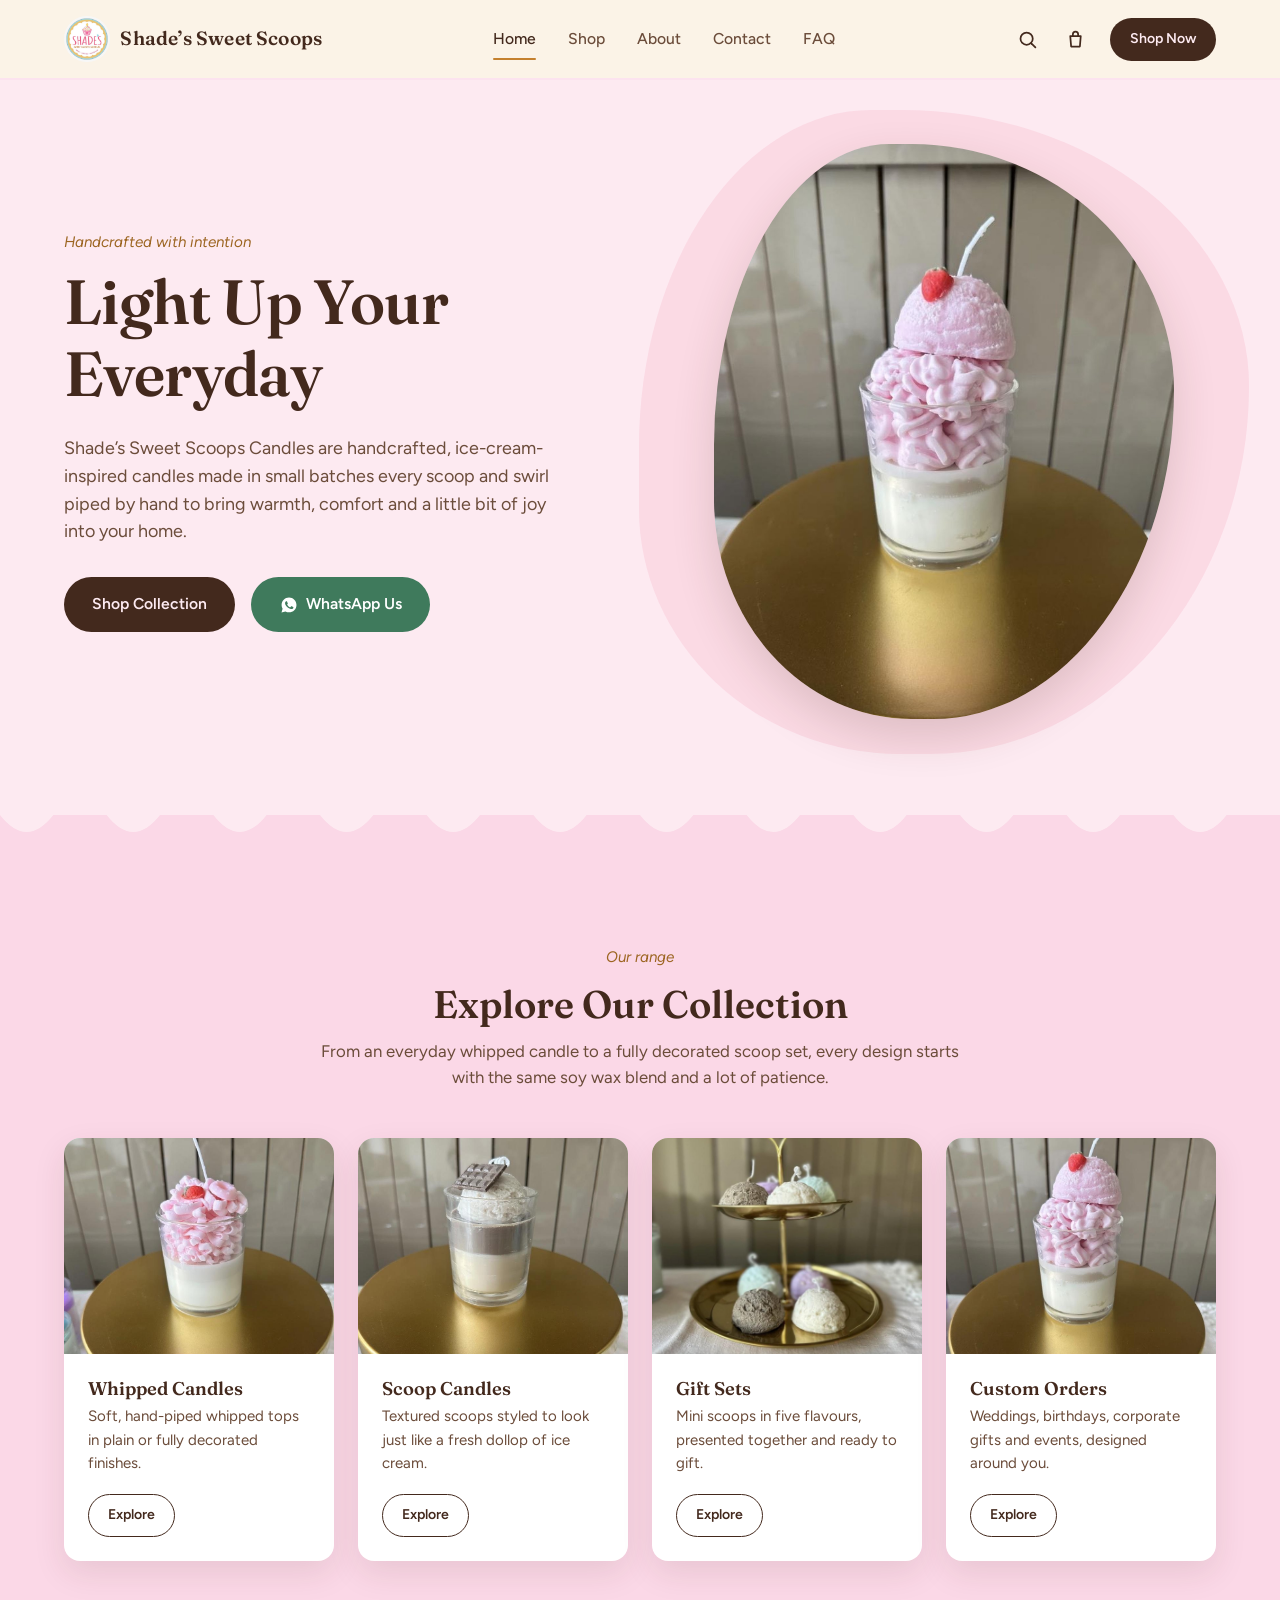
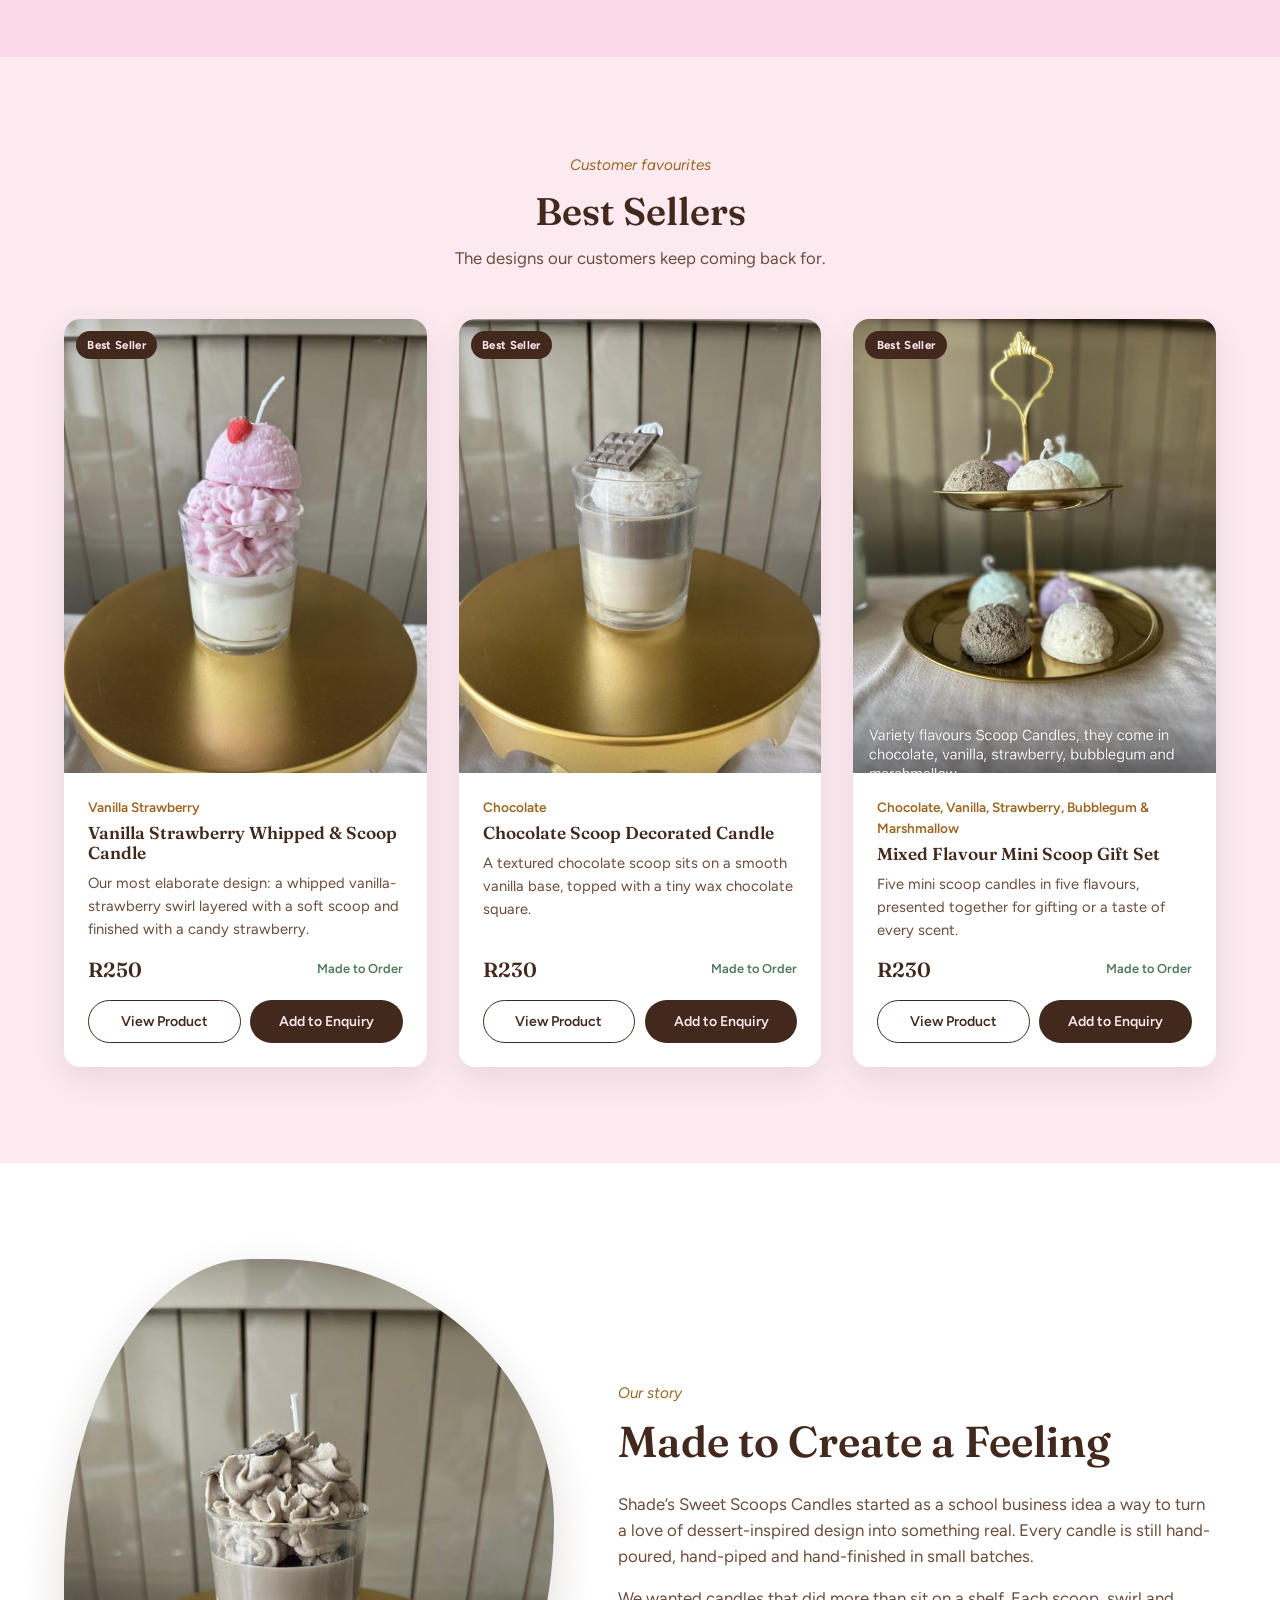
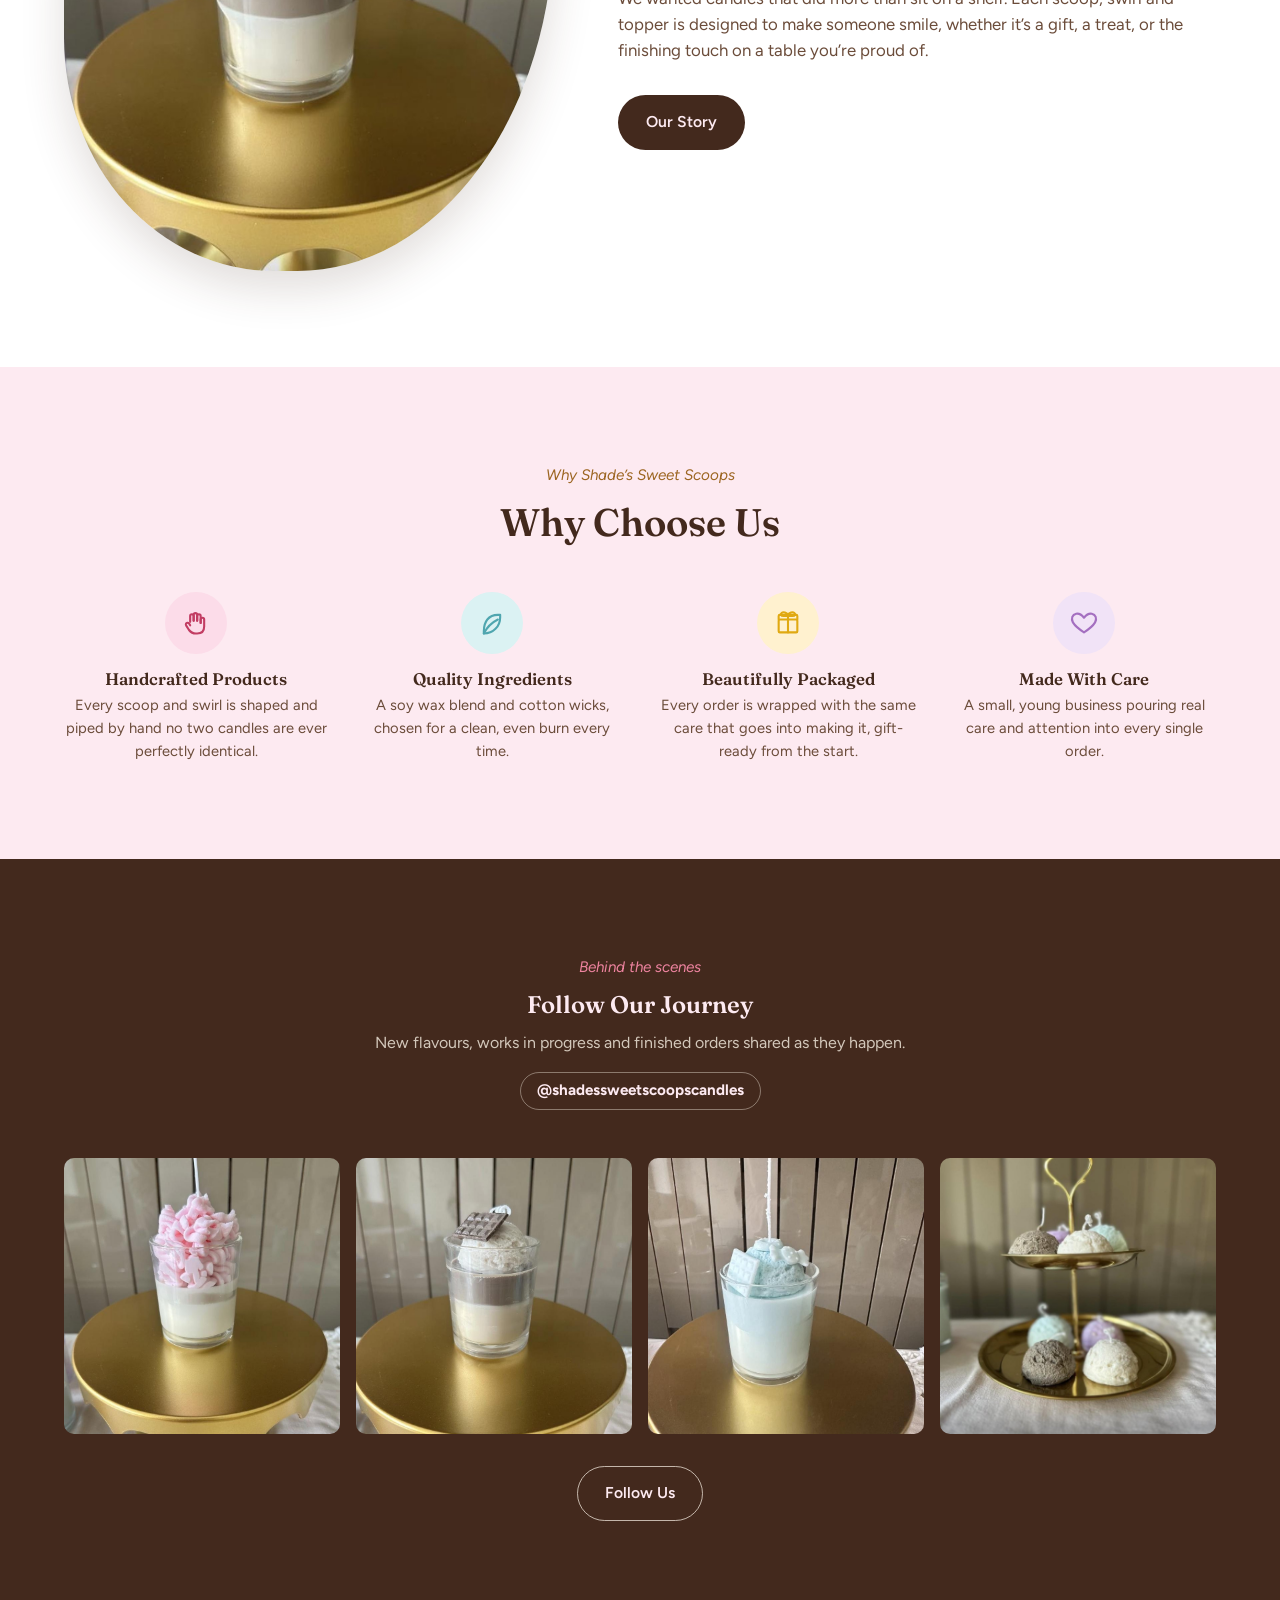
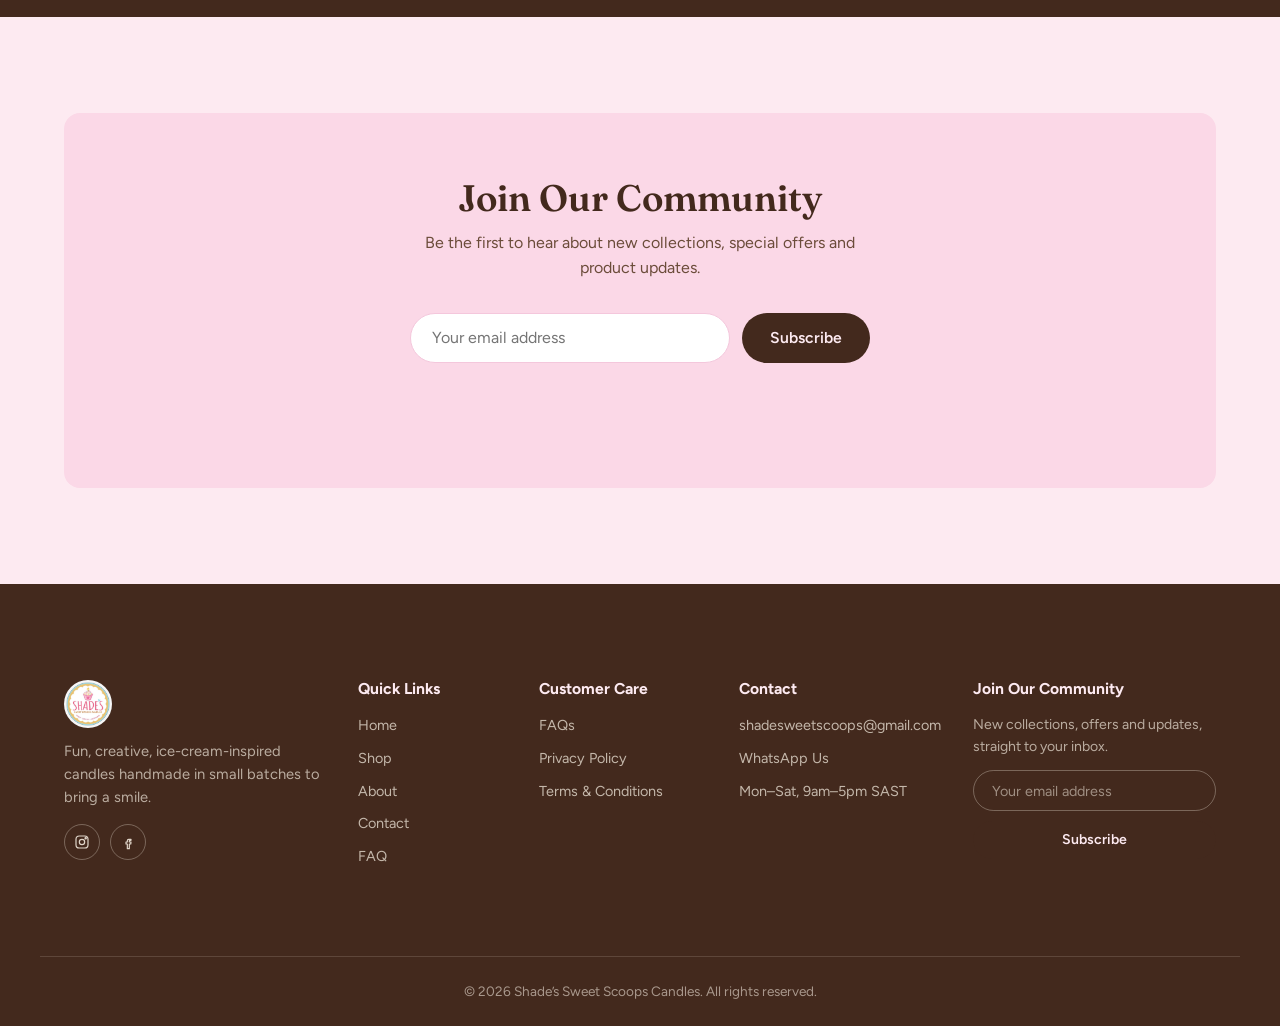
<file: index.html>
<!DOCTYPE html>
<html lang="en">
<head>
<meta charset="UTF-8">
<meta name="viewport" content="width=device-width, initial-scale=1.0">
<title>Shade's Sweet Scoops Candles — Handcrafted Ice-Cream Inspired Candles</title>
<meta name="description" content="Handcrafted, ice-cream-inspired scoop and whipped candles made in small batches. Browse the collection and order via WhatsApp or email — no online payment needed.">
<link rel="canonical" href="https://sweetscoopcandles.co.za/" id="canonicalLink">
<meta property="og:type" content="website">
<meta property="og:site_name" content="Shade's Sweet Scoops Candles">
<meta property="og:title" content="Shade's Sweet Scoops Candles — Handcrafted Ice-Cream Inspired Candles" id="ogTitle">
<meta property="og:description" content="Handcrafted, ice-cream-inspired scoop and whipped candles made in small batches. Browse the collection and order via WhatsApp or email — no online payment needed." id="ogDescription">
<meta property="og:image" content="https://sweetscoopcandles.co.za/images/lifestyle/hero-whipped-scoop.jpg" id="ogImage">
<meta property="og:url" content="https://sweetscoopcandles.co.za/" id="ogUrl">
<meta property="og:locale" content="en_ZA">
<meta name="twitter:card" content="summary_large_image">
<meta name="twitter:title" content="Shade's Sweet Scoops Candles — Handcrafted Ice-Cream Inspired Candles" id="twitterTitle">
<meta name="twitter:description" content="Handcrafted, ice-cream-inspired scoop and whipped candles made in small batches. Browse the collection and order via WhatsApp or email — no online payment needed." id="twitterDescription">
<meta name="twitter:image" content="https://sweetscoopcandles.co.za/images/lifestyle/hero-whipped-scoop.jpg" id="twitterImage">
<link rel="icon" href="images/logo.jpg">
<link rel="stylesheet" href="css/style.css">
<script type="application/ld+json">
{
  "@context": "https://schema.org",
  "@type": "LocalBusiness",
  "@id": "https://sweetscoopcandles.co.za/#business",
  "name": "Shade's Sweet Scoops Candles",
  "description": "Handcrafted, ice-cream-inspired scoop and whipped candles made in small batches in South Africa.",
  "url": "https://sweetscoopcandles.co.za/",
  "email": "shadesweetscoops@gmail.com",
  "image": "https://sweetscoopcandles.co.za/images/logo.jpg",
  "logo": "https://sweetscoopcandles.co.za/images/logo.jpg",
  "priceRange": "R50 - R250",
  "areaServed": "ZA",
  "sameAs": []
}
</script>
</head>
<body data-page="home">
<a href="#main" class="skip-link">Skip to content</a>

<header class="site-header">
  <div class="container header-inner">
    <a href="index.html" class="brand">
      <img src="images/logo.jpg" alt="Shade's Sweet Scoops Candles logo" class="brand-logo" width="46" height="46">
      <span class="brand-name">Shade&rsquo;s Sweet Scoops</span>
    </a>
    <nav class="main-nav" aria-label="Primary">
      <a href="index.html" class="nav-link" data-nav="home">Home</a>
      <a href="shop.html" class="nav-link" data-nav="shop">Shop</a>
      <a href="about.html" class="nav-link" data-nav="about">About</a>
      <a href="contact.html" class="nav-link" data-nav="contact">Contact</a>
      <a href="faq.html" class="nav-link" data-nav="faq">FAQ</a>
    </nav>
    <div class="header-actions">
      <button class="icon-btn" id="searchToggle" aria-label="Search products" aria-expanded="false">
        <svg viewBox="0 0 24 24" fill="none" stroke="currentColor" stroke-width="2" stroke-linecap="round"><circle cx="11" cy="11" r="7"/><line x1="21" y1="21" x2="16.65" y2="16.65"/></svg>
      </button>
      <a href="enquiry.html" class="icon-btn" aria-label="Enquiry Bag">
        <svg viewBox="0 0 24 24" fill="none" stroke="currentColor" stroke-width="2" stroke-linecap="round" stroke-linejoin="round"><path d="M6 8h12l-1 12H7L6 8Z"/><path d="M9 8V6a3 3 0 0 1 6 0v2"/></svg>
        <span class="badge-count" data-bag-count style="display:none;">0</span>
      </a>
      <a href="shop.html" class="btn btn-primary btn-sm shop-now-btn">Shop Now</a>
      <button class="hamburger" id="hamburgerBtn" aria-label="Open menu" aria-expanded="false">
        <span></span><span></span><span></span>
      </button>
    </div>
  </div>
  <div class="search-panel" id="searchPanel">
    <div class="container search-panel-inner">
      <input type="search" id="headerSearchInput" placeholder="Search candles, flavours, gift sets…" aria-label="Search products">
      <button class="btn btn-primary btn-sm" id="headerSearchBtn">Search</button>
      <button class="icon-btn" id="searchClose" aria-label="Close search">
        <svg viewBox="0 0 24 24" fill="none" stroke="currentColor" stroke-width="2" stroke-linecap="round"><line x1="18" y1="6" x2="6" y2="18"/><line x1="6" y1="6" x2="18" y2="18"/></svg>
      </button>
    </div>
  </div>
  <nav class="mobile-nav" id="mobileNav" aria-label="Mobile">
    <a href="index.html" class="mobile-nav-link" data-nav="home">Home</a>
    <a href="shop.html" class="mobile-nav-link" data-nav="shop">Shop</a>
    <a href="about.html" class="mobile-nav-link" data-nav="about">About</a>
    <a href="contact.html" class="mobile-nav-link" data-nav="contact">Contact</a>
    <a href="faq.html" class="mobile-nav-link" data-nav="faq">FAQ</a>
    <a href="enquiry.html" class="mobile-nav-link" data-nav="enquiry">Enquiry Bag (<span data-bag-count>0</span>)</a>
    <a href="shop.html" class="btn btn-primary btn-block">Shop Now</a>
  </nav>
</header>

<main id="main">

  <section class="hero">
    <div class="container hero-inner">
      <div class="hero-copy">
        <span class="eyebrow">Handcrafted with intention</span>
        <h1>Light Up Your Everyday</h1>
        <p>Shade&rsquo;s Sweet Scoops Candles are handcrafted, ice-cream-inspired candles made in small batches every scoop and swirl piped by hand to bring warmth, comfort and a little bit of joy into your home.</p>
        <div class="hero-actions">
          <a href="shop.html" class="btn btn-primary">Shop Collection</a>
          <a href="#" class="btn btn-whatsapp" data-whatsapp-link data-whatsapp-message="Hi! I'd love to find out more about your candles.">
            <svg width="18" height="18" viewBox="0 0 24 24" fill="currentColor"><path d="M12.04 2C6.58 2 2.13 6.45 2.13 11.91c0 1.75.46 3.45 1.32 4.95L2 22l5.29-1.39a9.9 9.9 0 0 0 4.75 1.21h.01c5.46 0 9.91-4.45 9.91-9.91C21.96 6.45 17.5 2 12.04 2Zm5.8 14.02c-.24.68-1.4 1.31-1.93 1.36-.5.05-.98.23-3.29-.7-2.79-1.13-4.58-3.94-4.72-4.13-.14-.19-1.13-1.5-1.13-2.86 0-1.36.71-2.03.97-2.3.24-.26.53-.32.7-.32h.5c.16 0 .38-.03.58.44.24.57.8 1.96.87 2.1.07.15.11.32.02.51-.09.19-.14.31-.28.47-.14.16-.29.36-.42.48-.14.14-.28.29-.12.57.16.28.71 1.17 1.53 1.9 1.05.94 1.94 1.23 2.22 1.37.28.14.44.12.61-.07.16-.19.68-.79.87-1.06.19-.27.37-.22.62-.13.26.09 1.63.77 1.91.91.28.14.47.21.54.33.07.12.07.68-.17 1.36Z"/></svg>
            WhatsApp Us
          </a>
        </div>
      </div>
      <div class="hero-media">
        <img src="images/lifestyle/hero-whipped-scoop.jpg" alt="Vanilla strawberry whipped and scoop candle, styled on a gold stand" width="700" height="848">
      </div>
    </div>
  </section>

  <svg class="scallop-divider" viewBox="0 0 400 20" preserveAspectRatio="none" aria-hidden="true">
    <path d="M0 0 Q 8.33 20 16.67 0 T 33.33 0 T 50 0 T 66.67 0 T 83.33 0 T 100 0 T 116.67 0 T 133.33 0 T 150 0 T 166.67 0 T 183.33 0 T 200 0 T 216.67 0 T 233.33 0 T 250 0 T 266.67 0 T 283.33 0 T 300 0 T 316.67 0 T 333.33 0 T 350 0 T 366.67 0 T 383.33 0 T 400 0 V20 H0 Z" fill="var(--cream-deep)"/>
  </svg>

  <section class="section-alt" style="background:var(--cream-deep);">
    <div class="container">
      <div class="section-head centered">
        <span class="eyebrow">Our range</span>
        <h2>Explore Our Collection</h2>
        <p>From an everyday whipped candle to a fully decorated scoop set, every design starts with the same soy wax blend and a lot of patience.</p>
      </div>
      <div class="collection-grid">
        <article class="collection-card">
          <div class="collection-card-media"><img src="images/products/whipped-decorated-vanilla-strawberry.jpg" alt="Whipped candle with strawberry topping" loading="lazy" width="500" height="400"></div>
          <div class="collection-card-body">
            <h3>Whipped Candles</h3>
            <p>Soft, hand-piped whipped tops in plain or fully decorated finishes.</p>
            <a href="shop.html#category=whipped" class="btn btn-secondary btn-sm">Explore</a>
          </div>
        </article>
        <article class="collection-card">
          <div class="collection-card-media"><img src="images/products/scoop-decorated-chocolate.jpg" alt="Chocolate scoop candle in a glass tumbler" loading="lazy" width="500" height="400"></div>
          <div class="collection-card-body">
            <h3>Scoop Candles</h3>
            <p>Textured scoops styled to look just like a fresh dollop of ice cream.</p>
            <a href="shop.html#category=scoop" class="btn btn-secondary btn-sm">Explore</a>
          </div>
        </article>
        <article class="collection-card">
          <div class="collection-card-media"><img src="images/lifestyle/variety-stand.jpg" alt="Mixed flavour mini scoop candles on a tiered stand" loading="lazy" width="500" height="400"></div>
          <div class="collection-card-body">
            <h3>Gift Sets</h3>
            <p>Mini scoops in five flavours, presented together and ready to gift.</p>
            <a href="shop.html#category=giftset" class="btn btn-secondary btn-sm">Explore</a>
          </div>
        </article>
        <article class="collection-card">
          <div class="collection-card-media"><img src="images/products/whipped-scoop-vanilla-strawberry.jpg" alt="Custom decorated candle example" loading="lazy" width="500" height="400"></div>
          <div class="collection-card-body">
            <h3>Custom Orders</h3>
            <p>Weddings, birthdays, corporate gifts and events, designed around you.</p>
            <a href="contact.html#custom" class="btn btn-secondary btn-sm">Explore</a>
          </div>
        </article>
      </div>
    </div>
  </section>

  <section>
    <div class="container">
      <div class="section-head centered">
        <span class="eyebrow">Customer favourites</span>
        <h2>Best Sellers</h2>
        <p>The designs our customers keep coming back for.</p>
      </div>
      <div class="product-grid" id="bestSellersGrid">
        <!-- Rendered by js/main.js — renderBestSellers() -->
      </div>
    </div>
  </section>

  <section class="section-alt">
    <div class="container editorial">
      <div class="editorial-media">
        <img src="images/lifestyle/brand-story.jpg" alt="Chocolate whipped decorated candle on a gold stand" width="600" height="727">
      </div>
      <div class="editorial-copy">
        <span class="eyebrow">Our story</span>
        <h2>Made to Create a Feeling</h2>
        <p>Shade&rsquo;s Sweet Scoops Candles started as a school business idea a way to turn a love of dessert-inspired design into something real. Every candle is still hand-poured, hand-piped and hand-finished in small batches.</p>
        <p>We wanted candles that did more than sit on a shelf. Each scoop, swirl and topper is designed to make someone smile, whether it&rsquo;s a gift, a treat, or the finishing touch on a table you&rsquo;re proud of.</p>
        <a href="about.html" class="btn btn-primary">Our Story</a>
      </div>
    </div>
  </section>

  <section>
    <div class="container">
      <div class="section-head centered">
        <span class="eyebrow">Why Shade&rsquo;s Sweet Scoops</span>
        <h2>Why Choose Us</h2>
      </div>
      <div class="benefits-grid">
        <div class="benefit">
          <div class="benefit-icon"><svg viewBox="0 0 24 24" fill="none" stroke="currentColor" stroke-width="1.8" stroke-linecap="round" stroke-linejoin="round"><path d="M7 11V6a1.5 1.5 0 0 1 3 0v4"/><path d="M10 10V5a1.5 1.5 0 0 1 3 0v5"/><path d="M13 10V6a1.5 1.5 0 0 1 3 0v6"/><path d="M16 12V9a1.5 1.5 0 0 1 3 0v6c0 3.5-2 6-6 6h-1c-3 0-4.5-1-6-3l-2.5-4c-.5-.9 0-2 1-2.2.7-.1 1.3.2 1.7.8L7 14"/></svg></div>
          <h3>Handcrafted Products</h3>
          <p>Every scoop and swirl is shaped and piped by hand no two candles are ever perfectly identical.</p>
        </div>
        <div class="benefit">
          <div class="benefit-icon"><svg viewBox="0 0 24 24" fill="none" stroke="currentColor" stroke-width="1.8" stroke-linecap="round" stroke-linejoin="round"><path d="M5 21c8 0 14-6 14-14V5h-2C9 5 5 11 5 19v2Z"/><path d="M5 21c3-6 6-9 12-12"/></svg></div>
          <h3>Quality Ingredients</h3>
          <p>A soy wax blend and cotton wicks, chosen for a clean, even burn every time.</p>
        </div>
        <div class="benefit">
          <div class="benefit-icon"><svg viewBox="0 0 24 24" fill="none" stroke="currentColor" stroke-width="1.8" stroke-linecap="round" stroke-linejoin="round"><rect x="4" y="9" width="16" height="11" rx="1"/><path d="M4 9V6a1 1 0 0 1 1-1h14a1 1 0 0 1 1 1v3"/><path d="M12 5v15"/><path d="M12 5c-1.2-2-4-3-5.5-1.6C5.1 4.5 6 6 8 6h4Z"/><path d="M12 5c1.2-2 4-3 5.5-1.6C18.9 4.5 18 6 16 6h-4Z"/></svg></div>
          <h3>Beautifully Packaged</h3>
          <p>Every order is wrapped with the same care that goes into making it, gift-ready from the start.</p>
        </div>
        <div class="benefit">
          <div class="benefit-icon"><svg viewBox="0 0 24 24" fill="none" stroke="currentColor" stroke-width="1.8" stroke-linecap="round" stroke-linejoin="round"><path d="M12 20s-7-4.35-9.5-8.5C.7 8.2 2 4.8 5.3 4.1 7.6 3.6 10 5 12 7.5 14 5 16.4 3.6 18.7 4.1 22 4.8 23.3 8.2 21.5 11.5 19 15.65 12 20 12 20Z"/></svg></div>
          <h3>Made With Care</h3>
          <p>A small, young business pouring real care and attention into every single order.</p>
        </div>
      </div>
    </div>
  </section>

  <section class="social-section">
    <div class="container">
      <div class="social-head">
        <span class="eyebrow">Behind the scenes</span>
        <h2>Follow Our Journey</h2>
        <p>New flavours, works in progress and finished orders shared as they happen.</p>
        <span class="social-handle" data-instagram-handle>@shadessweetscoopscandles</span>
      </div>
      <div class="social-gallery">
        <img src="images/products/whipped-vanilla-strawberry.jpg" alt="Vanilla strawberry whipped candle" loading="lazy" width="400" height="400">
        <img src="images/products/scoop-decorated-chocolate.jpg" alt="Chocolate scoop decorated candle" loading="lazy" width="400" height="400">
        <img src="images/products/scoop-decorated-bubblegum.jpg" alt="Bubblegum scoop decorated candle" loading="lazy" width="400" height="400">
        <img src="images/lifestyle/variety-stand.jpg" alt="Variety of mini scoop candles on a stand" loading="lazy" width="400" height="400">
      </div>
      <a href="#" class="btn btn-outline-light" data-instagram-link>Follow Us</a>
    </div>
  </section>

  <section>
    <div class="container">
      <div class="newsletter">
        <h2>Join Our Community</h2>
        <p>Be the first to hear about new collections, special offers and product updates.</p>
        <form class="newsletter-form" id="homeNewsletterForm" novalidate>
          <input type="email" placeholder="Your email address" aria-label="Email address" required>
          <button type="submit" class="btn btn-primary">Subscribe</button>
        </form>
        <p class="form-msg" id="homeNewsletterMsg"></p>
      </div>
    </div>
  </section>

</main>

<footer class="site-footer">
  <div class="container footer-grid">
    <div class="footer-brand">
      <img src="images/logo.jpg" alt="Shade's Sweet Scoops Candles logo" class="footer-logo" width="48" height="48">
      <p>Fun, creative, ice-cream-inspired candles handmade in small batches to bring a smile.</p>
      <div class="social-links">
        <a href="#" aria-label="Instagram" data-instagram-link>
          <svg viewBox="0 0 24 24" fill="none" stroke="currentColor" stroke-width="1.8"><rect x="3" y="3" width="18" height="18" rx="5"/><circle cx="12" cy="12" r="4"/><circle cx="17.5" cy="6.5" r="1"/></svg>
        </a>
        <a href="#" aria-label="Facebook">
          <svg viewBox="0 0 24 24" fill="none" stroke="currentColor" stroke-width="1.8" stroke-linecap="round" stroke-linejoin="round"><path d="M15 8h-2a2 2 0 0 0-2 2v2H9v3h2v7h3v-7h2.2l.3-3H14v-1.5c0-.6.4-1 1-1h1.5V8Z"/></svg>
        </a>
      </div>
    </div>
    <div class="footer-col">
      <h3>Quick Links</h3>
      <a href="index.html">Home</a>
      <a href="shop.html">Shop</a>
      <a href="about.html">About</a>
      <a href="contact.html">Contact</a>
      <a href="faq.html">FAQ</a>
    </div>
    <div class="footer-col">
      <h3>Customer Care</h3>
      <a href="faq.html">FAQs</a>
      <a href="privacy.html">Privacy Policy</a>
      <a href="terms.html">Terms &amp; Conditions</a>
    </div>
    <div class="footer-col">
      <h3>Contact</h3>
      <a href="mailto:shadesweetscoops@gmail.com" data-email-link>shadesweetscoops@gmail.com</a>
      <a href="#" data-whatsapp-link data-whatsapp-message="Hi! I'd like to get in touch.">WhatsApp Us</a>
      <span>Mon&ndash;Sat, 9am&ndash;5pm SAST</span>
    </div>
    <div class="footer-col footer-newsletter">
      <h3>Join Our Community</h3>
      <p style="font-size:0.88rem;color:rgba(251,243,231,0.65);margin-bottom:0.8rem;">New collections, offers and updates, straight to your inbox.</p>
      <form class="footer-newsletter-form" id="footerNewsletterForm" novalidate>
        <input type="email" placeholder="Your email address" aria-label="Email address" required>
        <button type="submit" class="btn btn-primary btn-sm">Subscribe</button>
      </form>
      <p class="form-msg" id="footerNewsletterMsg"></p>
    </div>
  </div>
  <div class="footer-bottom container">
    <p>&copy; <span id="footerYear">2026</span> Shade&rsquo;s Sweet Scoops Candles. All rights reserved.</p>
  </div>
</footer>

<script src="js/products.js"></script>
<script src="js/main.js"></script>
<script>
  wireNewsletterForm(document.getElementById("homeNewsletterForm"), document.getElementById("homeNewsletterMsg"));
</script>
</body>
</html>
</file>
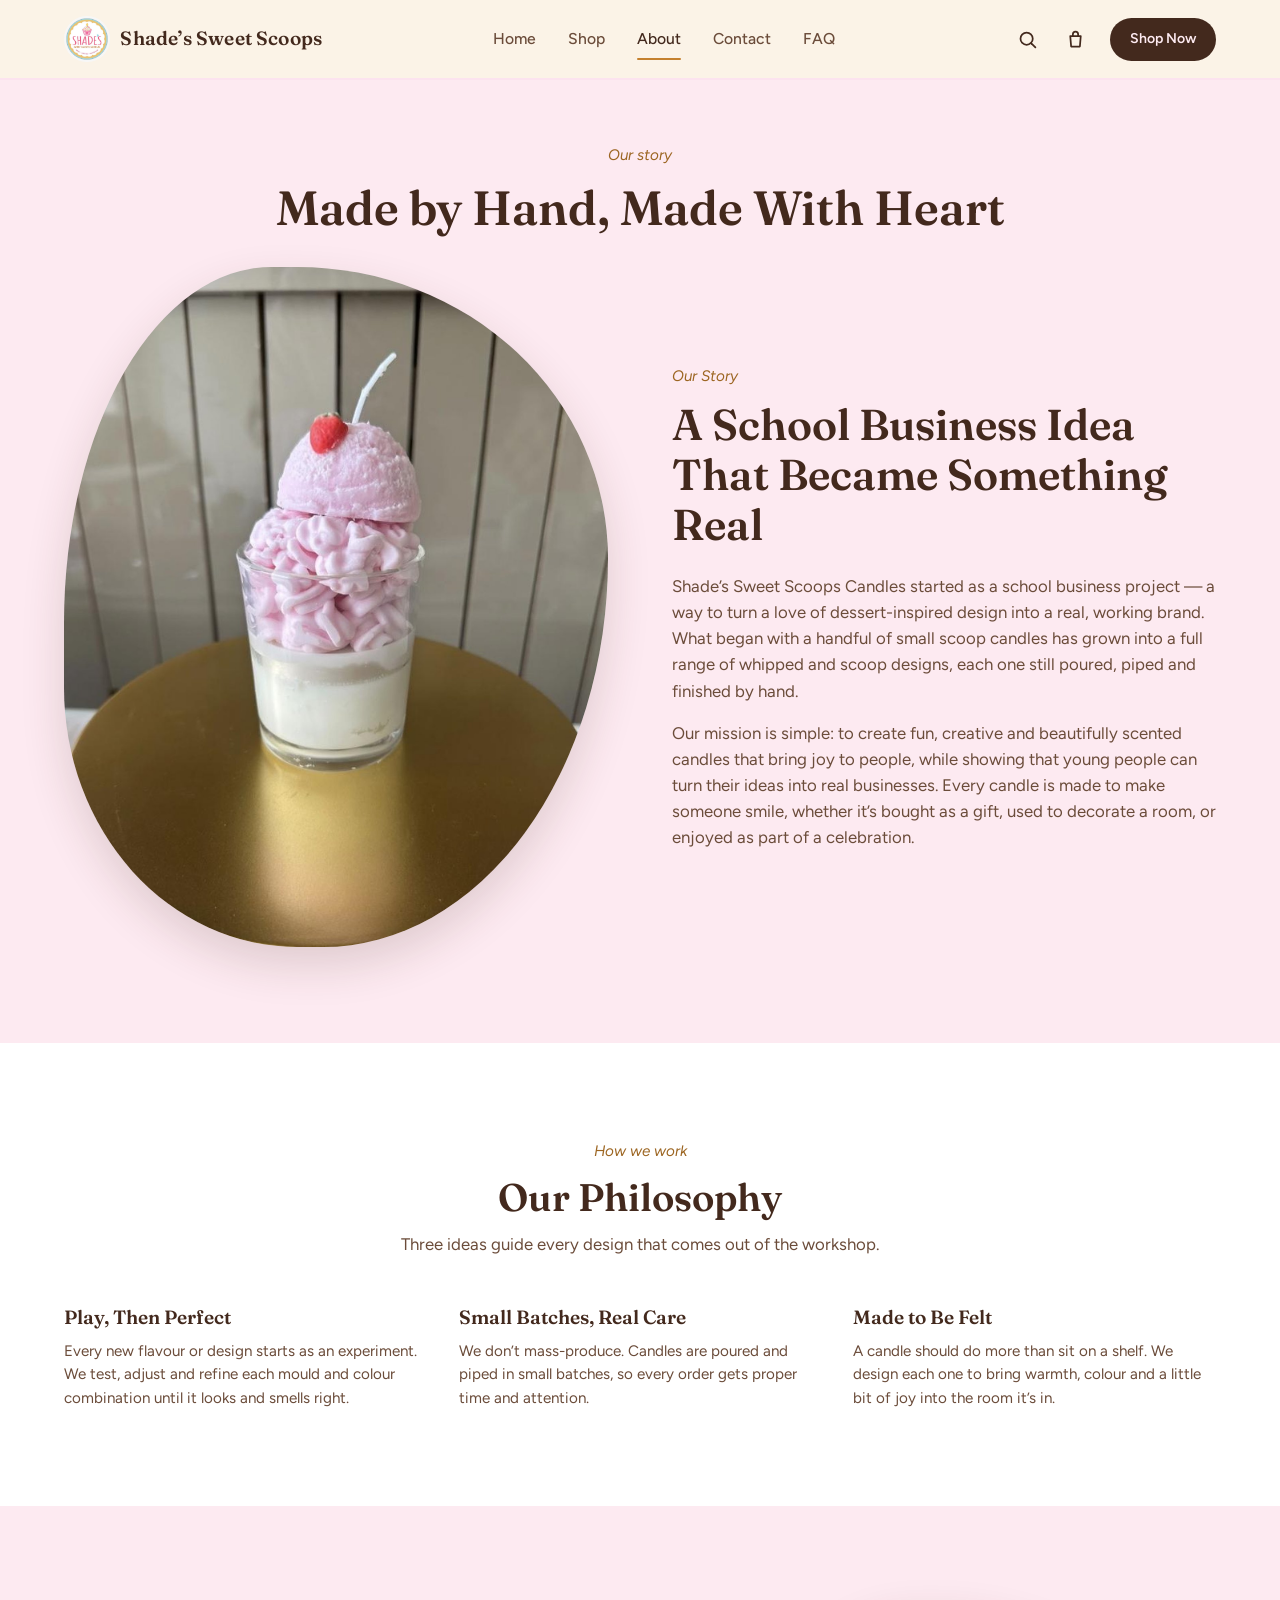
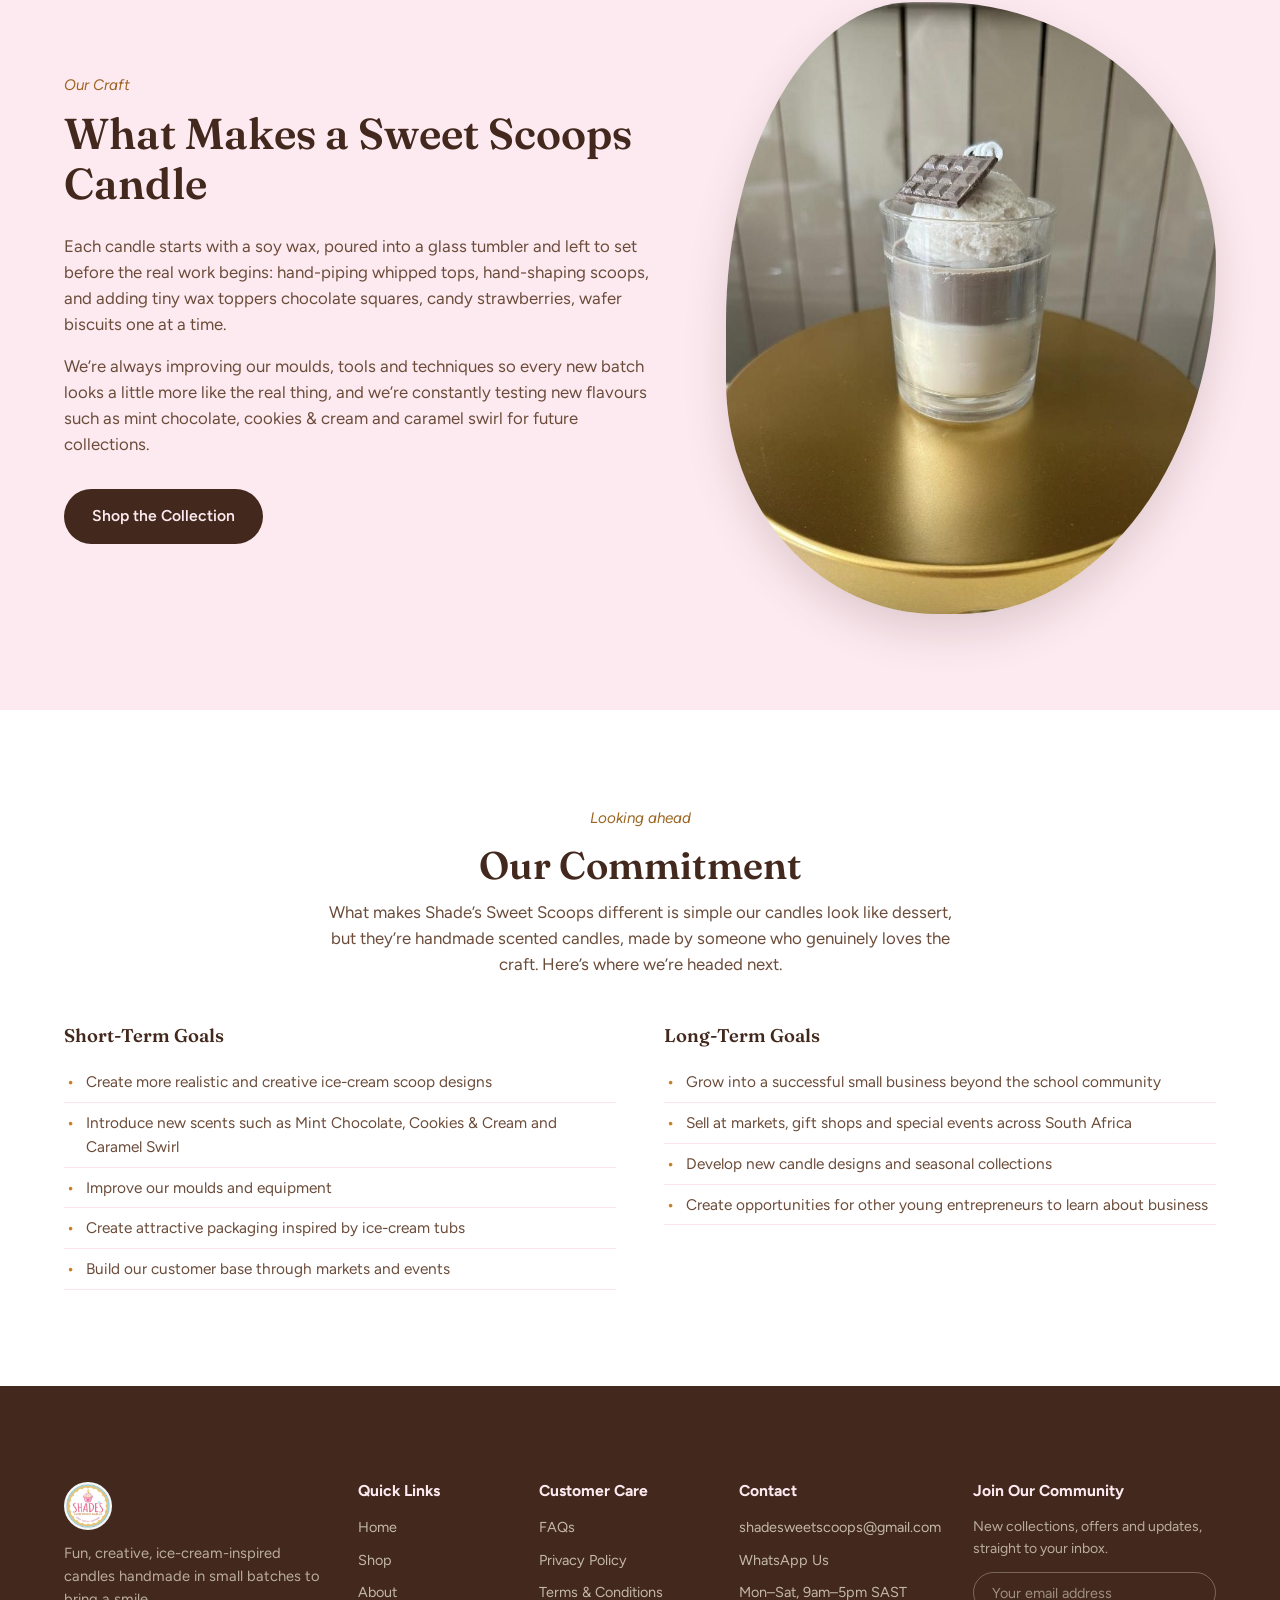
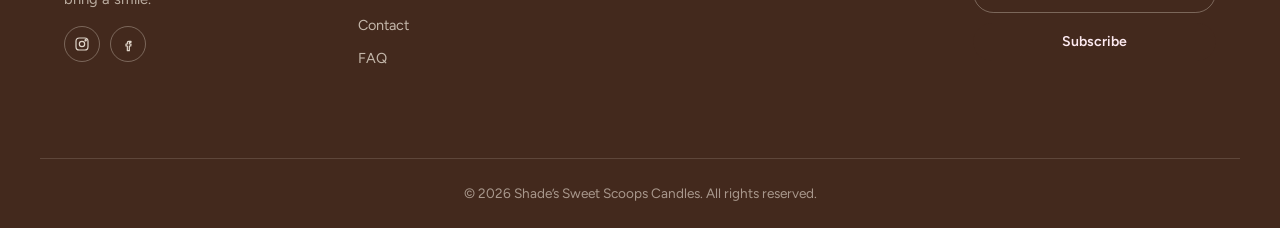
<file: about.html>
<!DOCTYPE html>
<html lang="en">
<head>
<meta charset="UTF-8">
<meta name="viewport" content="width=device-width, initial-scale=1.0">
<title>About — Shade's Sweet Scoops Candles</title>
<meta name="description" content="The story behind Shade's Sweet Scoops Candles — a young South African candle brand handcrafting ice-cream-inspired candles in small batches.">
<link rel="canonical" href="https://sweetscoopcandles.co.za/about.html" id="canonicalLink">
<meta property="og:type" content="website">
<meta property="og:site_name" content="Shade's Sweet Scoops Candles">
<meta property="og:title" content="About — Shade's Sweet Scoops Candles" id="ogTitle">
<meta property="og:description" content="The story behind Shade's Sweet Scoops Candles — a young South African candle brand handcrafting ice-cream-inspired candles in small batches." id="ogDescription">
<meta property="og:image" content="https://sweetscoopcandles.co.za/images/lifestyle/hero-whipped-scoop.jpg" id="ogImage">
<meta property="og:url" content="https://sweetscoopcandles.co.za/about.html" id="ogUrl">
<meta property="og:locale" content="en_ZA">
<meta name="twitter:card" content="summary_large_image">
<meta name="twitter:title" content="About — Shade's Sweet Scoops Candles" id="twitterTitle">
<meta name="twitter:description" content="The story behind Shade's Sweet Scoops Candles — a young South African candle brand handcrafting ice-cream-inspired candles in small batches." id="twitterDescription">
<meta name="twitter:image" content="https://sweetscoopcandles.co.za/images/lifestyle/hero-whipped-scoop.jpg" id="twitterImage">
<link rel="icon" href="images/logo.jpg">
<link rel="stylesheet" href="css/style.css">
</head>
<body data-page="about">
<a href="#main" class="skip-link">Skip to content</a>

<header class="site-header">
  <div class="container header-inner">
    <a href="index.html" class="brand">
      <img src="images/logo.jpg" alt="Shade's Sweet Scoops Candles logo" class="brand-logo" width="46" height="46">
      <span class="brand-name">Shade&rsquo;s Sweet Scoops</span>
    </a>
    <nav class="main-nav" aria-label="Primary">
      <a href="index.html" class="nav-link" data-nav="home">Home</a>
      <a href="shop.html" class="nav-link" data-nav="shop">Shop</a>
      <a href="about.html" class="nav-link" data-nav="about">About</a>
      <a href="contact.html" class="nav-link" data-nav="contact">Contact</a>
      <a href="faq.html" class="nav-link" data-nav="faq">FAQ</a>
    </nav>
    <div class="header-actions">
      <button class="icon-btn" id="searchToggle" aria-label="Search products" aria-expanded="false">
        <svg viewBox="0 0 24 24" fill="none" stroke="currentColor" stroke-width="2" stroke-linecap="round"><circle cx="11" cy="11" r="7"/><line x1="21" y1="21" x2="16.65" y2="16.65"/></svg>
      </button>
      <a href="enquiry.html" class="icon-btn" aria-label="Enquiry Bag">
        <svg viewBox="0 0 24 24" fill="none" stroke="currentColor" stroke-width="2" stroke-linecap="round" stroke-linejoin="round"><path d="M6 8h12l-1 12H7L6 8Z"/><path d="M9 8V6a3 3 0 0 1 6 0v2"/></svg>
        <span class="badge-count" data-bag-count style="display:none;">0</span>
      </a>
      <a href="shop.html" class="btn btn-primary btn-sm shop-now-btn">Shop Now</a>
      <button class="hamburger" id="hamburgerBtn" aria-label="Open menu" aria-expanded="false">
        <span></span><span></span><span></span>
      </button>
    </div>
  </div>
  <div class="search-panel" id="searchPanel">
    <div class="container search-panel-inner">
      <input type="search" id="headerSearchInput" placeholder="Search candles, flavours, gift sets…" aria-label="Search products">
      <button class="btn btn-primary btn-sm" id="headerSearchBtn">Search</button>
      <button class="icon-btn" id="searchClose" aria-label="Close search">
        <svg viewBox="0 0 24 24" fill="none" stroke="currentColor" stroke-width="2" stroke-linecap="round"><line x1="18" y1="6" x2="6" y2="18"/><line x1="6" y1="6" x2="18" y2="18"/></svg>
      </button>
    </div>
  </div>
  <nav class="mobile-nav" id="mobileNav" aria-label="Mobile">
    <a href="index.html" class="mobile-nav-link" data-nav="home">Home</a>
    <a href="shop.html" class="mobile-nav-link" data-nav="shop">Shop</a>
    <a href="about.html" class="mobile-nav-link" data-nav="about">About</a>
    <a href="contact.html" class="mobile-nav-link" data-nav="contact">Contact</a>
    <a href="faq.html" class="mobile-nav-link" data-nav="faq">FAQ</a>
    <a href="enquiry.html" class="mobile-nav-link" data-nav="enquiry">Enquiry Bag (<span data-bag-count>0</span>)</a>
    <a href="shop.html" class="btn btn-primary btn-block">Shop Now</a>
  </nav>
</header>

<main id="main">

  <section class="page-banner">
    <div class="container">
      <span class="eyebrow">Our story</span>
      <h1>Made by Hand, Made With Heart</h1>
    </div>
  </section>

  <section style="padding-top:0;">
    <div class="container about-hero">
      <img src="images/lifestyle/hero-whipped-scoop.jpg" alt="Vanilla strawberry whipped and scoop candle" width="600" height="727">
      <div>
        <span class="eyebrow">Our Story</span>
        <h2 style="font-size:clamp(1.9rem,3.4vw,2.7rem);margin-bottom:var(--sp-4);">A School Business Idea That Became Something Real</h2>
        <p style="color:var(--choc-soft);margin-bottom:var(--sp-3);font-size:1.05rem;">Shade&rsquo;s Sweet Scoops Candles started as a school business project — a way to turn a love of dessert-inspired design into a real, working brand. What began with a handful of small scoop candles has grown into a full range of whipped and scoop designs, each one still poured, piped and finished by hand.</p>
        <p style="color:var(--choc-soft);font-size:1.05rem;">Our mission is simple: to create fun, creative and beautifully scented candles that bring joy to people, while showing that young people can turn their ideas into real businesses. Every candle is made to make someone smile, whether it&rsquo;s bought as a gift, used to decorate a room, or enjoyed as part of a celebration.</p>
      </div>
    </div>
  </section>

  <section class="section-alt">
    <div class="container">
      <div class="section-head centered">
        <span class="eyebrow">How we work</span>
        <h2>Our Philosophy</h2>
        <p>Three ideas guide every design that comes out of the workshop.</p>
      </div>
      <div class="philosophy-grid">
        <div class="philosophy-card">
          <h3>Play, Then Perfect</h3>
          <p>Every new flavour or design starts as an experiment. We test, adjust and refine each mould and colour combination until it looks and smells right.</p>
        </div>
        <div class="philosophy-card">
          <h3>Small Batches, Real Care</h3>
          <p>We don&rsquo;t mass-produce. Candles are poured and piped in small batches, so every order gets proper time and attention.</p>
        </div>
        <div class="philosophy-card">
          <h3>Made to Be Felt</h3>
          <p>A candle should do more than sit on a shelf. We design each one to bring warmth, colour and a little bit of joy into the room it&rsquo;s in.</p>
        </div>
      </div>
    </div>
  </section>

  <section>
    <div class="container editorial reverse">
      <div class="editorial-media">
        <img src="images/products/scoop-decorated-chocolate.jpg" alt="Chocolate scoop decorated candle" width="600" height="750">
      </div>
      <div class="editorial-copy">
        <span class="eyebrow">Our Craft</span>
        <h2>What Makes a Sweet Scoops Candle</h2>
        <p>Each candle starts with a soy wax, poured into a glass tumbler and left to set before the real work begins: hand-piping whipped tops, hand-shaping scoops, and adding tiny wax toppers  chocolate squares, candy strawberries, wafer biscuits one at a time.</p>
        <p>We&rsquo;re always improving our moulds, tools and techniques so every new batch looks a little more like the real thing, and we&rsquo;re constantly testing new flavours such as mint chocolate, cookies &amp; cream and caramel swirl for future collections.</p>
        <a href="shop.html" class="btn btn-primary">Shop the Collection</a>
      </div>
    </div>
  </section>

  <section class="section-alt">
    <div class="container">
      <div class="section-head centered">
        <span class="eyebrow">Looking ahead</span>
        <h2>Our Commitment</h2>
        <p>What makes Shade&rsquo;s Sweet Scoops different is simple our candles look like dessert, but they&rsquo;re handmade scented candles, made by someone who genuinely loves the craft. Here&rsquo;s where we&rsquo;re headed next.</p>
      </div>
      <div class="goals-columns">
        <div>
          <h3>Short-Term Goals</h3>
          <ul>
            <li>Create more realistic and creative ice-cream scoop designs</li>
            <li>Introduce new scents such as Mint Chocolate, Cookies &amp; Cream and Caramel Swirl</li>
            <li>Improve our moulds and equipment</li>
            <li>Create attractive packaging inspired by ice-cream tubs</li>
            <li>Build our customer base through markets and events</li>
          </ul>
        </div>
        <div>
          <h3>Long-Term Goals</h3>
          <ul>
            <li>Grow into a successful small business beyond the school community</li>
            <li>Sell at markets, gift shops and special events across South Africa</li>
            <li>Develop new candle designs and seasonal collections</li>
            <li>Create opportunities for other young entrepreneurs to learn about business</li>
          </ul>
        </div>
      </div>
    </div>
  </section>

</main>

<footer class="site-footer">
  <div class="container footer-grid">
    <div class="footer-brand">
      <img src="images/logo.jpg" alt="Shade's Sweet Scoops Candles logo" class="footer-logo" width="48" height="48">
      <p>Fun, creative, ice-cream-inspired candles handmade in small batches to bring a smile.</p>
      <div class="social-links">
        <a href="#" aria-label="Instagram" data-instagram-link>
          <svg viewBox="0 0 24 24" fill="none" stroke="currentColor" stroke-width="1.8"><rect x="3" y="3" width="18" height="18" rx="5"/><circle cx="12" cy="12" r="4"/><circle cx="17.5" cy="6.5" r="1"/></svg>
        </a>
        <a href="#" aria-label="Facebook">
          <svg viewBox="0 0 24 24" fill="none" stroke="currentColor" stroke-width="1.8" stroke-linecap="round" stroke-linejoin="round"><path d="M15 8h-2a2 2 0 0 0-2 2v2H9v3h2v7h3v-7h2.2l.3-3H14v-1.5c0-.6.4-1 1-1h1.5V8Z"/></svg>
        </a>
      </div>
    </div>
    <div class="footer-col">
      <h3>Quick Links</h3>
      <a href="index.html">Home</a>
      <a href="shop.html">Shop</a>
      <a href="about.html">About</a>
      <a href="contact.html">Contact</a>
      <a href="faq.html">FAQ</a>
    </div>
    <div class="footer-col">
      <h3>Customer Care</h3>
      <a href="faq.html">FAQs</a>
      <a href="privacy.html">Privacy Policy</a>
      <a href="terms.html">Terms &amp; Conditions</a>
    </div>
    <div class="footer-col">
      <h3>Contact</h3>
      <a href="mailto:sweetsscoopcandles@gmail.com" data-email-link>shadesweetscoops@gmail.com</a>
      <a href="#" data-whatsapp-link data-whatsapp-message="Hi! I'd like to get in touch.">WhatsApp Us</a>
      <span>Mon&ndash;Sat, 9am&ndash;5pm SAST</span>
    </div>
    <div class="footer-col footer-newsletter">
      <h3>Join Our Community</h3>
      <p style="font-size:0.88rem;color:rgba(251,243,231,0.65);margin-bottom:0.8rem;">New collections, offers and updates, straight to your inbox.</p>
      <form class="footer-newsletter-form" id="footerNewsletterForm" novalidate>
        <input type="email" placeholder="Your email address" aria-label="Email address" required>
        <button type="submit" class="btn btn-primary btn-sm">Subscribe</button>
      </form>
      <p class="form-msg" id="footerNewsletterMsg"></p>
    </div>
  </div>
  <div class="footer-bottom container">
    <p>&copy; <span id="footerYear">2026</span> Shade&rsquo;s Sweet Scoops Candles. All rights reserved.</p>
  </div>
</footer>

<script src="js/products.js"></script>
<script src="js/main.js"></script>
</body>
</html>
</file>
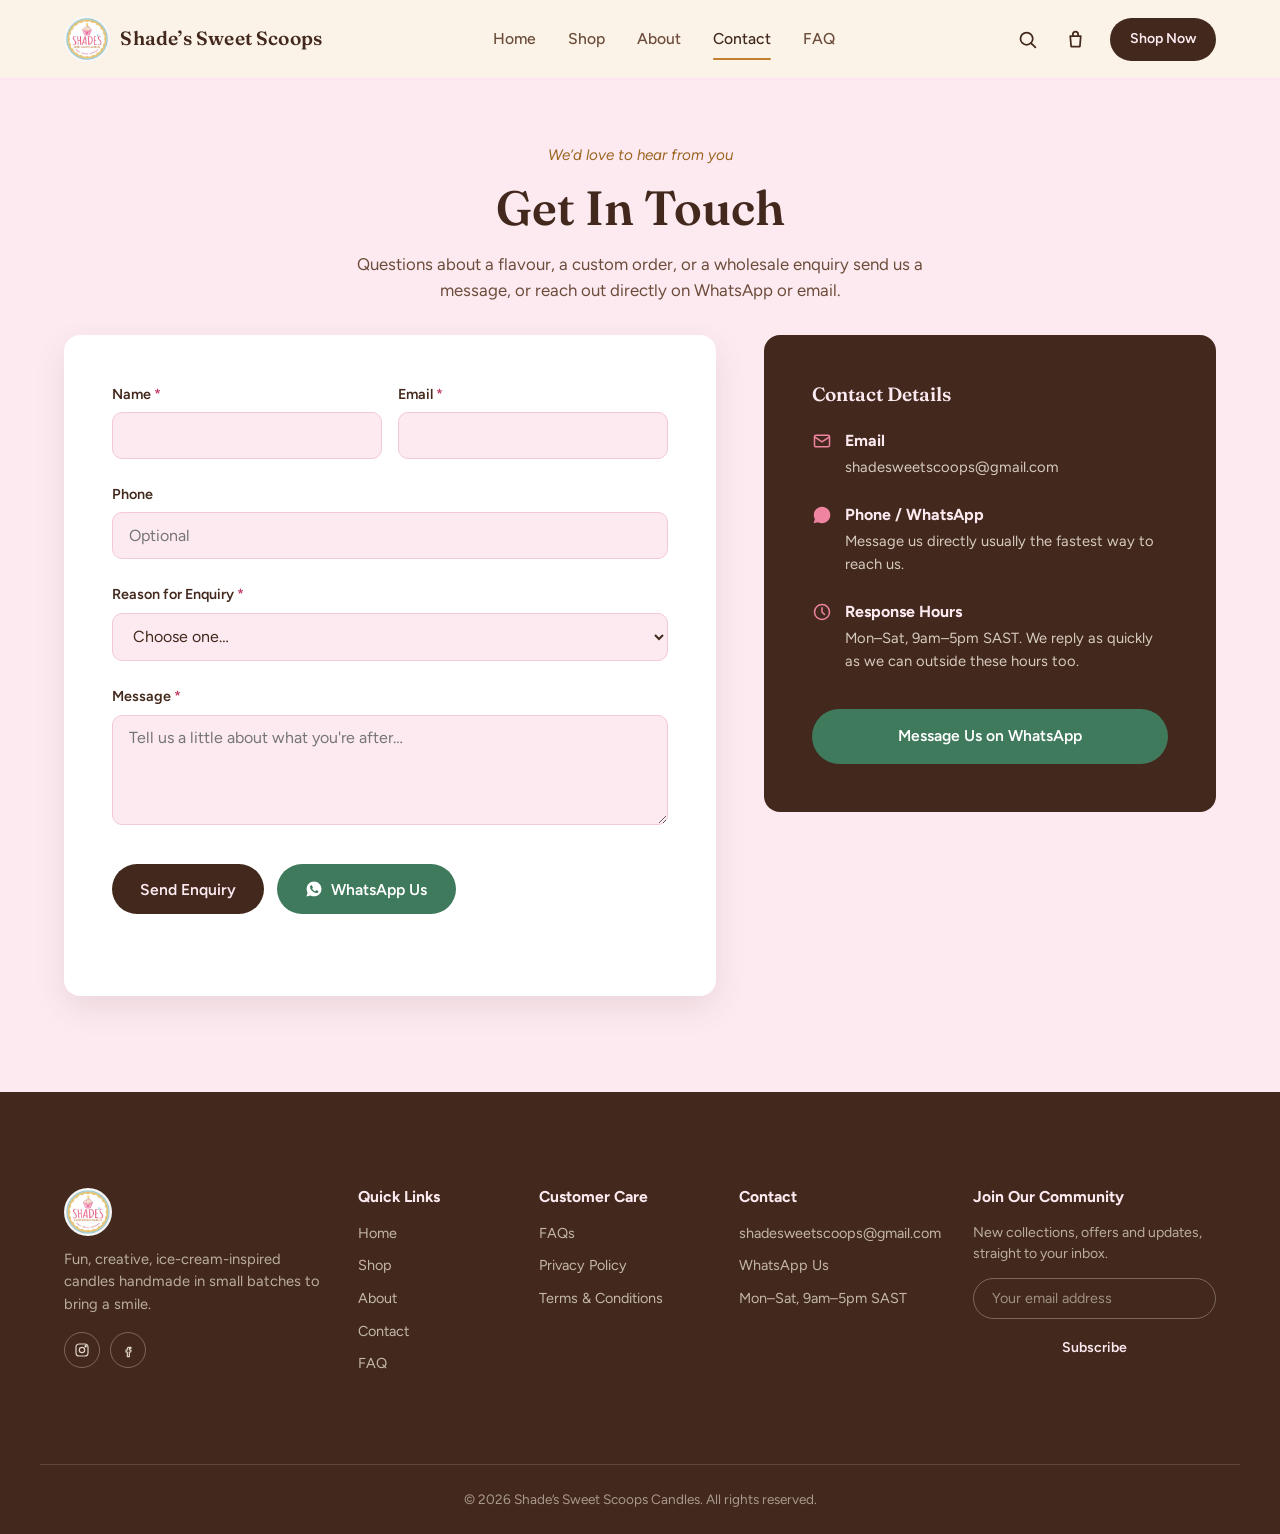
<file: contact.html>
<!DOCTYPE html>
<html lang="en">
<head>
<meta charset="UTF-8">
<meta name="viewport" content="width=device-width, initial-scale=1.0">
<title>Contact — Shade's Sweet Scoops Candles</title>
<meta name="description" content="Get in touch about an order, a custom candle request or a wholesale enquiry — via our contact form, WhatsApp or email.">
<link rel="canonical" href="https://sweetscoopcandles.co.za/contact.html" id="canonicalLink">
<meta property="og:type" content="website">
<meta property="og:site_name" content="Shade's Sweet Scoops Candles">
<meta property="og:title" content="Contact — Shade's Sweet Scoops Candles" id="ogTitle">
<meta property="og:description" content="Get in touch about an order, a custom candle request or a wholesale enquiry — via our contact form, WhatsApp or email." id="ogDescription">
<meta property="og:image" content="https://sweetscoopcandles.co.za/images/logo.jpg" id="ogImage">
<meta property="og:url" content="https://sweetscoopcandles.co.za/contact.html" id="ogUrl">
<meta property="og:locale" content="en_ZA">
<meta name="twitter:card" content="summary_large_image">
<meta name="twitter:title" content="Contact — Shade's Sweet Scoops Candles" id="twitterTitle">
<meta name="twitter:description" content="Get in touch about an order, a custom candle request or a wholesale enquiry — via our contact form, WhatsApp or email." id="twitterDescription">
<meta name="twitter:image" content="https://sweetscoopcandles.co.za/images/logo.jpg" id="twitterImage">
<link rel="icon" href="images/logo.jpg">
<link rel="stylesheet" href="css/style.css">
</head>
<body data-page="contact">
<a href="#main" class="skip-link">Skip to content</a>

<header class="site-header">
  <div class="container header-inner">
    <a href="index.html" class="brand">
      <img src="images/logo.jpg" alt="Shade's Sweet Scoops Candles logo" class="brand-logo" width="46" height="46">
      <span class="brand-name">Shade&rsquo;s Sweet Scoops</span>
    </a>
    <nav class="main-nav" aria-label="Primary">
      <a href="index.html" class="nav-link" data-nav="home">Home</a>
      <a href="shop.html" class="nav-link" data-nav="shop">Shop</a>
      <a href="about.html" class="nav-link" data-nav="about">About</a>
      <a href="contact.html" class="nav-link" data-nav="contact">Contact</a>
      <a href="faq.html" class="nav-link" data-nav="faq">FAQ</a>
    </nav>
    <div class="header-actions">
      <button class="icon-btn" id="searchToggle" aria-label="Search products" aria-expanded="false">
        <svg viewBox="0 0 24 24" fill="none" stroke="currentColor" stroke-width="2" stroke-linecap="round"><circle cx="11" cy="11" r="7"/><line x1="21" y1="21" x2="16.65" y2="16.65"/></svg>
      </button>
      <a href="enquiry.html" class="icon-btn" aria-label="Enquiry Bag">
        <svg viewBox="0 0 24 24" fill="none" stroke="currentColor" stroke-width="2" stroke-linecap="round" stroke-linejoin="round"><path d="M6 8h12l-1 12H7L6 8Z"/><path d="M9 8V6a3 3 0 0 1 6 0v2"/></svg>
        <span class="badge-count" data-bag-count style="display:none;">0</span>
      </a>
      <a href="shop.html" class="btn btn-primary btn-sm shop-now-btn">Shop Now</a>
      <button class="hamburger" id="hamburgerBtn" aria-label="Open menu" aria-expanded="false">
        <span></span><span></span><span></span>
      </button>
    </div>
  </div>
  <div class="search-panel" id="searchPanel">
    <div class="container search-panel-inner">
      <input type="search" id="headerSearchInput" placeholder="Search candles, flavours, gift sets…" aria-label="Search products">
      <button class="btn btn-primary btn-sm" id="headerSearchBtn">Search</button>
      <button class="icon-btn" id="searchClose" aria-label="Close search">
        <svg viewBox="0 0 24 24" fill="none" stroke="currentColor" stroke-width="2" stroke-linecap="round"><line x1="18" y1="6" x2="6" y2="18"/><line x1="6" y1="6" x2="18" y2="18"/></svg>
      </button>
    </div>
  </div>
  <nav class="mobile-nav" id="mobileNav" aria-label="Mobile">
    <a href="index.html" class="mobile-nav-link" data-nav="home">Home</a>
    <a href="shop.html" class="mobile-nav-link" data-nav="shop">Shop</a>
    <a href="about.html" class="mobile-nav-link" data-nav="about">About</a>
    <a href="contact.html" class="mobile-nav-link" data-nav="contact">Contact</a>
    <a href="faq.html" class="mobile-nav-link" data-nav="faq">FAQ</a>
    <a href="enquiry.html" class="mobile-nav-link" data-nav="enquiry">Enquiry Bag (<span data-bag-count>0</span>)</a>
    <a href="shop.html" class="btn btn-primary btn-block">Shop Now</a>
  </nav>
</header>

<main id="main">

  <section class="page-banner" id="custom">
    <div class="container">
      <span class="eyebrow">We&rsquo;d love to hear from you</span>
      <h1>Get In Touch</h1>
      <p>Questions about a flavour, a custom order, or a wholesale enquiry send us a message, or reach out directly on WhatsApp or email.</p>
    </div>
  </section>

  <section style="padding-top:0;">
    <div class="container contact-layout">

      <form class="form-card" id="contactForm" novalidate>
        <div class="form-row two-col">
          <div>
            <label for="contactName">Name <span class="required">*</span></label>
            <input type="text" id="contactName" autocomplete="name">
            <p class="field-error">Please enter your name.</p>
          </div>
          <div>
            <label for="contactEmail">Email <span class="required">*</span></label>
            <input type="email" id="contactEmail" autocomplete="email">
            <p class="field-error">Please enter a valid email address.</p>
          </div>
        </div>

        <div class="form-row">
          <label for="contactPhone">Phone</label>
          <input type="tel" id="contactPhone" autocomplete="tel" placeholder="Optional">
          <p class="field-error">Please enter a valid phone number.</p>
        </div>

        <div class="form-row">
          <label for="contactReason">Reason for Enquiry <span class="required">*</span></label>
          <select id="contactReason">
            <option value="">Choose one…</option>
            <option value="General Enquiry">General Enquiry</option>
            <option value="Product Enquiry">Product Enquiry</option>
            <option value="Custom Order">Custom Order</option>
            <option value="Wholesale">Wholesale</option>
            <option value="Other">Other</option>
          </select>
          <p class="field-error">Please choose a reason for your enquiry.</p>
        </div>

        <div class="form-row">
          <label for="contactMessage">Message <span class="required">*</span></label>
          <textarea id="contactMessage" placeholder="Tell us a little about what you're after…"></textarea>
          <p class="field-error">Please add a short message.</p>
        </div>

        <div class="form-actions">
          <button type="submit" class="btn btn-primary">Send Enquiry</button>
          <button type="button" class="btn btn-whatsapp" id="contactWhatsAppBtn">
            <svg width="18" height="18" viewBox="0 0 24 24" fill="currentColor"><path d="M12.04 2C6.58 2 2.13 6.45 2.13 11.91c0 1.75.46 3.45 1.32 4.95L2 22l5.29-1.39a9.9 9.9 0 0 0 4.75 1.21h.01c5.46 0 9.91-4.45 9.91-9.91C21.96 6.45 17.5 2 12.04 2Zm5.8 14.02c-.24.68-1.4 1.31-1.93 1.36-.5.05-.98.23-3.29-.7-2.79-1.13-4.58-3.94-4.72-4.13-.14-.19-1.13-1.5-1.13-2.86 0-1.36.71-2.03.97-2.3.24-.26.53-.32.7-.32h.5c.16 0 .38-.03.58.44.24.57.8 1.96.87 2.1.07.15.11.32.02.51-.09.19-.14.31-.28.47-.14.16-.29.36-.42.48-.14.14-.28.29-.12.57.16.28.71 1.17 1.53 1.9 1.05.94 1.94 1.23 2.22 1.37.28.14.44.12.61-.07.16-.19.68-.79.87-1.06.19-.27.37-.22.62-.13.26.09 1.63.77 1.91.91.28.14.47.21.54.33.07.12.07.68-.17 1.36Z"/></svg>
            WhatsApp Us
          </button>
        </div>
        <p class="form-msg" id="contactFormMsg"></p>
      </form>

      <aside class="contact-info-card">
        <h3>Contact Details</h3>
        <div class="contact-info-row">
          <svg viewBox="0 0 24 24" fill="none" stroke="currentColor" stroke-width="1.8" stroke-linecap="round" stroke-linejoin="round"><rect x="3" y="5" width="18" height="14" rx="2"/><path d="m3 7 9 6 9-6"/></svg>
          <div>
            <strong>Email</strong>
            <p><a href="mailto:shadesweetscoops@gmail.com" data-email-link style="color:inherit;">shadesweetscoops@gmail.comm</a></p>
          </div>
        </div>
        <div class="contact-info-row">
          <svg viewBox="0 0 24 24" fill="currentColor"><path d="M12.04 2C6.58 2 2.13 6.45 2.13 11.91c0 1.75.46 3.45 1.32 4.95L2 22l5.29-1.39a9.9 9.9 0 0 0 4.75 1.21h.01c5.46 0 9.91-4.45 9.91-9.91C21.96 6.45 17.5 2 12.04 2Z"/></svg>
          <div>
            <strong>Phone / WhatsApp</strong>
            <p>Message us directly usually the fastest way to reach us.</p>
          </div>
        </div>
        <div class="contact-info-row">
          <svg viewBox="0 0 24 24" fill="none" stroke="currentColor" stroke-width="1.8" stroke-linecap="round" stroke-linejoin="round"><circle cx="12" cy="12" r="9"/><path d="M12 7v5l3 3"/></svg>
          <div>
            <strong>Response Hours</strong>
            <p>Mon&ndash;Sat, 9am&ndash;5pm SAST. We reply as quickly as we can outside these hours too.</p>
          </div>
        </div>
        <a href="#" class="btn btn-whatsapp btn-block" data-whatsapp-link data-whatsapp-message="Hi! I'd like to find out more about Shade's Sweet Scoops Candles.">
          Message Us on WhatsApp
        </a>
      </aside>

    </div>
  </section>

</main>

<footer class="site-footer">
  <div class="container footer-grid">
    <div class="footer-brand">
      <img src="images/logo.jpg" alt="Shade's Sweet Scoops Candles logo" class="footer-logo" width="48" height="48">
      <p>Fun, creative, ice-cream-inspired candles handmade in small batches to bring a smile.</p>
      <div class="social-links">
        <a href="#" aria-label="Instagram" data-instagram-link>
          <svg viewBox="0 0 24 24" fill="none" stroke="currentColor" stroke-width="1.8"><rect x="3" y="3" width="18" height="18" rx="5"/><circle cx="12" cy="12" r="4"/><circle cx="17.5" cy="6.5" r="1"/></svg>
        </a>
        <a href="#" aria-label="Facebook">
          <svg viewBox="0 0 24 24" fill="none" stroke="currentColor" stroke-width="1.8" stroke-linecap="round" stroke-linejoin="round"><path d="M15 8h-2a2 2 0 0 0-2 2v2H9v3h2v7h3v-7h2.2l.3-3H14v-1.5c0-.6.4-1 1-1h1.5V8Z"/></svg>
        </a>
      </div>
    </div>
    <div class="footer-col">
      <h3>Quick Links</h3>
      <a href="index.html">Home</a>
      <a href="shop.html">Shop</a>
      <a href="about.html">About</a>
      <a href="contact.html">Contact</a>
      <a href="faq.html">FAQ</a>
    </div>
    <div class="footer-col">
      <h3>Customer Care</h3>
      <a href="faq.html">FAQs</a>
      <a href="privacy.html">Privacy Policy</a>
      <a href="terms.html">Terms &amp; Conditions</a>
    </div>
    <div class="footer-col">
      <h3>Contact</h3>
      <a href="mailto:shadesweetscoops@gmail.com" data-email-link>shadesweetscoops@gmail.com</a>
      <a href="#" data-whatsapp-link data-whatsapp-message="Hi! I'd like to get in touch.">WhatsApp Us</a>
      <span>Mon&ndash;Sat, 9am&ndash;5pm SAST</span>
    </div>
    <div class="footer-col footer-newsletter">
      <h3>Join Our Community</h3>
      <p style="font-size:0.88rem;color:rgba(251,243,231,0.65);margin-bottom:0.8rem;">New collections, offers and updates, straight to your inbox.</p>
      <form class="footer-newsletter-form" id="footerNewsletterForm" novalidate>
        <input type="email" placeholder="Your email address" aria-label="Email address" required>
        <button type="submit" class="btn btn-primary btn-sm">Subscribe</button>
      </form>
      <p class="form-msg" id="footerNewsletterMsg"></p>
    </div>
  </div>
  <div class="footer-bottom container">
    <p>&copy; <span id="footerYear">2026</span> Shade&rsquo;s Sweet Scoops Candles. All rights reserved.</p>
  </div>
</footer>

<script src="js/products.js"></script>
<script src="js/main.js"></script>
<script src="js/contact.js"></script>
</body>
</html>
</file>
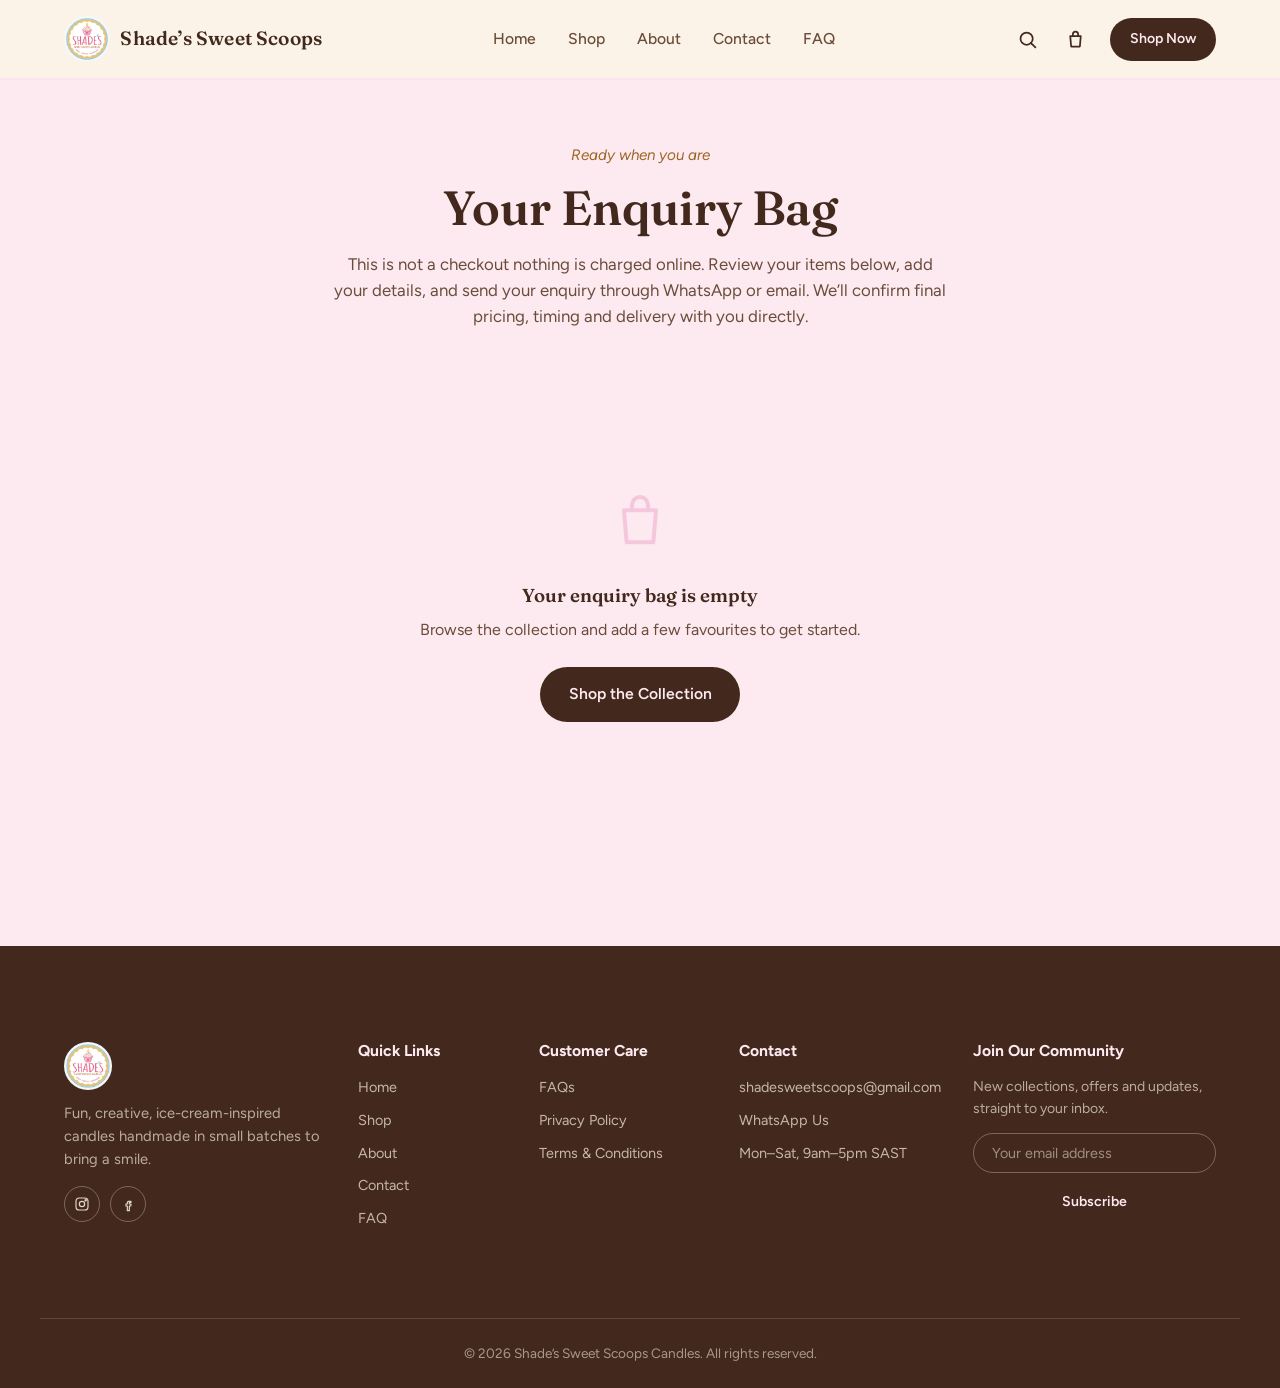
<file: enquiry.html>
<!DOCTYPE html>
<html lang="en">
<head>
<meta charset="UTF-8">
<meta name="viewport" content="width=device-width, initial-scale=1.0">
<title>Enquiry Bag — Shade's Sweet Scoops Candles</title>
<meta name="description" content="Review your enquiry bag and send your order request via WhatsApp or email. No online payment required.">
<link rel="canonical" href="https://sweetscoopcandles.co.za/enquiry.html" id="canonicalLink">
<meta name="robots" content="noindex, follow">
<meta property="og:type" content="website">
<meta property="og:site_name" content="Shade's Sweet Scoops Candles">
<meta property="og:title" content="Enquiry Bag — Shade's Sweet Scoops Candles" id="ogTitle">
<meta property="og:description" content="Review your enquiry bag and send your order request via WhatsApp or email. No online payment required." id="ogDescription">
<meta property="og:image" content="https://sweetscoopcandles.co.za/images/logo.jpg" id="ogImage">
<meta property="og:url" content="https://sweetscoopcandles.co.za/enquiry.html" id="ogUrl">
<meta property="og:locale" content="en_ZA">
<meta name="twitter:card" content="summary_large_image">
<meta name="twitter:title" content="Enquiry Bag — Shade's Sweet Scoops Candles" id="twitterTitle">
<meta name="twitter:description" content="Review your enquiry bag and send your order request via WhatsApp or email. No online payment required." id="twitterDescription">
<meta name="twitter:image" content="https://sweetscoopcandles.co.za/images/logo.jpg" id="twitterImage">
<link rel="icon" href="images/logo.jpg">
<link rel="stylesheet" href="css/style.css">
</head>
<body data-page="enquiry">
<a href="#main" class="skip-link">Skip to content</a>

<header class="site-header">
  <div class="container header-inner">
    <a href="index.html" class="brand">
      <img src="images/logo.jpg" alt="Shade's Sweet Scoops Candles logo" class="brand-logo" width="46" height="46">
      <span class="brand-name">Shade&rsquo;s Sweet Scoops</span>
    </a>
    <nav class="main-nav" aria-label="Primary">
      <a href="index.html" class="nav-link" data-nav="home">Home</a>
      <a href="shop.html" class="nav-link" data-nav="shop">Shop</a>
      <a href="about.html" class="nav-link" data-nav="about">About</a>
      <a href="contact.html" class="nav-link" data-nav="contact">Contact</a>
      <a href="faq.html" class="nav-link" data-nav="faq">FAQ</a>
    </nav>
    <div class="header-actions">
      <button class="icon-btn" id="searchToggle" aria-label="Search products" aria-expanded="false">
        <svg viewBox="0 0 24 24" fill="none" stroke="currentColor" stroke-width="2" stroke-linecap="round"><circle cx="11" cy="11" r="7"/><line x1="21" y1="21" x2="16.65" y2="16.65"/></svg>
      </button>
      <a href="enquiry.html" class="icon-btn" aria-label="Enquiry Bag" data-nav="enquiry">
        <svg viewBox="0 0 24 24" fill="none" stroke="currentColor" stroke-width="2" stroke-linecap="round" stroke-linejoin="round"><path d="M6 8h12l-1 12H7L6 8Z"/><path d="M9 8V6a3 3 0 0 1 6 0v2"/></svg>
        <span class="badge-count" data-bag-count style="display:none;">0</span>
      </a>
      <a href="shop.html" class="btn btn-primary btn-sm shop-now-btn">Shop Now</a>
      <button class="hamburger" id="hamburgerBtn" aria-label="Open menu" aria-expanded="false">
        <span></span><span></span><span></span>
      </button>
    </div>
  </div>
  <div class="search-panel" id="searchPanel">
    <div class="container search-panel-inner">
      <input type="search" id="headerSearchInput" placeholder="Search candles, flavours, gift sets…" aria-label="Search products">
      <button class="btn btn-primary btn-sm" id="headerSearchBtn">Search</button>
      <button class="icon-btn" id="searchClose" aria-label="Close search">
        <svg viewBox="0 0 24 24" fill="none" stroke="currentColor" stroke-width="2" stroke-linecap="round"><line x1="18" y1="6" x2="6" y2="18"/><line x1="6" y1="6" x2="18" y2="18"/></svg>
      </button>
    </div>
  </div>
  <nav class="mobile-nav" id="mobileNav" aria-label="Mobile">
    <a href="index.html" class="mobile-nav-link" data-nav="home">Home</a>
    <a href="shop.html" class="mobile-nav-link" data-nav="shop">Shop</a>
    <a href="about.html" class="mobile-nav-link" data-nav="about">About</a>
    <a href="contact.html" class="mobile-nav-link" data-nav="contact">Contact</a>
    <a href="faq.html" class="mobile-nav-link" data-nav="faq">FAQ</a>
    <a href="enquiry.html" class="mobile-nav-link" data-nav="enquiry">Enquiry Bag (<span data-bag-count>0</span>)</a>
    <a href="shop.html" class="btn btn-primary btn-block">Shop Now</a>
  </nav>
</header>

<main id="main">

  <section class="page-banner">
    <div class="container">
      <span class="eyebrow">Ready when you are</span>
      <h1>Your Enquiry Bag</h1>
      <p>This is not a checkout nothing is charged online. Review your items below, add your details, and send your enquiry through WhatsApp or email. We&rsquo;ll confirm final pricing, timing and delivery with you directly.</p>
    </div>
  </section>

  <section style="padding-top:0;">
    <div class="container">

      <div class="bag-layout" id="bagLayout">
        <div class="bag-items" id="bagItems"></div>

        <aside class="bag-summary" id="bagSummary">
          <h3>Enquiry Summary</h3>
          <div class="bag-summary-row"><span>Subtotal</span><span id="bagSubtotal">R0</span></div>
          <div class="bag-summary-row total"><span>Estimated Total</span><span id="bagTotal">R0</span></div>

          <div class="form-row">
            <label for="bagCustomerName">Your Name <span class="required">*</span></label>
            <input type="text" id="bagCustomerName" placeholder="e.g. Naledi Khumalo" autocomplete="name">
            <p class="field-error">Please enter your name.</p>
          </div>
          <div class="form-row">
            <label for="bagCustomerContact">Phone or Email <span class="required">*</span></label>
            <input type="text" id="bagCustomerContact" placeholder="e.g. 082 123 4567" autocomplete="tel">
            <p class="field-error">Please enter a phone number or email address.</p>
          </div>
          <div class="form-row">
            <label for="bagNotes">Additional Notes</label>
            <textarea id="bagNotes" placeholder="Delivery area, gift wrapping, date needed…"></textarea>
          </div>

          <div class="bag-summary-actions">
            <button type="button" class="btn btn-whatsapp btn-block" id="bagSendWhatsApp">
              <svg width="18" height="18" viewBox="0 0 24 24" fill="currentColor"><path d="M12.04 2C6.58 2 2.13 6.45 2.13 11.91c0 1.75.46 3.45 1.32 4.95L2 22l5.29-1.39a9.9 9.9 0 0 0 4.75 1.21h.01c5.46 0 9.91-4.45 9.91-9.91C21.96 6.45 17.5 2 12.04 2Zm5.8 14.02c-.24.68-1.4 1.31-1.93 1.36-.5.05-.98.23-3.29-.7-2.79-1.13-4.58-3.94-4.72-4.13-.14-.19-1.13-1.5-1.13-2.86 0-1.36.71-2.03.97-2.3.24-.26.53-.32.7-.32h.5c.16 0 .38-.03.58.44.24.57.8 1.96.87 2.1.07.15.11.32.02.51-.09.19-.14.31-.28.47-.14.16-.29.36-.42.48-.14.14-.28.29-.12.57.16.28.71 1.17 1.53 1.9 1.05.94 1.94 1.23 2.22 1.37.28.14.44.12.61-.07.16-.19.68-.79.87-1.06.19-.27.37-.22.62-.13.26.09 1.63.77 1.91.91.28.14.47.21.54.33.07.12.07.68-.17 1.36Z"/></svg>
              Send via WhatsApp
            </button>
            <button type="button" class="btn btn-secondary btn-block" id="bagSendEmail">
              <svg width="18" height="18" viewBox="0 0 24 24" fill="none" stroke="currentColor" stroke-width="1.8" stroke-linecap="round" stroke-linejoin="round"><rect x="3" y="5" width="18" height="14" rx="2"/><path d="m3 7 9 6 9-6"/></svg>
              Send via Email
            </button>
          </div>
          <button type="button" class="bag-clear" id="bagClearBtn">Clear Enquiry Bag</button>
        </aside>
      </div>

      <div class="bag-empty" id="bagEmpty" style="display:none;">
        <svg viewBox="0 0 24 24" fill="none" stroke="currentColor" stroke-width="1.5" stroke-linecap="round" stroke-linejoin="round"><path d="M6 8h12l-1 12H7L6 8Z"/><path d="M9 8V6a3 3 0 0 1 6 0v2"/></svg>
        <h3>Your enquiry bag is empty</h3>
        <p>Browse the collection and add a few favourites to get started.</p>
        <a href="shop.html" class="btn btn-primary">Shop the Collection</a>
      </div>

    </div>
  </section>

</main>

<footer class="site-footer">
  <div class="container footer-grid">
    <div class="footer-brand">
      <img src="images/logo.jpg" alt="Shade's Sweet Scoops Candles logo" class="footer-logo" width="48" height="48">
      <p>Fun, creative, ice-cream-inspired candles handmade in small batches to bring a smile.</p>
      <div class="social-links">
        <a href="#" aria-label="Instagram" data-instagram-link>
          <svg viewBox="0 0 24 24" fill="none" stroke="currentColor" stroke-width="1.8"><rect x="3" y="3" width="18" height="18" rx="5"/><circle cx="12" cy="12" r="4"/><circle cx="17.5" cy="6.5" r="1"/></svg>
        </a>
        <a href="#" aria-label="Facebook">
          <svg viewBox="0 0 24 24" fill="none" stroke="currentColor" stroke-width="1.8" stroke-linecap="round" stroke-linejoin="round"><path d="M15 8h-2a2 2 0 0 0-2 2v2H9v3h2v7h3v-7h2.2l.3-3H14v-1.5c0-.6.4-1 1-1h1.5V8Z"/></svg>
        </a>
      </div>
    </div>
    <div class="footer-col">
      <h3>Quick Links</h3>
      <a href="index.html">Home</a>
      <a href="shop.html">Shop</a>
      <a href="about.html">About</a>
      <a href="contact.html">Contact</a>
      <a href="faq.html">FAQ</a>
    </div>
    <div class="footer-col">
      <h3>Customer Care</h3>
      <a href="faq.html">FAQs</a>
      <a href="privacy.html">Privacy Policy</a>
      <a href="terms.html">Terms &amp; Conditions</a>
    </div>
    <div class="footer-col">
      <h3>Contact</h3>
      <a href="mailto:shadesweetscoops@gmail.com" data-email-link>shadesweetscoops@gmail.com</a>
      <a href="#" data-whatsapp-link data-whatsapp-message="Hi! I'd like to get in touch.">WhatsApp Us</a>
      <span>Mon&ndash;Sat, 9am&ndash;5pm SAST</span>
    </div>
    <div class="footer-col footer-newsletter">
      <h3>Join Our Community</h3>
      <p style="font-size:0.88rem;color:rgba(251,243,231,0.65);margin-bottom:0.8rem;">New collections, offers and updates, straight to your inbox.</p>
      <form class="footer-newsletter-form" id="footerNewsletterForm" novalidate>
        <input type="email" placeholder="Your email address" aria-label="Email address" required>
        <button type="submit" class="btn btn-primary btn-sm">Subscribe</button>
      </form>
      <p class="form-msg" id="footerNewsletterMsg"></p>
    </div>
  </div>
  <div class="footer-bottom container">
    <p>&copy; <span id="footerYear">2026</span> Shade&rsquo;s Sweet Scoops Candles. All rights reserved.</p>
  </div>
</footer>

<script src="js/products.js"></script>
<script src="js/main.js"></script>
<script src="js/enquiry.js"></script>
</body>
</html>
</file>
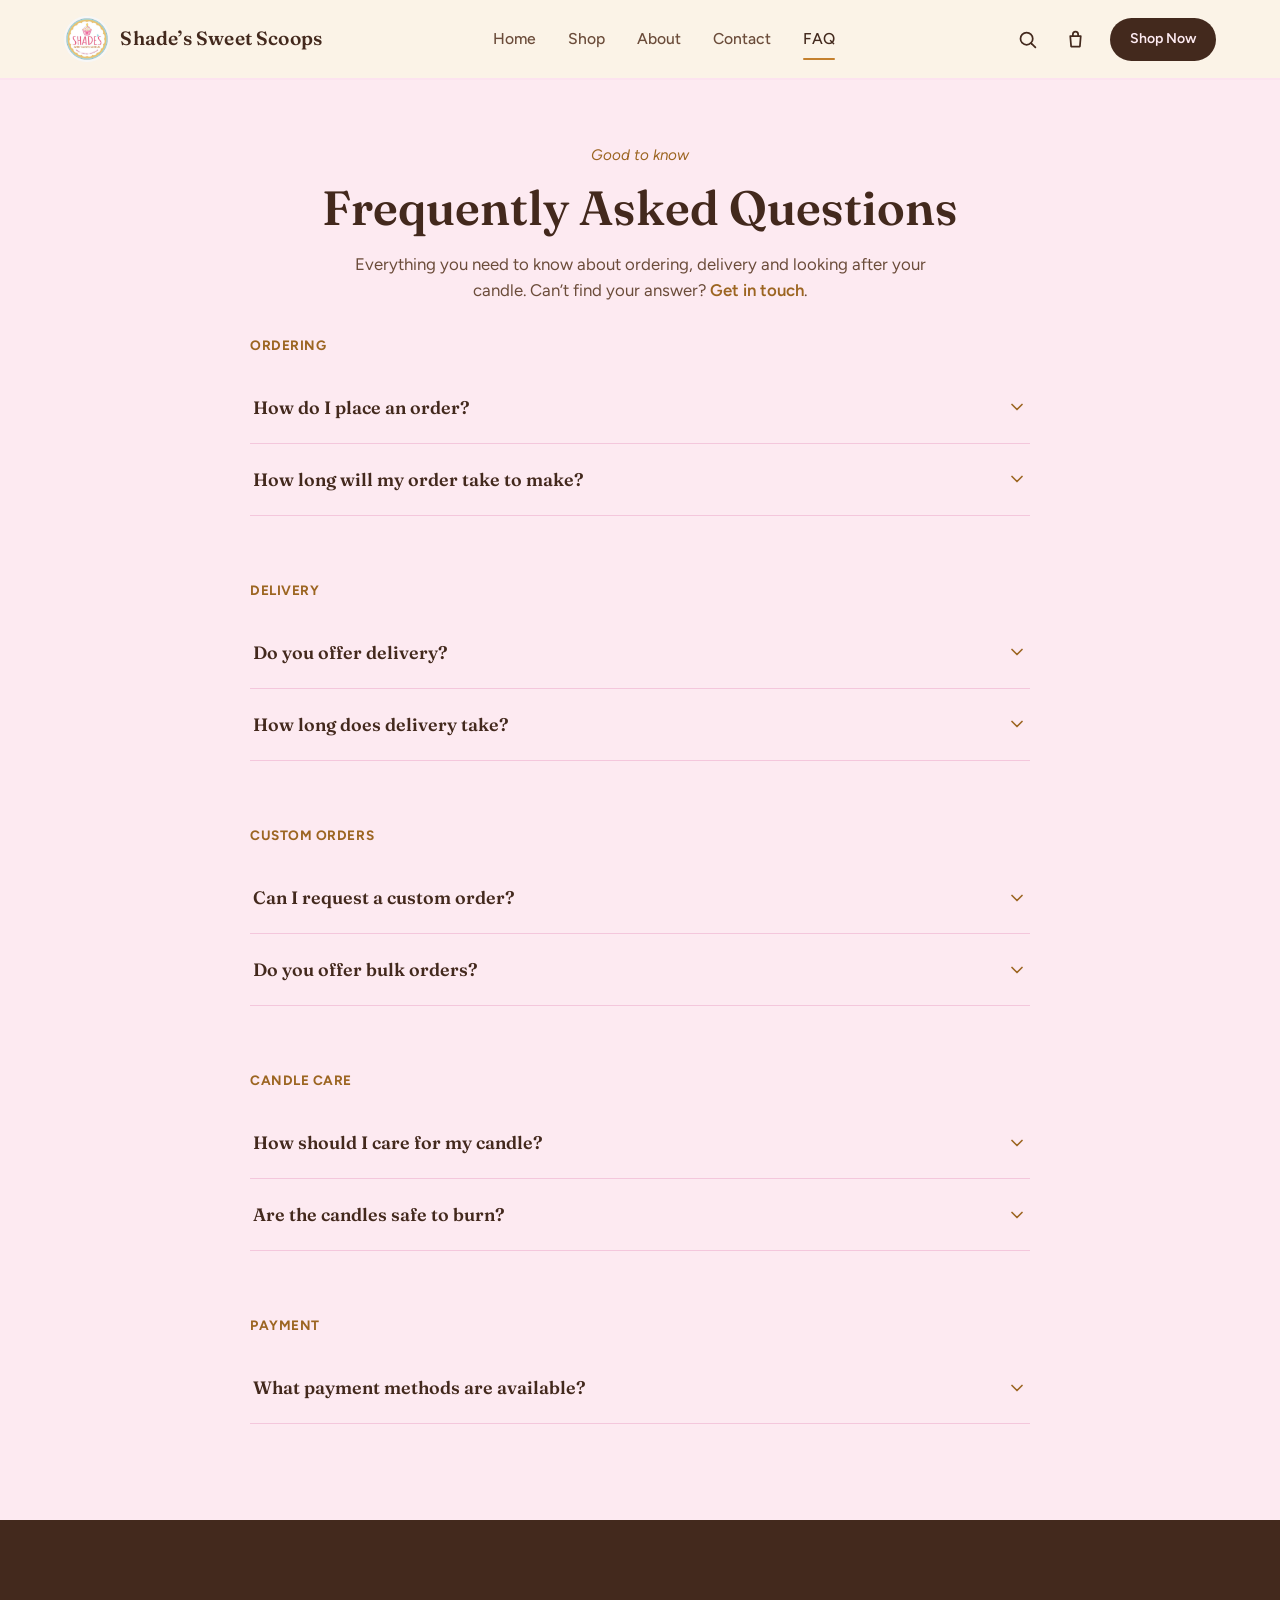
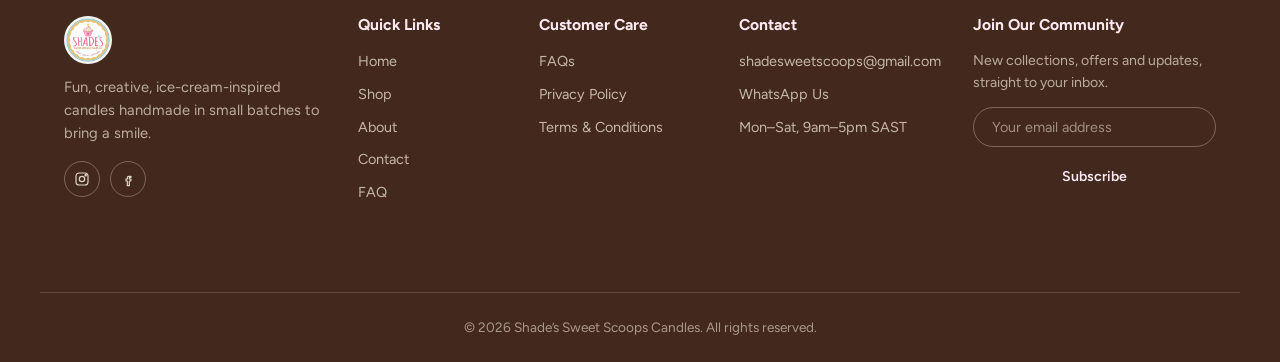
<file: faq.html>
<!DOCTYPE html>
<html lang="en">
<head>
<meta charset="UTF-8">
<meta name="viewport" content="width=device-width, initial-scale=1.0">
<title>FAQ — Shade's Sweet Scoops Candles</title>
<meta name="description" content="Answers to common questions about ordering, delivery, custom orders, candle care and payment at Shade's Sweet Scoops Candles.">
<link rel="canonical" href="https://sweetscoopcandles.co.za/faq.html" id="canonicalLink">
<meta property="og:type" content="website">
<meta property="og:site_name" content="Shade's Sweet Scoops Candles">
<meta property="og:title" content="FAQ — Shade's Sweet Scoops Candles" id="ogTitle">
<meta property="og:description" content="Answers to common questions about ordering, delivery, custom orders, candle care and payment at Shade's Sweet Scoops Candles." id="ogDescription">
<meta property="og:image" content="https://sweetscoopcandles.co.za/images/logo.jpg" id="ogImage">
<meta property="og:url" content="https://sweetscoopcandles.co.za/faq.html" id="ogUrl">
<meta property="og:locale" content="en_ZA">
<meta name="twitter:card" content="summary_large_image">
<meta name="twitter:title" content="FAQ — Shade's Sweet Scoops Candles" id="twitterTitle">
<meta name="twitter:description" content="Answers to common questions about ordering, delivery, custom orders, candle care and payment at Shade's Sweet Scoops Candles." id="twitterDescription">
<meta name="twitter:image" content="https://sweetscoopcandles.co.za/images/logo.jpg" id="twitterImage">
<link rel="icon" href="images/logo.jpg">
<link rel="stylesheet" href="css/style.css">
</head>
<body data-page="faq">
<a href="#main" class="skip-link">Skip to content</a>

<header class="site-header">
  <div class="container header-inner">
    <a href="index.html" class="brand">
      <img src="images/logo.jpg" alt="Shade's Sweet Scoops Candles logo" class="brand-logo" width="46" height="46">
      <span class="brand-name">Shade&rsquo;s Sweet Scoops</span>
    </a>
    <nav class="main-nav" aria-label="Primary">
      <a href="index.html" class="nav-link" data-nav="home">Home</a>
      <a href="shop.html" class="nav-link" data-nav="shop">Shop</a>
      <a href="about.html" class="nav-link" data-nav="about">About</a>
      <a href="contact.html" class="nav-link" data-nav="contact">Contact</a>
      <a href="faq.html" class="nav-link" data-nav="faq">FAQ</a>
    </nav>
    <div class="header-actions">
      <button class="icon-btn" id="searchToggle" aria-label="Search products" aria-expanded="false">
        <svg viewBox="0 0 24 24" fill="none" stroke="currentColor" stroke-width="2" stroke-linecap="round"><circle cx="11" cy="11" r="7"/><line x1="21" y1="21" x2="16.65" y2="16.65"/></svg>
      </button>
      <a href="enquiry.html" class="icon-btn" aria-label="Enquiry Bag">
        <svg viewBox="0 0 24 24" fill="none" stroke="currentColor" stroke-width="2" stroke-linecap="round" stroke-linejoin="round"><path d="M6 8h12l-1 12H7L6 8Z"/><path d="M9 8V6a3 3 0 0 1 6 0v2"/></svg>
        <span class="badge-count" data-bag-count style="display:none;">0</span>
      </a>
      <a href="shop.html" class="btn btn-primary btn-sm shop-now-btn">Shop Now</a>
      <button class="hamburger" id="hamburgerBtn" aria-label="Open menu" aria-expanded="false">
        <span></span><span></span><span></span>
      </button>
    </div>
  </div>
  <div class="search-panel" id="searchPanel">
    <div class="container search-panel-inner">
      <input type="search" id="headerSearchInput" placeholder="Search candles, flavours, gift sets…" aria-label="Search products">
      <button class="btn btn-primary btn-sm" id="headerSearchBtn">Search</button>
      <button class="icon-btn" id="searchClose" aria-label="Close search">
        <svg viewBox="0 0 24 24" fill="none" stroke="currentColor" stroke-width="2" stroke-linecap="round"><line x1="18" y1="6" x2="6" y2="18"/><line x1="6" y1="6" x2="18" y2="18"/></svg>
      </button>
    </div>
  </div>
  <nav class="mobile-nav" id="mobileNav" aria-label="Mobile">
    <a href="index.html" class="mobile-nav-link" data-nav="home">Home</a>
    <a href="shop.html" class="mobile-nav-link" data-nav="shop">Shop</a>
    <a href="about.html" class="mobile-nav-link" data-nav="about">About</a>
    <a href="contact.html" class="mobile-nav-link" data-nav="contact">Contact</a>
    <a href="faq.html" class="mobile-nav-link" data-nav="faq">FAQ</a>
    <a href="enquiry.html" class="mobile-nav-link" data-nav="enquiry">Enquiry Bag (<span data-bag-count>0</span>)</a>
    <a href="shop.html" class="btn btn-primary btn-block">Shop Now</a>
  </nav>
</header>

<main id="main">

  <section class="page-banner">
    <div class="container">
      <span class="eyebrow">Good to know</span>
      <h1>Frequently Asked Questions</h1>
      <p>Everything you need to know about ordering, delivery and looking after your candle. Can&rsquo;t find your answer? <a href="contact.html" style="color:var(--caramel-dark);font-weight:600;">Get in touch</a>.</p>
    </div>
  </section>

  <section style="padding-top:0;">
    <div class="container">
      <div class="faq-list">

        <p class="faq-category-label">Ordering</p>
        <div class="faq-item">
          <button class="faq-question" aria-expanded="false"><span>How do I place an order?</span><svg viewBox="0 0 24 24" fill="none" stroke="currentColor" stroke-width="2" stroke-linecap="round" stroke-linejoin="round"><polyline points="6 9 12 15 18 9"/></svg></button>
          <div class="faq-answer"><div class="faq-answer-inner">Browse the Shop page, add anything you like to your Enquiry Bag, then open the bag and send your order through on WhatsApp or email. There&rsquo;s no online checkout — we confirm final pricing, timing and delivery with you directly once we receive your enquiry.</div></div>
        </div>
        <div class="faq-item">
          <button class="faq-question" aria-expanded="false"><span>How long will my order take to make?</span><svg viewBox="0 0 24 24" fill="none" stroke="currentColor" stroke-width="2" stroke-linecap="round" stroke-linejoin="round"><polyline points="6 9 12 15 18 9"/></svg></button>
          <div class="faq-answer"><div class="faq-answer-inner">Every candle is made to order in small batches, so turnaround depends on what you&rsquo;ve ordered and what else is in production. We&rsquo;ll always confirm an estimated ready date when we respond to your enquiry.</div></div>
        </div>

        <p class="faq-category-label">Delivery</p>
        <div class="faq-item">
          <button class="faq-question" aria-expanded="false"><span>Do you offer delivery?</span><svg viewBox="0 0 24 24" fill="none" stroke="currentColor" stroke-width="2" stroke-linecap="round" stroke-linejoin="round"><polyline points="6 9 12 15 18 9"/></svg></button>
          <div class="faq-answer"><div class="faq-answer-inner">Yes. Delivery and collection options are arranged directly with you once your order is confirmed, based on your location and what works best for you.</div></div>
        </div>
        <div class="faq-item">
          <button class="faq-question" aria-expanded="false"><span>How long does delivery take?</span><svg viewBox="0 0 24 24" fill="none" stroke="currentColor" stroke-width="2" stroke-linecap="round" stroke-linejoin="round"><polyline points="6 9 12 15 18 9"/></svg></button>
          <div class="faq-answer"><div class="faq-answer-inner">Delivery timing depends on your location and is confirmed with you when your order is finalised, once your candles are ready.</div></div>
        </div>

        <p class="faq-category-label">Custom Orders</p>
        <div class="faq-item">
          <button class="faq-question" aria-expanded="false"><span>Can I request a custom order?</span><svg viewBox="0 0 24 24" fill="none" stroke="currentColor" stroke-width="2" stroke-linecap="round" stroke-linejoin="round"><polyline points="6 9 12 15 18 9"/></svg></button>
          <div class="faq-answer"><div class="faq-answer-inner">Definitely we love custom work. Wedding candles, corporate gifts, birthday gifts, events and personalised designs are all welcome. Head to the Shop page and select "Custom Orders", or use our <a href="contact.html#custom" style="color:var(--caramel-dark);font-weight:600;">contact form</a> to get started.</div></div>
        </div>
        <div class="faq-item">
          <button class="faq-question" aria-expanded="false"><span>Do you offer bulk orders?</span><svg viewBox="0 0 24 24" fill="none" stroke="currentColor" stroke-width="2" stroke-linecap="round" stroke-linejoin="round"><polyline points="6 9 12 15 18 9"/></svg></button>
          <div class="faq-answer"><div class="faq-answer-inner">Yes, bulk and wholesale orders are available for events, gifting and markets. Select "Wholesale" as your reason for enquiry on the Contact page and let us know the quantity and timing you need.</div></div>
        </div>

        <p class="faq-category-label">Candle Care</p>
        <div class="faq-item">
          <button class="faq-question" aria-expanded="false"><span>How should I care for my candle?</span><svg viewBox="0 0 24 24" fill="none" stroke="currentColor" stroke-width="2" stroke-linecap="round" stroke-linejoin="round"><polyline points="6 9 12 15 18 9"/></svg></button>
          <div class="faq-answer"><div class="faq-answer-inner">Trim the wick to about 5mm before each burn, keep the candle on a heat-safe surface away from drafts, and never leave it burning unattended or within reach of children or pets. Decorated toppers are wax, not food — please don&rsquo;t eat them. Discontinue burning once roughly 1cm of wax remains at the base.</div></div>
        </div>
        <div class="faq-item">
          <button class="faq-question" aria-expanded="false"><span>Are the candles safe to burn?</span><svg viewBox="0 0 24 24" fill="none" stroke="currentColor" stroke-width="2" stroke-linecap="round" stroke-linejoin="round"><polyline points="6 9 12 15 18 9"/></svg></button>
          <div class="faq-answer"><div class="faq-answer-inner">Yes — every candle uses a soy wax blend and a cotton wick. As with any candle, always follow standard burning safety: burn on a stable, heat-safe surface, keep away from anything flammable, and never leave a lit candle unattended.</div></div>
        </div>

        <p class="faq-category-label">Payment</p>
        <div class="faq-item">
          <button class="faq-question" aria-expanded="false"><span>What payment methods are available?</span><svg viewBox="0 0 24 24" fill="none" stroke="currentColor" stroke-width="2" stroke-linecap="round" stroke-linejoin="round"><polyline points="6 9 12 15 18 9"/></svg></button>
          <div class="faq-answer"><div class="faq-answer-inner">This site doesn&rsquo;t process online payments. Once you submit an enquiry via WhatsApp or email, we&rsquo;ll confirm the final price and share our available payment options with you directly.</div></div>
        </div>

      </div>
    </div>
  </section>

</main>

<footer class="site-footer">
  <div class="container footer-grid">
    <div class="footer-brand">
      <img src="images/logo.jpg" alt="Shade's Sweet Scoops Candles logo" class="footer-logo" width="48" height="48">
      <p>Fun, creative, ice-cream-inspired candles handmade in small batches to bring a smile.</p>
      <div class="social-links">
        <a href="#" aria-label="Instagram" data-instagram-link>
          <svg viewBox="0 0 24 24" fill="none" stroke="currentColor" stroke-width="1.8"><rect x="3" y="3" width="18" height="18" rx="5"/><circle cx="12" cy="12" r="4"/><circle cx="17.5" cy="6.5" r="1"/></svg>
        </a>
        <a href="#" aria-label="Facebook">
          <svg viewBox="0 0 24 24" fill="none" stroke="currentColor" stroke-width="1.8" stroke-linecap="round" stroke-linejoin="round"><path d="M15 8h-2a2 2 0 0 0-2 2v2H9v3h2v7h3v-7h2.2l.3-3H14v-1.5c0-.6.4-1 1-1h1.5V8Z"/></svg>
        </a>
      </div>
    </div>
    <div class="footer-col">
      <h3>Quick Links</h3>
      <a href="index.html">Home</a>
      <a href="shop.html">Shop</a>
      <a href="about.html">About</a>
      <a href="contact.html">Contact</a>
      <a href="faq.html">FAQ</a>
    </div>
    <div class="footer-col">
      <h3>Customer Care</h3>
      <a href="faq.html">FAQs</a>
      <a href="privacy.html">Privacy Policy</a>
      <a href="terms.html">Terms &amp; Conditions</a>
    </div>
    <div class="footer-col">
      <h3>Contact</h3>
      <a href="mailto:shadesweetscoops@gmail.com" data-email-link>shadesweetscoops@gmail.com</a>
      <a href="#" data-whatsapp-link data-whatsapp-message="Hi! I'd like to get in touch.">WhatsApp Us</a>
      <span>Mon&ndash;Sat, 9am&ndash;5pm SAST</span>
    </div>
    <div class="footer-col footer-newsletter">
      <h3>Join Our Community</h3>
      <p style="font-size:0.88rem;color:rgba(251,243,231,0.65);margin-bottom:0.8rem;">New collections, offers and updates, straight to your inbox.</p>
      <form class="footer-newsletter-form" id="footerNewsletterForm" novalidate>
        <input type="email" placeholder="Your email address" aria-label="Email address" required>
        <button type="submit" class="btn btn-primary btn-sm">Subscribe</button>
      </form>
      <p class="form-msg" id="footerNewsletterMsg"></p>
    </div>
  </div>
  <div class="footer-bottom container">
    <p>&copy; <span id="footerYear">2026</span> Shade&rsquo;s Sweet Scoops Candles. All rights reserved.</p>
  </div>
</footer>

<script src="js/products.js"></script>
<script src="js/main.js"></script>
</body>
</html>
</file>
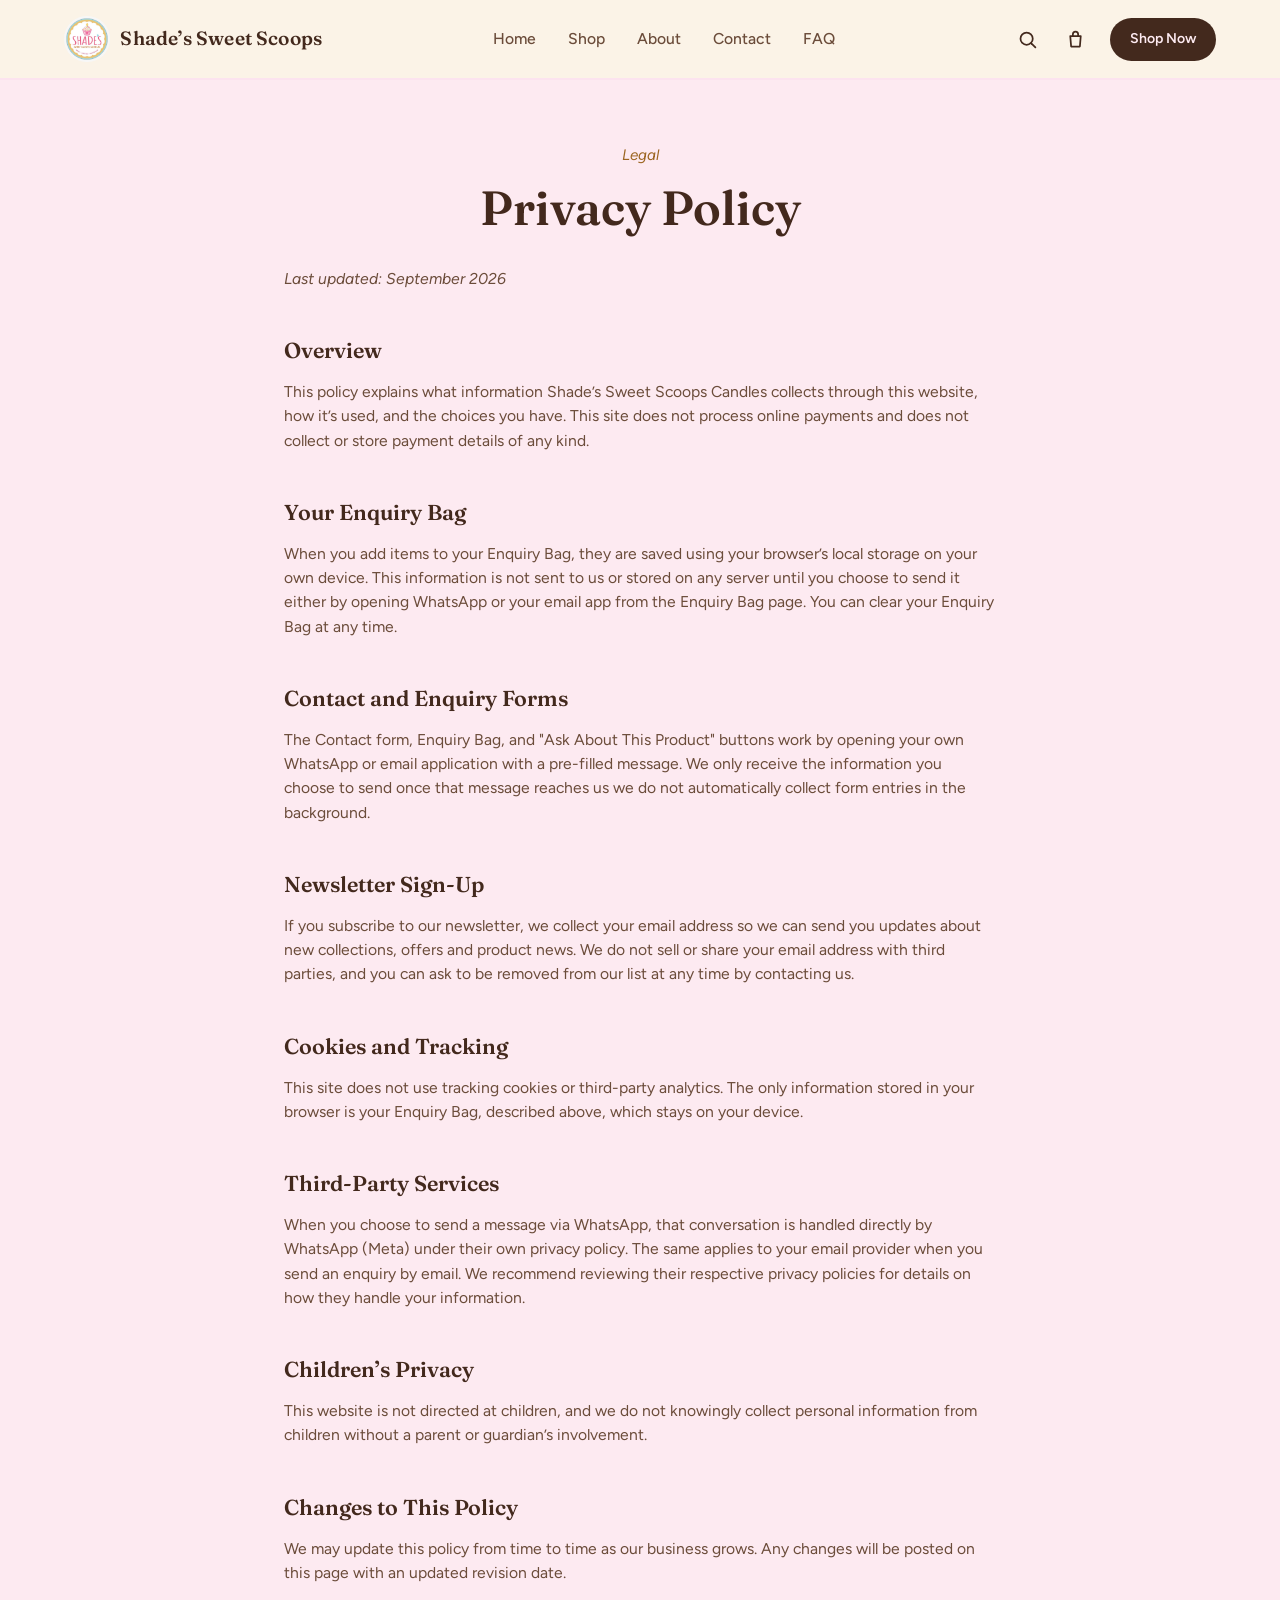
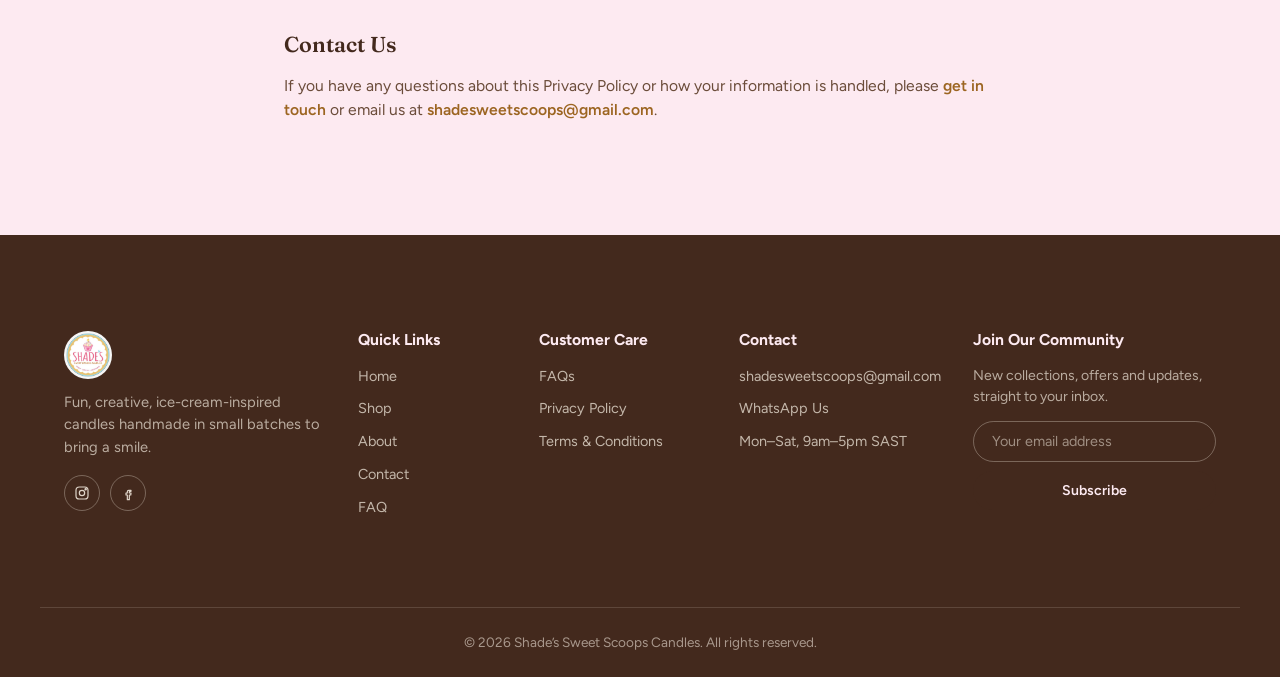
<file: privacy.html>
<!DOCTYPE html>
<html lang="en">
<head>
<meta charset="UTF-8">
<meta name="viewport" content="width=device-width, initial-scale=1.0">
<title>Privacy Policy — Shade's Sweet Scoops Candles</title>
<meta name="description" content="How Shade's Sweet Scoops Candles handles your information, including the Enquiry Bag, contact forms and newsletter sign-up.">
<link rel="canonical" href="https://sweetscoopcandles.co.za/privacy.html" id="canonicalLink">
<meta property="og:type" content="website">
<meta property="og:site_name" content="Shade's Sweet Scoops Candles">
<meta property="og:title" content="Privacy Policy — Shade's Sweet Scoops Candles" id="ogTitle">
<meta property="og:description" content="How Shade's Sweet Scoops Candles handles your information, including the Enquiry Bag, contact forms and newsletter sign-up." id="ogDescription">
<meta property="og:image" content="https://sweetscoopcandles.co.za/images/logo.jpg" id="ogImage">
<meta property="og:url" content="https://sweetscoopcandles.co.za/privacy.html" id="ogUrl">
<meta property="og:locale" content="en_ZA">
<meta name="twitter:card" content="summary_large_image">
<meta name="twitter:title" content="Privacy Policy — Shade's Sweet Scoops Candles" id="twitterTitle">
<meta name="twitter:description" content="How Shade's Sweet Scoops Candles handles your information, including the Enquiry Bag, contact forms and newsletter sign-up." id="twitterDescription">
<meta name="twitter:image" content="https://sweetscoopcandles.co.za/images/logo.jpg" id="twitterImage">
<link rel="icon" href="images/logo.jpg">
<link rel="stylesheet" href="css/style.css">
</head>
<body data-page="privacy">
<a href="#main" class="skip-link">Skip to content</a>

<header class="site-header">
  <div class="container header-inner">
    <a href="index.html" class="brand">
      <img src="images/logo.jpg" alt="Shade's Sweet Scoops Candles logo" class="brand-logo" width="46" height="46">
      <span class="brand-name">Shade&rsquo;s Sweet Scoops</span>
    </a>
    <nav class="main-nav" aria-label="Primary">
      <a href="index.html" class="nav-link" data-nav="home">Home</a>
      <a href="shop.html" class="nav-link" data-nav="shop">Shop</a>
      <a href="about.html" class="nav-link" data-nav="about">About</a>
      <a href="contact.html" class="nav-link" data-nav="contact">Contact</a>
      <a href="faq.html" class="nav-link" data-nav="faq">FAQ</a>
    </nav>
    <div class="header-actions">
      <button class="icon-btn" id="searchToggle" aria-label="Search products" aria-expanded="false">
        <svg viewBox="0 0 24 24" fill="none" stroke="currentColor" stroke-width="2" stroke-linecap="round"><circle cx="11" cy="11" r="7"/><line x1="21" y1="21" x2="16.65" y2="16.65"/></svg>
      </button>
      <a href="enquiry.html" class="icon-btn" aria-label="Enquiry Bag">
        <svg viewBox="0 0 24 24" fill="none" stroke="currentColor" stroke-width="2" stroke-linecap="round" stroke-linejoin="round"><path d="M6 8h12l-1 12H7L6 8Z"/><path d="M9 8V6a3 3 0 0 1 6 0v2"/></svg>
        <span class="badge-count" data-bag-count style="display:none;">0</span>
      </a>
      <a href="shop.html" class="btn btn-primary btn-sm shop-now-btn">Shop Now</a>
      <button class="hamburger" id="hamburgerBtn" aria-label="Open menu" aria-expanded="false">
        <span></span><span></span><span></span>
      </button>
    </div>
  </div>
  <div class="search-panel" id="searchPanel">
    <div class="container search-panel-inner">
      <input type="search" id="headerSearchInput" placeholder="Search candles, flavours, gift sets…" aria-label="Search products">
      <button class="btn btn-primary btn-sm" id="headerSearchBtn">Search</button>
      <button class="icon-btn" id="searchClose" aria-label="Close search">
        <svg viewBox="0 0 24 24" fill="none" stroke="currentColor" stroke-width="2" stroke-linecap="round"><line x1="18" y1="6" x2="6" y2="18"/><line x1="6" y1="6" x2="18" y2="18"/></svg>
      </button>
    </div>
  </div>
  <nav class="mobile-nav" id="mobileNav" aria-label="Mobile">
    <a href="index.html" class="mobile-nav-link" data-nav="home">Home</a>
    <a href="shop.html" class="mobile-nav-link" data-nav="shop">Shop</a>
    <a href="about.html" class="mobile-nav-link" data-nav="about">About</a>
    <a href="contact.html" class="mobile-nav-link" data-nav="contact">Contact</a>
    <a href="faq.html" class="mobile-nav-link" data-nav="faq">FAQ</a>
    <a href="enquiry.html" class="mobile-nav-link" data-nav="enquiry">Enquiry Bag (<span data-bag-count>0</span>)</a>
    <a href="shop.html" class="btn btn-primary btn-block">Shop Now</a>
  </nav>
</header>

<main id="main">

  <section class="page-banner">
    <div class="container">
      <span class="eyebrow">Legal</span>
      <h1>Privacy Policy</h1>
    </div>
  </section>

  <section style="padding-top:0;">
    <div class="container policy-content">
      <p class="policy-updated">Last updated: September 2026</p>

      <h2>Overview</h2>
      <p>This policy explains what information Shade&rsquo;s Sweet Scoops Candles collects through this website, how it&rsquo;s used, and the choices you have. This site does not process online payments and does not collect or store payment details of any kind.</p>

      <h2>Your Enquiry Bag</h2>
      <p>When you add items to your Enquiry Bag, they are saved using your browser&rsquo;s local storage on your own device. This information is not sent to us or stored on any server until you choose to send it either by opening WhatsApp or your email app from the Enquiry Bag page. You can clear your Enquiry Bag at any time.</p>

      <h2>Contact and Enquiry Forms</h2>
      <p>The Contact form, Enquiry Bag, and "Ask About This Product" buttons work by opening your own WhatsApp or email application with a pre-filled message. We only receive the information you choose to send once that message reaches us we do not automatically collect form entries in the background.</p>

      <h2>Newsletter Sign-Up</h2>
      <p>If you subscribe to our newsletter, we collect your email address so we can send you updates about new collections, offers and product news. We do not sell or share your email address with third parties, and you can ask to be removed from our list at any time by contacting us.</p>

      <h2>Cookies and Tracking</h2>
      <p>This site does not use tracking cookies or third-party analytics. The only information stored in your browser is your Enquiry Bag, described above, which stays on your device.</p>

      <h2>Third-Party Services</h2>
      <p>When you choose to send a message via WhatsApp, that conversation is handled directly by WhatsApp (Meta) under their own privacy policy. The same applies to your email provider when you send an enquiry by email. We recommend reviewing their respective privacy policies for details on how they handle your information.</p>

      <h2>Children&rsquo;s Privacy</h2>
      <p>This website is not directed at children, and we do not knowingly collect personal information from children without a parent or guardian&rsquo;s involvement.</p>

      <h2>Changes to This Policy</h2>
      <p>We may update this policy from time to time as our business grows. Any changes will be posted on this page with an updated revision date.</p>

      <h2>Contact Us</h2>
      <p>If you have any questions about this Privacy Policy or how your information is handled, please <a href="contact.html" style="color:var(--caramel-dark);font-weight:600;">get in touch</a> or email us at <a href="mailto:sweetsscoopcandles@gmail.com" data-email-link style="color:var(--caramel-dark);font-weight:600;">sweetsscoopcandles@gmail.com</a>.</p>
    </div>
  </section>

</main>

<footer class="site-footer">
  <div class="container footer-grid">
    <div class="footer-brand">
      <img src="images/logo.jpg" alt="Shade's Sweet Scoops Candles logo" class="footer-logo" width="48" height="48">
      <p>Fun, creative, ice-cream-inspired candles handmade in small batches to bring a smile.</p>
      <div class="social-links">
        <a href="#" aria-label="Instagram" data-instagram-link>
          <svg viewBox="0 0 24 24" fill="none" stroke="currentColor" stroke-width="1.8"><rect x="3" y="3" width="18" height="18" rx="5"/><circle cx="12" cy="12" r="4"/><circle cx="17.5" cy="6.5" r="1"/></svg>
        </a>
        <a href="#" aria-label="Facebook">
          <svg viewBox="0 0 24 24" fill="none" stroke="currentColor" stroke-width="1.8" stroke-linecap="round" stroke-linejoin="round"><path d="M15 8h-2a2 2 0 0 0-2 2v2H9v3h2v7h3v-7h2.2l.3-3H14v-1.5c0-.6.4-1 1-1h1.5V8Z"/></svg>
        </a>
      </div>
    </div>
    <div class="footer-col">
      <h3>Quick Links</h3>
      <a href="index.html">Home</a>
      <a href="shop.html">Shop</a>
      <a href="about.html">About</a>
      <a href="contact.html">Contact</a>
      <a href="faq.html">FAQ</a>
    </div>
    <div class="footer-col">
      <h3>Customer Care</h3>
      <a href="faq.html">FAQs</a>
      <a href="privacy.html">Privacy Policy</a>
      <a href="terms.html">Terms &amp; Conditions</a>
    </div>
    <div class="footer-col">
      <h3>Contact</h3>
      <a href="mailto:shadesweetscoops@gmail.com" data-email-link>shadesweetscoops@gmail.com</a>
      <a href="#" data-whatsapp-link data-whatsapp-message="Hi! I'd like to get in touch.">WhatsApp Us</a>
      <span>Mon&ndash;Sat, 9am&ndash;5pm SAST</span>
    </div>
    <div class="footer-col footer-newsletter">
      <h3>Join Our Community</h3>
      <p style="font-size:0.88rem;color:rgba(251,243,231,0.65);margin-bottom:0.8rem;">New collections, offers and updates, straight to your inbox.</p>
      <form class="footer-newsletter-form" id="footerNewsletterForm" novalidate>
        <input type="email" placeholder="Your email address" aria-label="Email address" required>
        <button type="submit" class="btn btn-primary btn-sm">Subscribe</button>
      </form>
      <p class="form-msg" id="footerNewsletterMsg"></p>
    </div>
  </div>
  <div class="footer-bottom container">
    <p>&copy; <span id="footerYear">2026</span> Shade&rsquo;s Sweet Scoops Candles. All rights reserved.</p>
  </div>
</footer>

<script src="js/products.js"></script>
<script src="js/main.js"></script>
</body>
</html>
</file>
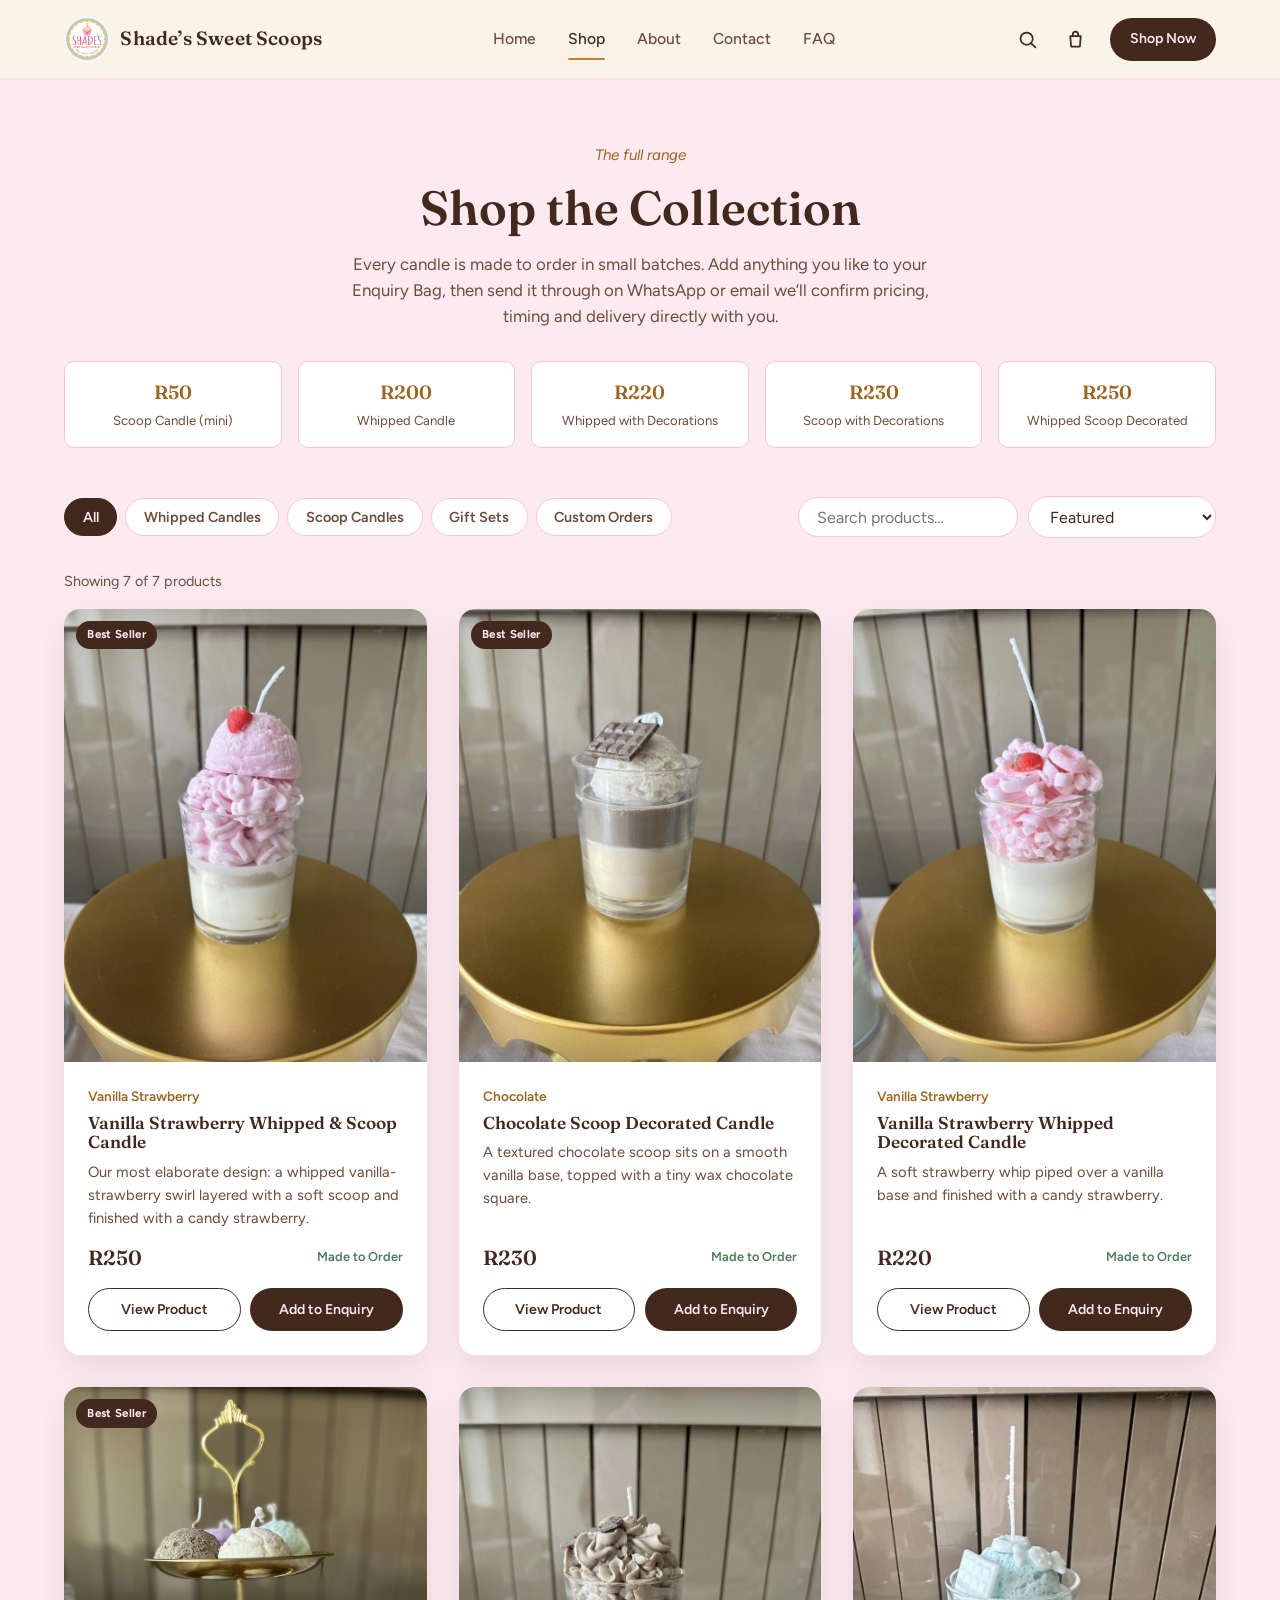
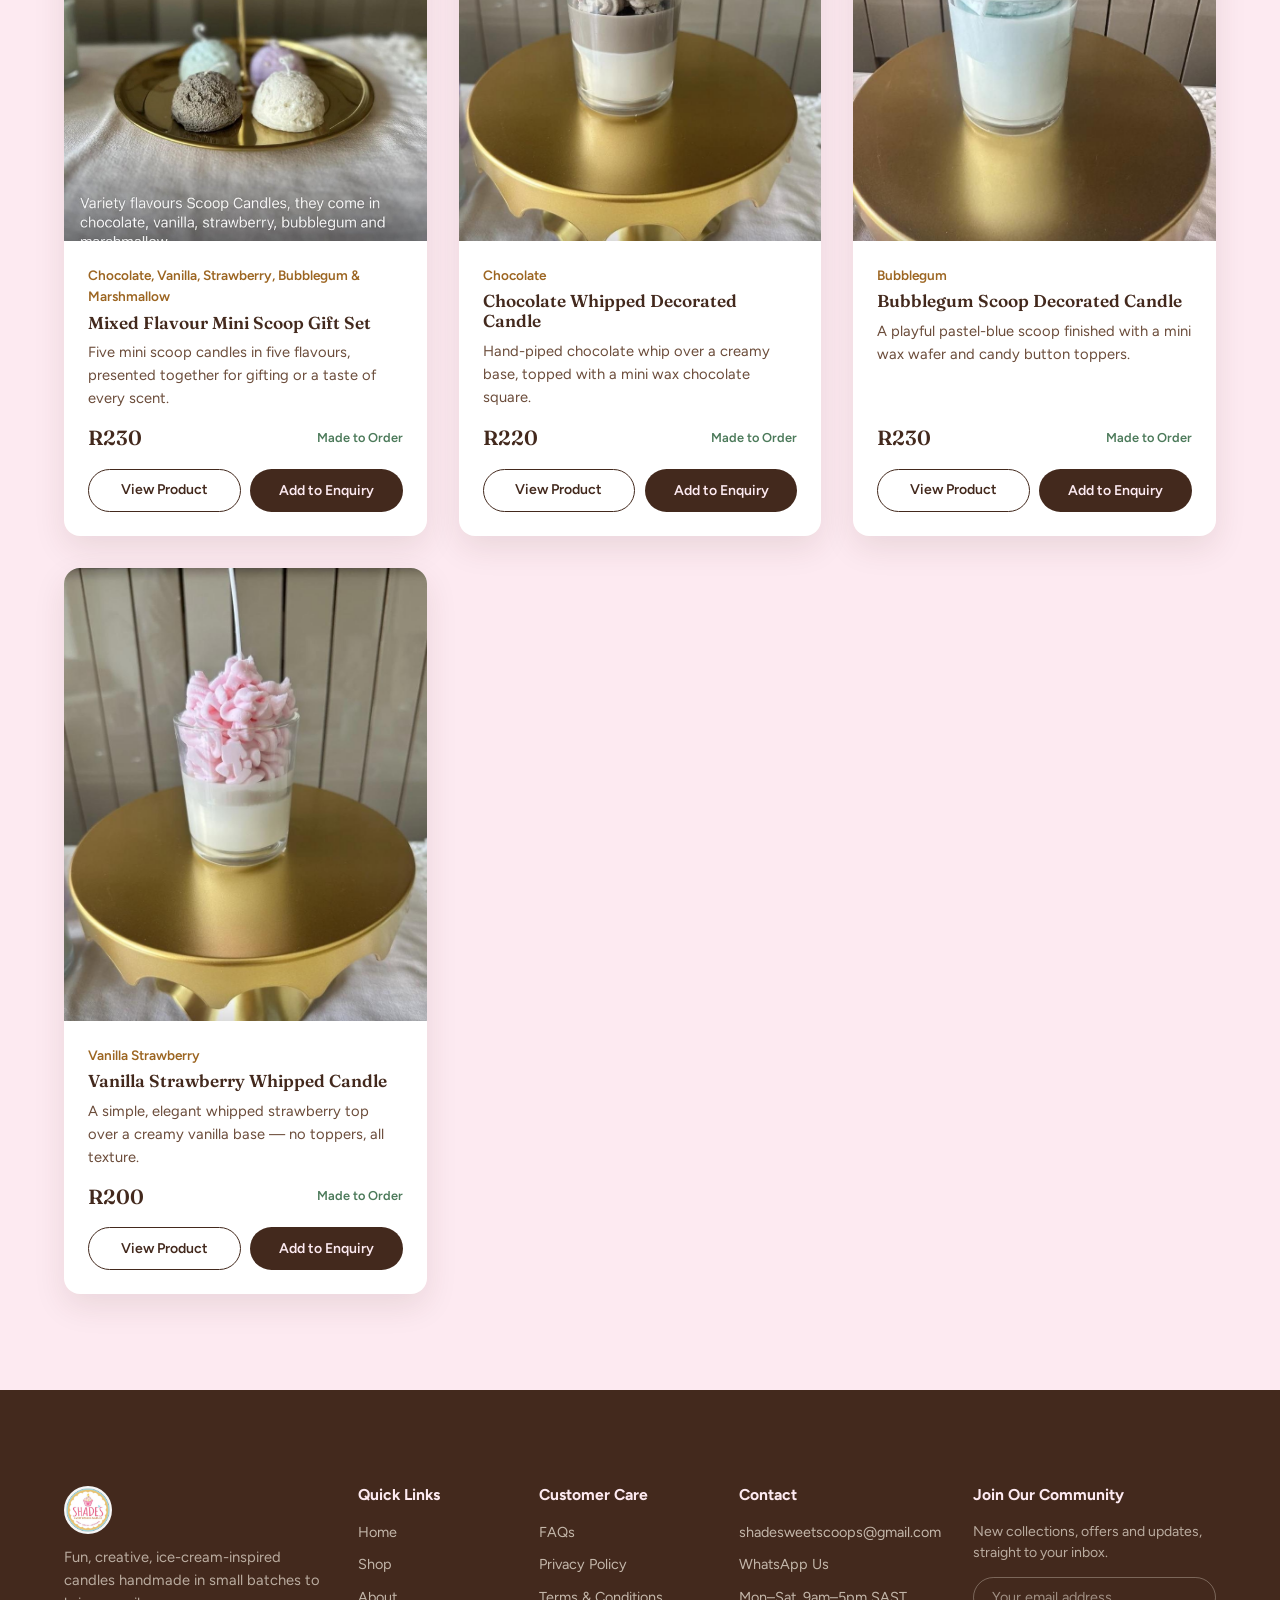
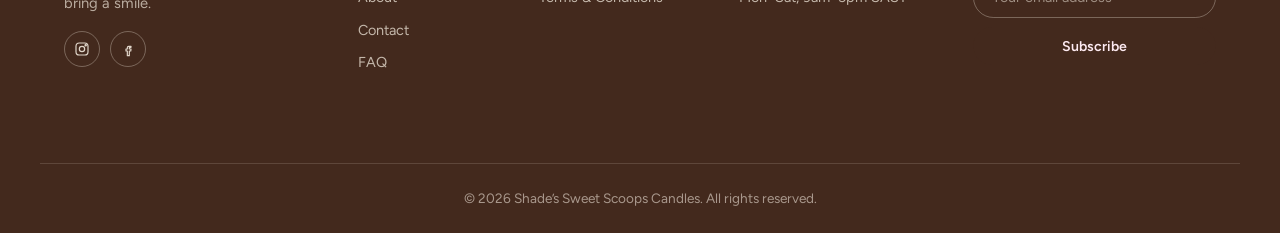
<file: shop.html>
<!DOCTYPE html>
<html lang="en">
<head>
<meta charset="UTF-8">
<meta name="viewport" content="width=device-width, initial-scale=1.0">
<title>Shop — Shade's Sweet Scoops Candles</title>
<meta name="description" content="Browse handcrafted whipped and scoop candles, gift sets and custom orders. Add to your enquiry bag and order via WhatsApp or email.">
<link rel="canonical" href="https://sweetscoopcandles.co.za/shop.html" id="canonicalLink">
<meta property="og:type" content="website">
<meta property="og:site_name" content="Shade's Sweet Scoops Candles">
<meta property="og:title" content="Shop — Shade's Sweet Scoops Candles" id="ogTitle">
<meta property="og:description" content="Browse handcrafted whipped and scoop candles, gift sets and custom orders. Add to your enquiry bag and order via WhatsApp or email." id="ogDescription">
<meta property="og:image" content="https://sweetscoopcandles.co.za/images/products/whipped-scoop-vanilla-strawberry.jpg" id="ogImage">
<meta property="og:url" content="https://sweetscoopcandles.co.za/shop.html" id="ogUrl">
<meta property="og:locale" content="en_ZA">
<meta name="twitter:card" content="summary_large_image">
<meta name="twitter:title" content="Shop — Shade's Sweet Scoops Candles" id="twitterTitle">
<meta name="twitter:description" content="Browse handcrafted whipped and scoop candles, gift sets and custom orders. Add to your enquiry bag and order via WhatsApp or email." id="twitterDescription">
<meta name="twitter:image" content="https://sweetscoopcandles.co.za/images/products/whipped-scoop-vanilla-strawberry.jpg" id="twitterImage">
<link rel="icon" href="images/logo.jpg">
<link rel="stylesheet" href="css/style.css">
</head>
<body data-page="shop">
<a href="#main" class="skip-link">Skip to content</a>

<header class="site-header">
  <div class="container header-inner">
    <a href="index.html" class="brand">
      <img src="images/logo.jpg" alt="Shade's Sweet Scoops Candles logo" class="brand-logo" width="46" height="46">
      <span class="brand-name">Shade&rsquo;s Sweet Scoops</span>
    </a>
    <nav class="main-nav" aria-label="Primary">
      <a href="index.html" class="nav-link" data-nav="home">Home</a>
      <a href="shop.html" class="nav-link" data-nav="shop">Shop</a>
      <a href="about.html" class="nav-link" data-nav="about">About</a>
      <a href="contact.html" class="nav-link" data-nav="contact">Contact</a>
      <a href="faq.html" class="nav-link" data-nav="faq">FAQ</a>
    </nav>
    <div class="header-actions">
      <button class="icon-btn" id="searchToggle" aria-label="Search products" aria-expanded="false">
        <svg viewBox="0 0 24 24" fill="none" stroke="currentColor" stroke-width="2" stroke-linecap="round"><circle cx="11" cy="11" r="7"/><line x1="21" y1="21" x2="16.65" y2="16.65"/></svg>
      </button>
      <a href="enquiry.html" class="icon-btn" aria-label="Enquiry Bag">
        <svg viewBox="0 0 24 24" fill="none" stroke="currentColor" stroke-width="2" stroke-linecap="round" stroke-linejoin="round"><path d="M6 8h12l-1 12H7L6 8Z"/><path d="M9 8V6a3 3 0 0 1 6 0v2"/></svg>
        <span class="badge-count" data-bag-count style="display:none;">0</span>
      </a>
      <a href="shop.html" class="btn btn-primary btn-sm shop-now-btn">Shop Now</a>
      <button class="hamburger" id="hamburgerBtn" aria-label="Open menu" aria-expanded="false">
        <span></span><span></span><span></span>
      </button>
    </div>
  </div>
  <div class="search-panel" id="searchPanel">
    <div class="container search-panel-inner">
      <input type="search" id="headerSearchInput" placeholder="Search candles, flavours, gift sets…" aria-label="Search products">
      <button class="btn btn-primary btn-sm" id="headerSearchBtn">Search</button>
      <button class="icon-btn" id="searchClose" aria-label="Close search">
        <svg viewBox="0 0 24 24" fill="none" stroke="currentColor" stroke-width="2" stroke-linecap="round"><line x1="18" y1="6" x2="6" y2="18"/><line x1="6" y1="6" x2="18" y2="18"/></svg>
      </button>
    </div>
  </div>
  <nav class="mobile-nav" id="mobileNav" aria-label="Mobile">
    <a href="index.html" class="mobile-nav-link" data-nav="home">Home</a>
    <a href="shop.html" class="mobile-nav-link" data-nav="shop">Shop</a>
    <a href="about.html" class="mobile-nav-link" data-nav="about">About</a>
    <a href="contact.html" class="mobile-nav-link" data-nav="contact">Contact</a>
    <a href="faq.html" class="mobile-nav-link" data-nav="faq">FAQ</a>
    <a href="enquiry.html" class="mobile-nav-link" data-nav="enquiry">Enquiry Bag (<span data-bag-count>0</span>)</a>
    <a href="shop.html" class="btn btn-primary btn-block">Shop Now</a>
  </nav>
</header>

<main id="main">

  <section class="page-banner">
    <div class="container">
      <span class="eyebrow">The full range</span>
      <h1>Shop the Collection</h1>
      <p>Every candle is made to order in small batches. Add anything you like to your Enquiry Bag, then send it through on WhatsApp or email we&rsquo;ll confirm pricing, timing and delivery directly with you.</p>
    </div>
  </section>

  <section style="padding-top:0;">
    <div class="container">

      <div class="tier-strip" id="tierStrip"></div>

      <div class="shop-controls">
        <div class="category-tabs" id="categoryTabs"></div>
        <div class="shop-tools">
          <input type="search" class="shop-search" id="shopSearchInput" placeholder="Search products…" aria-label="Search products">
          <select class="shop-sort" id="shopSortSelect" aria-label="Sort products">
            <option value="featured">Featured</option>
            <option value="price-asc">Price: Low to High</option>
            <option value="price-desc">Price: High to Low</option>
            <option value="name-asc">Name: A–Z</option>
          </select>
        </div>
      </div>

      <p class="results-meta" id="shopResultsMeta"></p>

      <div class="product-grid" id="shopProductGrid"></div>

      <div class="empty-state" id="shopEmptyState" style="display:none;">
        <h3>No candles match your search</h3>
        <p>Try a different flavour, style or clear your filters to see everything we make.</p>
        <button type="button" class="btn btn-primary" onclick="window.resetShopFilters()">Clear Filters</button>
      </div>

      <div class="custom-panel" id="shopCustomPanel" style="display:none;">
        <div>
          <span class="eyebrow">Made for the occasion</span>
          <h2>Request a Custom Order</h2>
          <p style="color:var(--choc-soft);margin-top:var(--sp-2);">Tell us the occasion, the flavours and how many you need we&rsquo;ll put a design and a price together for you.</p>
          <ul class="custom-panel-list">
            <li>Wedding candles &amp; favours</li>
            <li>Corporate gifts</li>
            <li>Birthday gifts</li>
            <li>Events &amp; celebrations</li>
            <li>Bulk orders</li>
            <li>Personalised candles</li>
          </ul>
          <div class="custom-panel-actions">
            <a href="#" class="btn btn-whatsapp" data-whatsapp-link data-whatsapp-message="Hi! I'd like to request a custom candle order. Occasion: / Flavours: / Quantity: / Date needed:">
              <svg width="18" height="18" viewBox="0 0 24 24" fill="currentColor"><path d="M12.04 2C6.58 2 2.13 6.45 2.13 11.91c0 1.75.46 3.45 1.32 4.95L2 22l5.29-1.39a9.9 9.9 0 0 0 4.75 1.21h.01c5.46 0 9.91-4.45 9.91-9.91C21.96 6.45 17.5 2 12.04 2Zm5.8 14.02c-.24.68-1.4 1.31-1.93 1.36-.5.05-.98.23-3.29-.7-2.79-1.13-4.58-3.94-4.72-4.13-.14-.19-1.13-1.5-1.13-2.86 0-1.36.71-2.03.97-2.3.24-.26.53-.32.7-.32h.5c.16 0 .38-.03.58.44.24.57.8 1.96.87 2.1.07.15.11.32.02.51-.09.19-.14.31-.28.47-.14.16-.29.36-.42.48-.14.14-.28.29-.12.57.16.28.71 1.17 1.53 1.9 1.05.94 1.94 1.23 2.22 1.37.28.14.44.12.61-.07.16-.19.68-.79.87-1.06.19-.27.37-.22.62-.13.26.09 1.63.77 1.91.91.28.14.47.21.54.33.07.12.07.68-.17 1.36Z"/></svg>
              Request via WhatsApp
            </a>
            <a href="#" class="btn btn-secondary" data-mailto-link data-mail-subject="Custom Order Request - Shade's Sweet Scoops Candles" data-mail-body="Occasion: %0AFlavours: %0AQuantity: %0ADate needed: %0AAdditional notes: ">Request via Email</a>
          </div>
        </div>
        <div class="collection-card-media" style="border-radius:var(--radius-md);overflow:hidden;box-shadow:var(--shadow-soft);">
          <img src="images/lifestyle/variety-stand.jpg" alt="Assorted custom candle styles on a tiered stand" loading="lazy" width="500" height="400">
        </div>
      </div>

    </div>
  </section>

</main>

<footer class="site-footer">
  <div class="container footer-grid">
    <div class="footer-brand">
      <img src="images/logo.jpg" alt="Shade's Sweet Scoops Candles logo" class="footer-logo" width="48" height="48">
      <p>Fun, creative, ice-cream-inspired candles handmade in small batches to bring a smile.</p>
      <div class="social-links">
        <a href="#" aria-label="Instagram" data-instagram-link>
          <svg viewBox="0 0 24 24" fill="none" stroke="currentColor" stroke-width="1.8"><rect x="3" y="3" width="18" height="18" rx="5"/><circle cx="12" cy="12" r="4"/><circle cx="17.5" cy="6.5" r="1"/></svg>
        </a>
        <a href="#" aria-label="Facebook">
          <svg viewBox="0 0 24 24" fill="none" stroke="currentColor" stroke-width="1.8" stroke-linecap="round" stroke-linejoin="round"><path d="M15 8h-2a2 2 0 0 0-2 2v2H9v3h2v7h3v-7h2.2l.3-3H14v-1.5c0-.6.4-1 1-1h1.5V8Z"/></svg>
        </a>
      </div>
    </div>
    <div class="footer-col">
      <h3>Quick Links</h3>
      <a href="index.html">Home</a>
      <a href="shop.html">Shop</a>
      <a href="about.html">About</a>
      <a href="contact.html">Contact</a>
      <a href="faq.html">FAQ</a>
    </div>
    <div class="footer-col">
      <h3>Customer Care</h3>
      <a href="faq.html">FAQs</a>
      <a href="privacy.html">Privacy Policy</a>
      <a href="terms.html">Terms &amp; Conditions</a>
    </div>
    <div class="footer-col">
      <h3>Contact</h3>
      <a href="mailto:shadesweetscoops@gmail.com" data-email-link>shadesweetscoops@gmail.coma>
      <a href="#" data-whatsapp-link data-whatsapp-message="Hi! I'd like to get in touch.">WhatsApp Us</a>
      <span>Mon&ndash;Sat, 9am&ndash;5pm SAST</span>
    </div>
    <div class="footer-col footer-newsletter">
      <h3>Join Our Community</h3>
      <p style="font-size:0.88rem;color:rgba(251,243,231,0.65);margin-bottom:0.8rem;">New collections, offers and updates, straight to your inbox.</p>
      <form class="footer-newsletter-form" id="footerNewsletterForm" novalidate>
        <input type="email" placeholder="Your email address" aria-label="Email address" required>
        <button type="submit" class="btn btn-primary btn-sm">Subscribe</button>
      </form>
      <p class="form-msg" id="footerNewsletterMsg"></p>
    </div>
  </div>
  <div class="footer-bottom container">
    <p>&copy; <span id="footerYear">2026</span> Shade&rsquo;s Sweet Scoops Candles. All rights reserved.</p>
  </div>
</footer>

<script src="js/products.js"></script>
<script src="js/main.js"></script>
<script src="js/shop.js"></script>
</body>
</html>
</file>
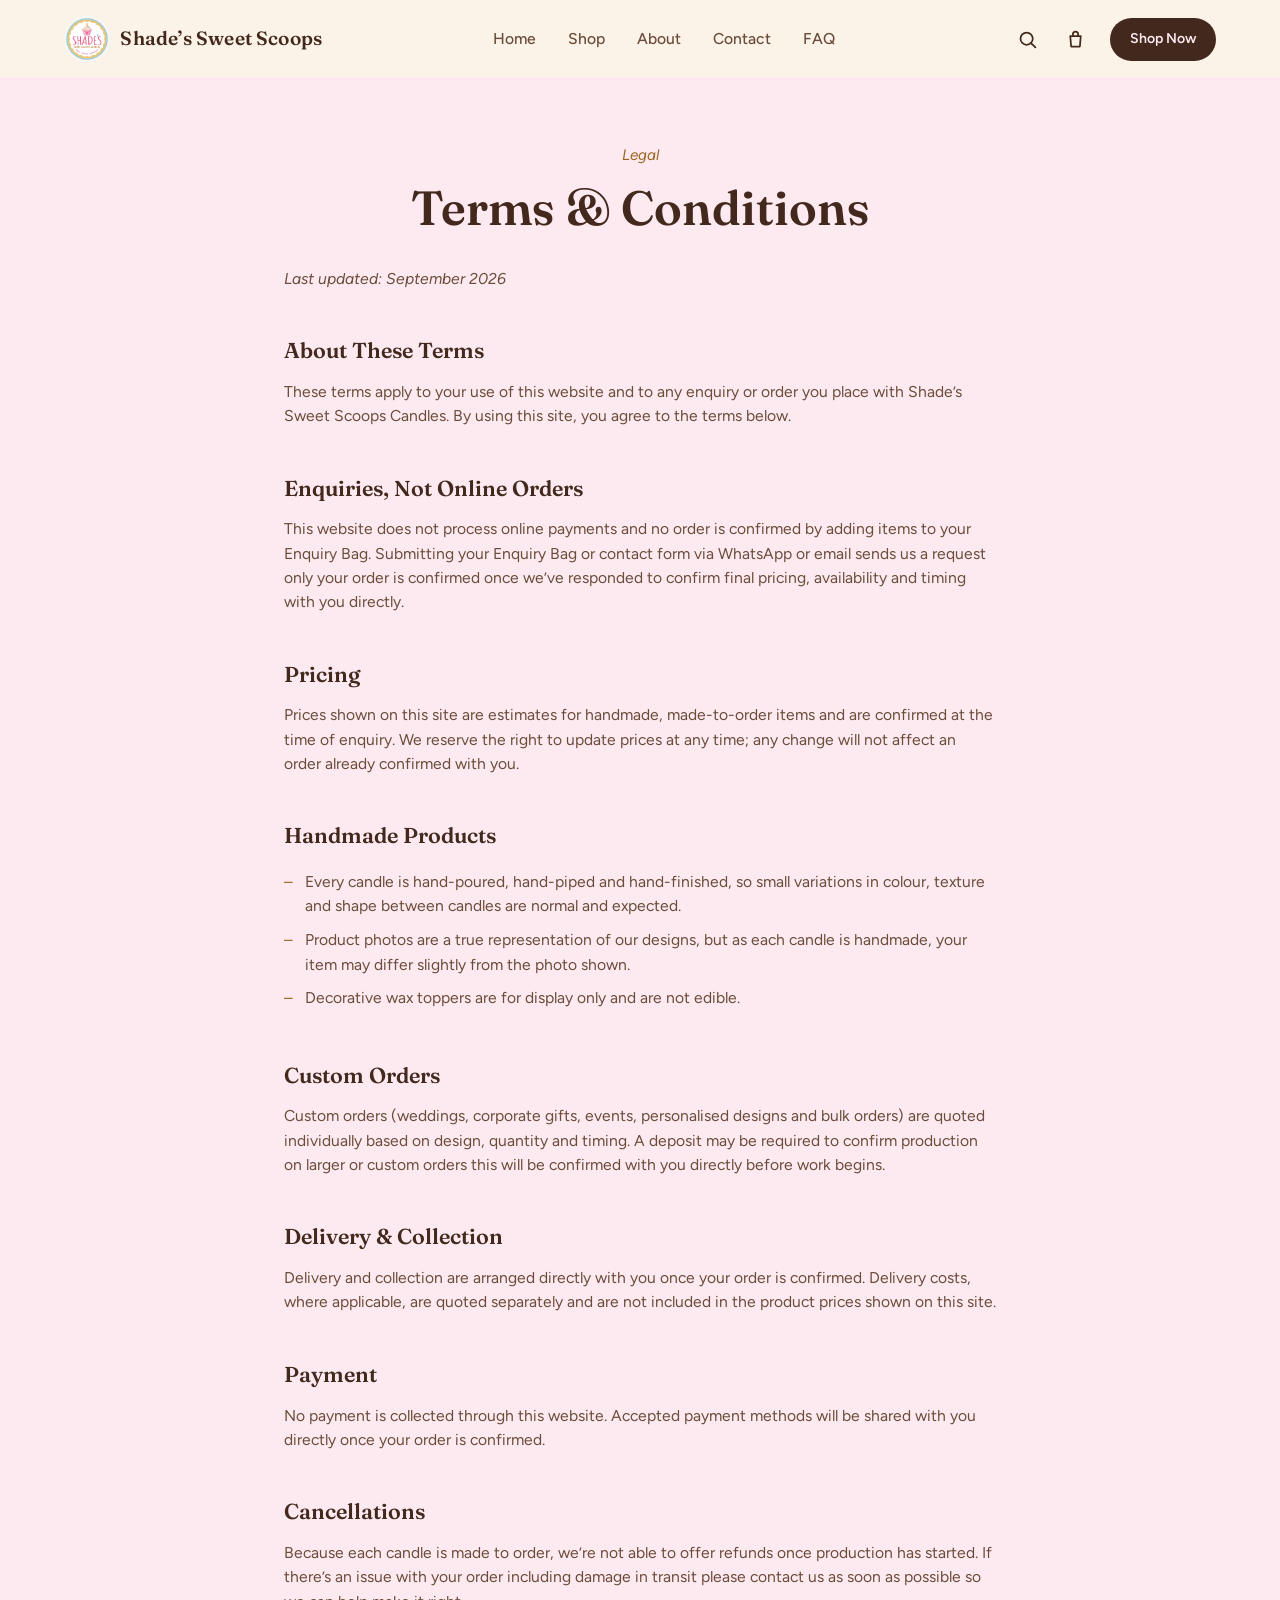
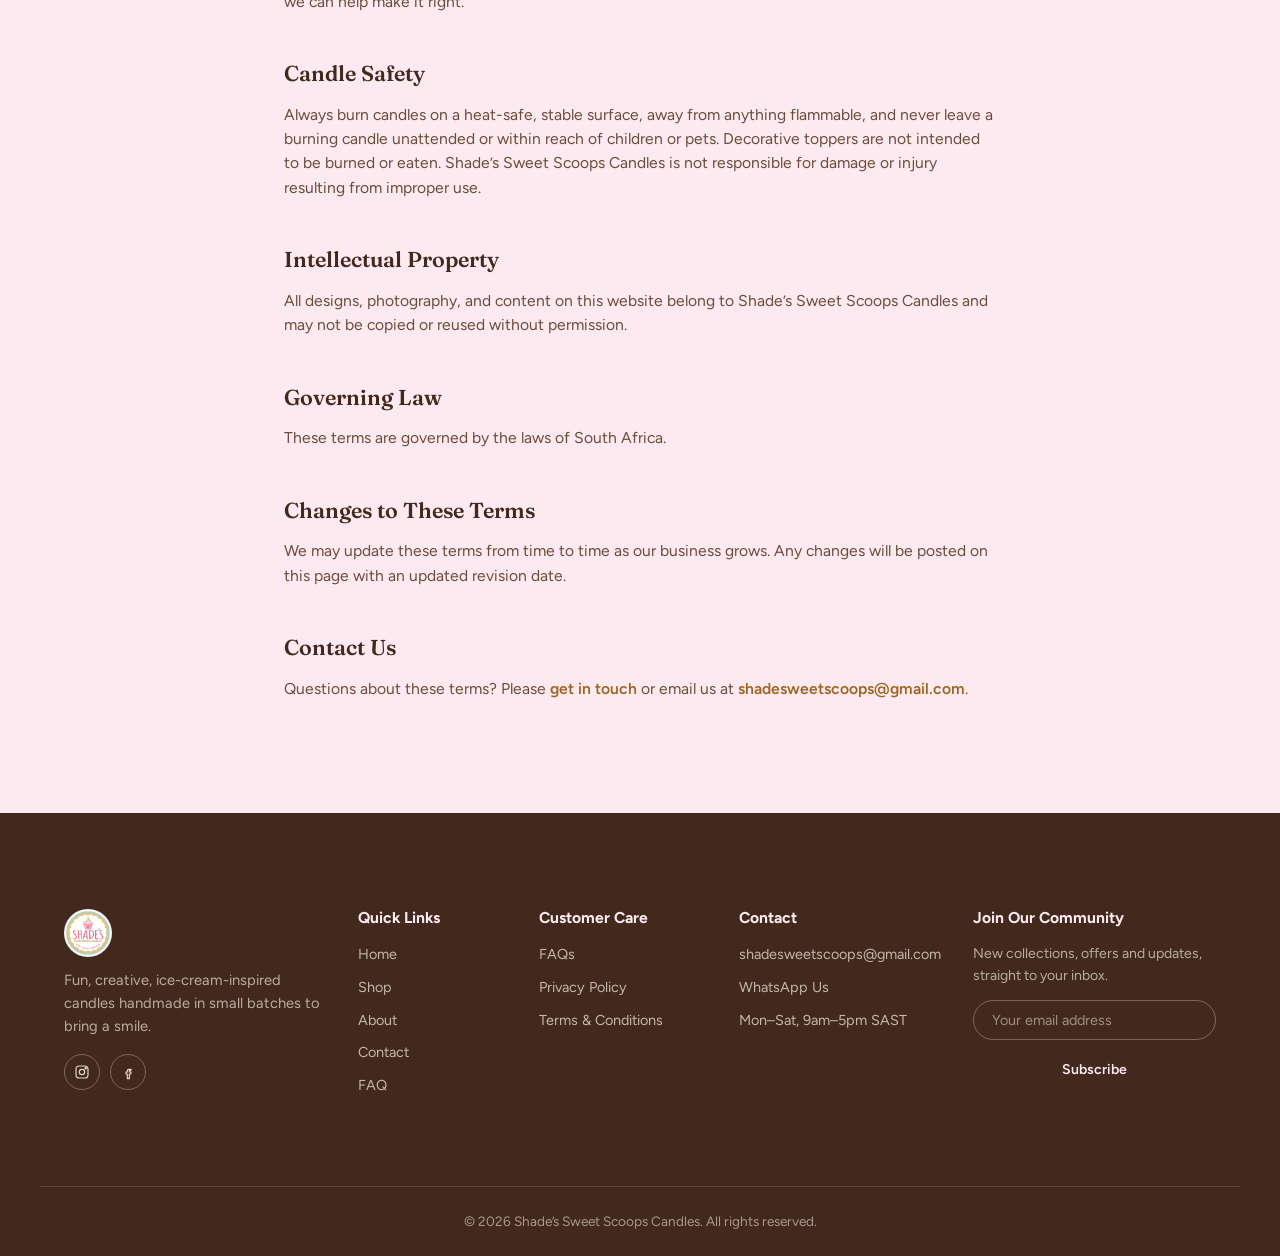
<file: terms.html>
<!DOCTYPE html>
<html lang="en">
<head>
<meta charset="UTF-8">
<meta name="viewport" content="width=device-width, initial-scale=1.0">
<title>Terms &amp; Conditions — Shade's Sweet Scoops Candles</title>
<meta name="description" content="Terms and conditions for ordering, custom requests, delivery and candle care at Shade's Sweet Scoops Candles.">
<link rel="canonical" href="https://sweetscoopcandles.co.za/terms.html" id="canonicalLink">
<meta property="og:type" content="website">
<meta property="og:site_name" content="Shade's Sweet Scoops Candles">
<meta property="og:title" content="Terms &amp; Conditions — Shade's Sweet Scoops Candles" id="ogTitle">
<meta property="og:description" content="Terms and conditions for ordering, custom requests, delivery and candle care at Shade's Sweet Scoops Candles." id="ogDescription">
<meta property="og:image" content="https://sweetscoopcandles.co.za/images/logo.jpg" id="ogImage">
<meta property="og:url" content="https://sweetscoopcandles.co.za/terms.html" id="ogUrl">
<meta property="og:locale" content="en_ZA">
<meta name="twitter:card" content="summary_large_image">
<meta name="twitter:title" content="Terms &amp; Conditions — Shade's Sweet Scoops Candles" id="twitterTitle">
<meta name="twitter:description" content="Terms and conditions for ordering, custom requests, delivery and candle care at Shade's Sweet Scoops Candles." id="twitterDescription">
<meta name="twitter:image" content="https://sweetscoopcandles.co.za/images/logo.jpg" id="twitterImage">
<link rel="icon" href="images/logo.jpg">
<link rel="stylesheet" href="css/style.css">
</head>
<body data-page="terms">
<a href="#main" class="skip-link">Skip to content</a>

<header class="site-header">
  <div class="container header-inner">
    <a href="index.html" class="brand">
      <img src="images/logo.jpg" alt="Shade's Sweet Scoops Candles logo" class="brand-logo" width="46" height="46">
      <span class="brand-name">Shade&rsquo;s Sweet Scoops</span>
    </a>
    <nav class="main-nav" aria-label="Primary">
      <a href="index.html" class="nav-link" data-nav="home">Home</a>
      <a href="shop.html" class="nav-link" data-nav="shop">Shop</a>
      <a href="about.html" class="nav-link" data-nav="about">About</a>
      <a href="contact.html" class="nav-link" data-nav="contact">Contact</a>
      <a href="faq.html" class="nav-link" data-nav="faq">FAQ</a>
    </nav>
    <div class="header-actions">
      <button class="icon-btn" id="searchToggle" aria-label="Search products" aria-expanded="false">
        <svg viewBox="0 0 24 24" fill="none" stroke="currentColor" stroke-width="2" stroke-linecap="round"><circle cx="11" cy="11" r="7"/><line x1="21" y1="21" x2="16.65" y2="16.65"/></svg>
      </button>
      <a href="enquiry.html" class="icon-btn" aria-label="Enquiry Bag">
        <svg viewBox="0 0 24 24" fill="none" stroke="currentColor" stroke-width="2" stroke-linecap="round" stroke-linejoin="round"><path d="M6 8h12l-1 12H7L6 8Z"/><path d="M9 8V6a3 3 0 0 1 6 0v2"/></svg>
        <span class="badge-count" data-bag-count style="display:none;">0</span>
      </a>
      <a href="shop.html" class="btn btn-primary btn-sm shop-now-btn">Shop Now</a>
      <button class="hamburger" id="hamburgerBtn" aria-label="Open menu" aria-expanded="false">
        <span></span><span></span><span></span>
      </button>
    </div>
  </div>
  <div class="search-panel" id="searchPanel">
    <div class="container search-panel-inner">
      <input type="search" id="headerSearchInput" placeholder="Search candles, flavours, gift sets…" aria-label="Search products">
      <button class="btn btn-primary btn-sm" id="headerSearchBtn">Search</button>
      <button class="icon-btn" id="searchClose" aria-label="Close search">
        <svg viewBox="0 0 24 24" fill="none" stroke="currentColor" stroke-width="2" stroke-linecap="round"><line x1="18" y1="6" x2="6" y2="18"/><line x1="6" y1="6" x2="18" y2="18"/></svg>
      </button>
    </div>
  </div>
  <nav class="mobile-nav" id="mobileNav" aria-label="Mobile">
    <a href="index.html" class="mobile-nav-link" data-nav="home">Home</a>
    <a href="shop.html" class="mobile-nav-link" data-nav="shop">Shop</a>
    <a href="about.html" class="mobile-nav-link" data-nav="about">About</a>
    <a href="contact.html" class="mobile-nav-link" data-nav="contact">Contact</a>
    <a href="faq.html" class="mobile-nav-link" data-nav="faq">FAQ</a>
    <a href="enquiry.html" class="mobile-nav-link" data-nav="enquiry">Enquiry Bag (<span data-bag-count>0</span>)</a>
    <a href="shop.html" class="btn btn-primary btn-block">Shop Now</a>
  </nav>
</header>

<main id="main">

  <section class="page-banner">
    <div class="container">
      <span class="eyebrow">Legal</span>
      <h1>Terms &amp; Conditions</h1>
    </div>
  </section>

  <section style="padding-top:0;">
    <div class="container policy-content">
      <p class="policy-updated">Last updated: September 2026</p>

      <h2>About These Terms</h2>
      <p>These terms apply to your use of this website and to any enquiry or order you place with Shade&rsquo;s Sweet Scoops Candles. By using this site, you agree to the terms below.</p>

      <h2>Enquiries, Not Online Orders</h2>
      <p>This website does not process online payments and no order is confirmed by adding items to your Enquiry Bag. Submitting your Enquiry Bag or contact form via WhatsApp or email sends us a request only your order is confirmed once we&rsquo;ve responded to confirm final pricing, availability and timing with you directly.</p>

      <h2>Pricing</h2>
      <p>Prices shown on this site are estimates for handmade, made-to-order items and are confirmed at the time of enquiry. We reserve the right to update prices at any time; any change will not affect an order already confirmed with you.</p>

      <h2>Handmade Products</h2>
      <ul>
        <li>Every candle is hand-poured, hand-piped and hand-finished, so small variations in colour, texture and shape between candles are normal and expected.</li>
        <li>Product photos are a true representation of our designs, but as each candle is handmade, your item may differ slightly from the photo shown.</li>
        <li>Decorative wax toppers are for display only and are not edible.</li>
      </ul>

      <h2>Custom Orders</h2>
      <p>Custom orders (weddings, corporate gifts, events, personalised designs and bulk orders) are quoted individually based on design, quantity and timing. A deposit may be required to confirm production on larger or custom orders this will be confirmed with you directly before work begins.</p>

      <h2>Delivery &amp; Collection</h2>
      <p>Delivery and collection are arranged directly with you once your order is confirmed. Delivery costs, where applicable, are quoted separately and are not included in the product prices shown on this site.</p>

      <h2>Payment</h2>
      <p>No payment is collected through this website. Accepted payment methods will be shared with you directly once your order is confirmed.</p>

      <h2>Cancellations</h2>
      <p>Because each candle is made to order, we&rsquo;re not able to offer refunds once production has started. If there&rsquo;s an issue with your order including damage in transit please contact us as soon as possible so we can help make it right.</p>

      <h2>Candle Safety</h2>
      <p>Always burn candles on a heat-safe, stable surface, away from anything flammable, and never leave a burning candle unattended or within reach of children or pets. Decorative toppers are not intended to be burned or eaten. Shade&rsquo;s Sweet Scoops Candles is not responsible for damage or injury resulting from improper use.</p>

      <h2>Intellectual Property</h2>
      <p>All designs, photography, and content on this website belong to Shade&rsquo;s Sweet Scoops Candles and may not be copied or reused without permission.</p>

      <h2>Governing Law</h2>
      <p>These terms are governed by the laws of South Africa.</p>

      <h2>Changes to These Terms</h2>
      <p>We may update these terms from time to time as our business grows. Any changes will be posted on this page with an updated revision date.</p>

      <h2>Contact Us</h2>
      <p>Questions about these terms? Please <a href="contact.html" style="color:var(--caramel-dark);font-weight:600;">get in touch</a> or email us at <a href="mailto:shadesweetscoops@gmail.com" data-email-link style="color:var(--caramel-dark);font-weight:600;">shadesweetscoops@gmail.com</a>.</p>
    </div>
  </section>

</main>

<footer class="site-footer">
  <div class="container footer-grid">
    <div class="footer-brand">
      <img src="images/logo.jpg" alt="Shade's Sweet Scoops Candles logo" class="footer-logo" width="48" height="48">
      <p>Fun, creative, ice-cream-inspired candles handmade in small batches to bring a smile.</p>
      <div class="social-links">
        <a href="#" aria-label="Instagram" data-instagram-link>
          <svg viewBox="0 0 24 24" fill="none" stroke="currentColor" stroke-width="1.8"><rect x="3" y="3" width="18" height="18" rx="5"/><circle cx="12" cy="12" r="4"/><circle cx="17.5" cy="6.5" r="1"/></svg>
        </a>
        <a href="#" aria-label="Facebook">
          <svg viewBox="0 0 24 24" fill="none" stroke="currentColor" stroke-width="1.8" stroke-linecap="round" stroke-linejoin="round"><path d="M15 8h-2a2 2 0 0 0-2 2v2H9v3h2v7h3v-7h2.2l.3-3H14v-1.5c0-.6.4-1 1-1h1.5V8Z"/></svg>
        </a>
      </div>
    </div>
    <div class="footer-col">
      <h3>Quick Links</h3>
      <a href="index.html">Home</a>
      <a href="shop.html">Shop</a>
      <a href="about.html">About</a>
      <a href="contact.html">Contact</a>
      <a href="faq.html">FAQ</a>
    </div>
    <div class="footer-col">
      <h3>Customer Care</h3>
      <a href="faq.html">FAQs</a>
      <a href="privacy.html">Privacy Policy</a>
      <a href="terms.html">Terms &amp; Conditions</a>
    </div>
    <div class="footer-col">
      <h3>Contact</h3>
      <a href="mailto:shadesweetscoops@gmail.com" data-email-link>shadesweetscoops@gmail.com</a>
      <a href="#" data-whatsapp-link data-whatsapp-message="Hi! I'd like to get in touch.">WhatsApp Us</a>
      <span>Mon&ndash;Sat, 9am&ndash;5pm SAST</span>
    </div>
    <div class="footer-col footer-newsletter">
      <h3>Join Our Community</h3>
      <p style="font-size:0.88rem;color:rgba(251,243,231,0.65);margin-bottom:0.8rem;">New collections, offers and updates, straight to your inbox.</p>
      <form class="footer-newsletter-form" id="footerNewsletterForm" novalidate>
        <input type="email" placeholder="Your email address" aria-label="Email address" required>
        <button type="submit" class="btn btn-primary btn-sm">Subscribe</button>
      </form>
      <p class="form-msg" id="footerNewsletterMsg"></p>
    </div>
  </div>
  <div class="footer-bottom container">
    <p>&copy; <span id="footerYear">2026</span> Shade&rsquo;s Sweet Scoops Candles. All rights reserved.</p>
  </div>
</footer>

<script src="js/products.js"></script>
<script src="js/main.js"></script>
</body>
</html>
</file>
<file: css/style.css>
/* =================================================================
   Shade's Sweet Scoops Candles — Stylesheet
   Type: Fraunces (display/headings) + Figtree (body/UI)
   ================================================================= */

@import url('https://fonts.googleapis.com/css2?family=Fraunces:opsz,wght@9..144,400;9..144,500;9..144,600;9..144,700&family=Figtree:wght@400;500;600;700&display=swap');

:root{
  /* ---- Color tokens ---- */
  --cream:        #FDEAF1;
  --cream-deep:   #FBD8E7;
  --paper:        #FFFFFF;
  --choc:         #43291D;
  --choc-soft:    #6B4C3A;
  --caramel:      #C4802E;
  --caramel-dark: #9C6521;
  --strawberry:   #EF84A0;
  --strawberry-dark: #C23D63;
  --bubblegum:    #7FCBD3;
  --bubblegum-dark: #4FA6AF;
  --sunshine:     #FFCE54;
  --sunshine-dark: #E0A912;
  --grape:        #C9A0DC;
  --grape-dark:   #A46FC0;
  --line:         #F4C7DC;
  --line-soft:    #FCE3EF;
  --error:        #B3423A;
  --success:      #4C7A5A;

  /* ---- Type ---- */
  --font-display: 'Fraunces', Georgia, serif;
  --font-body: 'Figtree', -apple-system, BlinkMacSystemFont, 'Segoe UI', sans-serif;

  /* ---- Spacing scale (8px base) ---- */
  --sp-1: 0.5rem;
  --sp-2: 0.75rem;
  --sp-3: 1rem;
  --sp-4: 1.5rem;
  --sp-5: 2rem;
  --sp-6: 3rem;
  --sp-7: 4rem;
  --sp-8: 6rem;
  --sp-9: 8rem;

  --radius-scoop: 40% 60% 55% 45% / 55% 45% 60% 40%;
  --radius-sm: 10px;
  --radius-md: 16px;
  --shadow-soft: 0 12px 32px rgba(67, 41, 29, 0.10);
  --shadow-lift: 0 18px 44px rgba(67, 41, 29, 0.16);
  --container-w: 1200px;
}

/* ---- Reset ---- */
*, *::before, *::after{ box-sizing: border-box; }
html{ scroll-behavior: smooth; }
body{
  margin: 0;
  font-family: var(--font-body);
  color: var(--choc);
  background: var(--cream);
  -webkit-font-smoothing: antialiased;
  line-height: 1.55;
}
img{ max-width: 100%; display: block; }
a{ color: inherit; text-decoration: none; }
button{ font-family: inherit; cursor: pointer; }
input, select, textarea{ font-family: inherit; font-size: 1rem; }
ul{ list-style: none; margin: 0; padding: 0; }
h1,h2,h3,h4{ font-family: var(--font-display); font-weight: 600; line-height: 1.15; margin: 0; color: var(--choc); }
p{ margin: 0; }
:focus-visible{ outline: 2px solid var(--caramel-dark); outline-offset: 3px; }
@media (prefers-reduced-motion: reduce){
  html{ scroll-behavior: auto; }
  *{ animation-duration: 0.01ms !important; transition-duration: 0.01ms !important; }
}

.container{ max-width: var(--container-w); margin: 0 auto; padding: 0 var(--sp-4); }
@media (max-width: 640px){ .container{ padding: 0 var(--sp-3); } }

section{ padding: var(--sp-8) 0; }
@media (max-width: 780px){ section{ padding: var(--sp-6) 0; } }

.section-alt{ background: var(--paper); }

.eyebrow{
  display: inline-block;
  font-family: var(--font-body);
  font-size: 0.95rem;
  color: var(--caramel-dark);
  font-style: italic;
  margin-bottom: var(--sp-2);
}
.section-head{
  max-width: 640px;
  margin: 0 0 var(--sp-6);
}
.section-head h2{ font-size: clamp(1.8rem, 3vw, 2.5rem); }
.section-head p{ margin-top: var(--sp-2); color: var(--choc-soft); font-size: 1.05rem; }
.section-head.centered{ margin-left: auto; margin-right: auto; text-align: center; }

/* ---- Buttons ---- */
.btn{
  display: inline-flex;
  align-items: center;
  justify-content: center;
  gap: 0.5rem;
  padding: 0.9rem 1.7rem;
  border-radius: 999px;
  font-size: 0.98rem;
  font-weight: 600;
  border: 1.5px solid transparent;
  transition: transform 0.15s ease, background 0.15s ease, border-color 0.15s ease, color 0.15s ease;
  white-space: nowrap;
}
.btn:hover{ transform: translateY(-2px); }
.btn:active{ transform: translateY(0); }
.btn-primary{ background: var(--choc); color: var(--cream); }
.btn-primary:hover{ background: var(--caramel-dark); }
.btn-secondary{ background: transparent; color: var(--choc); border-color: var(--choc); }
.btn-secondary:hover{ background: var(--choc); color: var(--cream); }
.btn-whatsapp{ background: #3F7A5C; color: #fff; }
.btn-whatsapp:hover{ background: #33654B; }
.btn-outline-light{ background: transparent; color: var(--cream); border-color: rgba(251,243,231,0.7); }
.btn-outline-light:hover{ background: var(--cream); color: var(--choc); }
.btn-block{ width: 100%; }
.btn-sm{ padding: 0.6rem 1.2rem; font-size: 0.88rem; }
.btn:disabled{ opacity: 0.5; cursor: not-allowed; transform: none; }

/* ---- Icon buttons ---- */
.icon-btn{
  display: inline-flex;
  align-items: center;
  justify-content: center;
  width: 42px;
  height: 42px;
  border-radius: 50%;
  background: transparent;
  border: none;
  color: var(--choc);
  position: relative;
  transition: background 0.15s ease;
}
.icon-btn:hover{ background: var(--cream-deep); }
.icon-btn svg{ width: 21px; height: 21px; }

.badge-count{
  position: absolute;
  top: 2px;
  right: 2px;
  min-width: 18px;
  height: 18px;
  padding: 0 4px;
  border-radius: 999px;
  background: var(--caramel);
  color: #fff;
  font-size: 0.65rem;
  font-weight: 700;
  display: flex;
  align-items: center;
  justify-content: center;
  font-family: var(--font-body);
}

/* =================================================================
   HEADER
   ================================================================= */
.site-header{
  position: sticky;
  top: 0;
  z-index: 100;
  background: rgba(251,243,231,0.92);
  backdrop-filter: blur(10px);
  border-bottom: 1px solid var(--line-soft);
}
.header-inner{
  display: flex;
  align-items: center;
  justify-content: space-between;
  gap: var(--sp-4);
  height: 78px;
}
.brand{ display: flex; align-items: center; gap: 0.65rem; min-width: 0; flex-shrink: 1; }
.brand-logo{ width: 46px; height: 46px; border-radius: 50%; object-fit: cover; flex-shrink: 0; }
.brand-name{
  font-family: var(--font-display);
  font-size: 1.2rem;
  font-weight: 600;
  letter-spacing: 0.01em;
  white-space: nowrap;
  overflow: hidden;
  text-overflow: ellipsis;
  min-width: 0;
}
.main-nav{ display: flex; align-items: center; gap: var(--sp-5); }
.nav-link{
  font-size: 0.98rem;
  font-weight: 500;
  color: var(--choc-soft);
  position: relative;
  padding: 6px 0;
}
.nav-link:hover{ color: var(--choc); }
.nav-link.active{ color: var(--choc); }
.nav-link.active::after{
  content: "";
  position: absolute;
  left: 0; right: 0; bottom: -3px;
  height: 2px;
  background: var(--caramel);
  border-radius: 2px;
}
.header-actions{ display: flex; align-items: center; gap: 0.4rem; flex-shrink: 0; }
.shop-now-btn{ margin-left: 0.4rem; }
.hamburger{
  display: none;
  flex-direction: column;
  justify-content: center;
  gap: 5px;
  width: 42px;
  height: 42px;
  background: transparent;
  border: none;
  border-radius: 50%;
}
.hamburger:hover{ background: var(--cream-deep); }
.hamburger span{
  display: block;
  width: 20px;
  height: 2px;
  background: var(--choc);
  margin: 0 auto;
  transition: transform 0.2s ease, opacity 0.2s ease;
}
.hamburger.is-open span:nth-child(1){ transform: translateY(7px) rotate(45deg); }
.hamburger.is-open span:nth-child(2){ opacity: 0; }
.hamburger.is-open span:nth-child(3){ transform: translateY(-7px) rotate(-45deg); }

.search-panel{
  max-height: 0;
  overflow: hidden;
  background: var(--paper);
  border-bottom: 1px solid var(--line-soft);
  transition: max-height 0.25s ease;
}
.search-panel.is-open{ max-height: 100px; }
.search-panel-inner{
  display: flex;
  align-items: center;
  gap: var(--sp-2);
  padding: var(--sp-3) var(--sp-4);
}
.search-panel-inner input{
  flex: 1;
  border: 1.5px solid var(--line);
  border-radius: 999px;
  padding: 0.7rem 1.2rem;
  background: var(--cream);
}
.search-panel-inner input:focus{ border-color: var(--caramel); }

.mobile-nav{
  display: none;
  flex-direction: column;
  background: var(--paper);
  border-bottom: 1px solid var(--line-soft);
  padding: var(--sp-2) var(--sp-4) var(--sp-4);
}
.mobile-nav.is-open{ display: flex; }
.mobile-nav-link{
  padding: 0.85rem 0.2rem;
  border-bottom: 1px solid var(--line-soft);
  font-weight: 500;
  font-size: 1.02rem;
  color: var(--choc-soft);
}
.mobile-nav-link.active{ color: var(--caramel-dark); }
.mobile-nav .btn{ margin-top: var(--sp-3); }

@media (max-width: 900px){
  .main-nav{ display: none; }
  .shop-now-btn{ display: none; }
  .hamburger{ display: flex; }
}

@media (max-width: 480px){
  .header-inner{ height: 66px; }
  .brand-logo{ width: 36px; height: 36px; }
  .brand-name{ font-size: 1rem; }
  .header-actions{ gap: 0.1rem; }
  .icon-btn{ width: 38px; height: 38px; }
  .icon-btn svg{ width: 19px; height: 19px; }
  .hamburger{ width: 38px; height: 38px; }
}

/* =================================================================
   HERO
   ================================================================= */
.hero{
  padding: var(--sp-7) 0 var(--sp-8);
  overflow: hidden;
}
.hero-inner{
  display: grid;
  grid-template-columns: 1fr 1fr;
  align-items: center;
  gap: var(--sp-7);
}
.hero-copy .eyebrow{ display: block; }
.hero-copy h1{
  font-size: clamp(2.6rem, 5vw, 3.9rem);
  letter-spacing: -0.01em;
  margin-bottom: var(--sp-4);
}
.hero-copy p{
  font-size: 1.12rem;
  color: var(--choc-soft);
  max-width: 46ch;
  margin-bottom: var(--sp-5);
}
.hero-actions{ display: flex; gap: var(--sp-3); flex-wrap: wrap; }
.hero-media{
  position: relative;
  display: flex;
  align-items: center;
  justify-content: center;
}
.hero-media::before{
  content: "";
  position: absolute;
  inset: -6% -6%;
  background: var(--strawberry);
  opacity: 0.16;
  border-radius: var(--radius-scoop);
  z-index: 0;
}
.hero-media img{
  position: relative;
  z-index: 1;
  border-radius: var(--radius-scoop);
  width: 100%;
  height: auto;
  max-width: 460px;
  aspect-ratio: 4/5;
  object-fit: cover;
  box-shadow: var(--shadow-lift);
}
@media (max-width: 900px){
  .hero-inner{ grid-template-columns: 1fr; gap: var(--sp-6); }
  .hero-media{ order: -1; }
  .hero-media img{ max-width: 320px; margin: 0 auto; }
}

/* Scalloped divider — signature motif echoing the logo badge edge */
.scallop-divider{
  width: 100%;
  height: 34px;
  display: block;
}
.scallop-divider svg{ width: 100%; height: 100%; display: block; }

/* =================================================================
   COLLECTION / CATEGORY CARDS
   ================================================================= */
.collection-grid{
  display: grid;
  grid-template-columns: repeat(4, 1fr);
  gap: var(--sp-4);
}
.collection-card{
  background: var(--paper);
  border-radius: var(--radius-md);
  overflow: hidden;
  box-shadow: var(--shadow-soft);
  display: flex;
  flex-direction: column;
  transition: transform 0.2s ease, box-shadow 0.2s ease;
}
.collection-card:hover{ transform: translateY(-4px); box-shadow: var(--shadow-lift); }
.collection-card-media{
  aspect-ratio: 5/4;
  overflow: hidden;
  background: var(--cream-deep);
}
.collection-card-media img{ width: 100%; height: 100%; object-fit: cover; }
.collection-card-body{ padding: var(--sp-4); display: flex; flex-direction: column; gap: 0.4rem; flex: 1; }
.collection-card-body h3{ font-size: 1.15rem; }
.collection-card-body p{ color: var(--choc-soft); font-size: 0.94rem; flex: 1; }
.collection-card-body .btn{ align-self: flex-start; margin-top: var(--sp-2); }

@media (max-width: 980px){ .collection-grid{ grid-template-columns: repeat(2, 1fr); } }
@media (max-width: 560px){ .collection-grid{ grid-template-columns: 1fr; } }

/* =================================================================
   PRODUCT CARDS / GRID
   ================================================================= */
.product-grid{
  display: grid;
  grid-template-columns: repeat(3, 1fr);
  gap: var(--sp-5);
}
.product-card{
  background: var(--paper);
  border-radius: var(--radius-md);
  overflow: hidden;
  box-shadow: var(--shadow-soft);
  display: flex;
  flex-direction: column;
  transition: transform 0.2s ease, box-shadow 0.2s ease;
}
.product-card:hover{ transform: translateY(-4px); box-shadow: var(--shadow-lift); }
.product-card-media{
  position: relative;
  aspect-ratio: 4/5;
  overflow: hidden;
  background: var(--cream-deep);
}
.product-card-media img{ width: 100%; height: 100%; object-fit: cover; }
.product-tag{
  position: absolute;
  top: 12px;
  left: 12px;
  background: var(--choc);
  color: var(--cream);
  font-size: 0.72rem;
  font-weight: 700;
  letter-spacing: 0.03em;
  padding: 0.32rem 0.7rem;
  border-radius: 999px;
}
.product-card-body{ padding: var(--sp-4); display: flex; flex-direction: column; gap: 0.35rem; flex: 1; }
.product-card-body h3{ font-size: 1.08rem; }
.product-flavor{ color: var(--caramel-dark); font-size: 0.85rem; font-weight: 600; }
.product-desc{ color: var(--choc-soft); font-size: 0.92rem; flex: 1; margin: 0.2rem 0 0.4rem; }
.product-meta-row{ display: flex; align-items: center; justify-content: space-between; margin-bottom: 0.6rem; }
.product-price{ font-family: var(--font-display); font-size: 1.28rem; font-weight: 600; }
.product-availability{ font-size: 0.8rem; color: var(--success); font-weight: 600; }
.product-card-actions{ display: flex; gap: 0.6rem; }
.product-card-actions .btn{ flex: 1; padding-left: 0.8rem; padding-right: 0.8rem; }

@media (max-width: 980px){ .product-grid{ grid-template-columns: repeat(2, 1fr); } }
@media (max-width: 620px){ .product-grid{ grid-template-columns: 1fr; } }

/* =================================================================
   BRAND STORY / EDITORIAL
   ================================================================= */
.editorial{
  display: grid;
  grid-template-columns: 0.9fr 1.1fr;
  gap: var(--sp-7);
  align-items: center;
}
.editorial-media img{
  border-radius: var(--radius-scoop);
  width: 100%;
  height: auto;
  aspect-ratio: 4/5;
  object-fit: cover;
  box-shadow: var(--shadow-lift);
}
.editorial-copy h2{ font-size: clamp(1.9rem, 3.4vw, 2.7rem); margin-bottom: var(--sp-4); }
.editorial-copy p{ color: var(--choc-soft); margin-bottom: var(--sp-3); font-size: 1.05rem; }
.editorial-copy .btn{ margin-top: var(--sp-3); }
.editorial.reverse{ grid-template-columns: 1.1fr 0.9fr; }
.editorial.reverse .editorial-media{ order: 2; }
@media (max-width: 900px){
  .editorial, .editorial.reverse{ grid-template-columns: 1fr; }
  .editorial.reverse .editorial-media{ order: -1; }
  .editorial-media img{ max-width: 360px; margin: 0 auto; }
}

/* =================================================================
   WHY CHOOSE US
   ================================================================= */
.benefits-grid{
  display: grid;
  grid-template-columns: repeat(4, 1fr);
  gap: var(--sp-5);
}
.benefit{ text-align: center; }
.benefit-icon{
  width: 62px; height: 62px;
  margin: 0 auto var(--sp-3);
  border-radius: 50%;
  background: var(--cream-deep);
  display: flex; align-items: center; justify-content: center;
  color: var(--caramel-dark);
}
.benefit-icon svg{ width: 28px; height: 28px; }
.benefit:nth-child(1) .benefit-icon{ background: #FCDCE9; color: var(--strawberry-dark); }
.benefit:nth-child(2) .benefit-icon{ background: #DBF2F3; color: var(--bubblegum-dark); }
.benefit:nth-child(3) .benefit-icon{ background: #FFF1CF; color: var(--sunshine-dark); }
.benefit:nth-child(4) .benefit-icon{ background: #F1E3F7; color: var(--grape-dark); }
.benefit h3{ font-size: 1.05rem; margin-bottom: 0.3rem; }
.benefit p{ color: var(--choc-soft); font-size: 0.92rem; }
@media (max-width: 900px){ .benefits-grid{ grid-template-columns: repeat(2, 1fr); } }
@media (max-width: 520px){ .benefits-grid{ grid-template-columns: 1fr; } }

/* =================================================================
   SOCIAL / GALLERY
   ================================================================= */
.social-section{ background: var(--choc); color: var(--cream); }
.social-head{ text-align: center; max-width: 560px; margin: 0 auto var(--sp-6); }
.social-head .eyebrow{ color: var(--strawberry); }
.social-head h2{ color: var(--cream); }
.social-head p{ color: rgba(251,243,231,0.78); margin-top: var(--sp-2); }
.social-handle{
  display: inline-block;
  margin-top: var(--sp-3);
  font-weight: 700;
  color: var(--cream);
  border: 1.5px solid rgba(251,243,231,0.4);
  padding: 0.4rem 1rem;
  border-radius: 999px;
  font-size: 0.95rem;
}
.social-gallery{
  display: grid;
  grid-template-columns: repeat(4, 1fr);
  gap: var(--sp-3);
  margin-bottom: var(--sp-5);
}
.social-gallery img{
  width: 100%;
  height: auto;
  aspect-ratio: 1/1;
  object-fit: cover;
  border-radius: var(--radius-sm);
}
.social-section .btn-outline-light{ display: block; width: fit-content; margin: 0 auto; }
@media (max-width: 780px){ .social-gallery{ grid-template-columns: repeat(2, 1fr); } }

/* =================================================================
   NEWSLETTER
   ================================================================= */
.newsletter{
  background: var(--cream-deep);
  border-radius: var(--radius-md);
  padding: var(--sp-7) var(--sp-6);
  text-align: center;
}
.newsletter h2{ font-size: clamp(1.7rem, 3vw, 2.3rem); }
.newsletter p{ color: var(--choc-soft); margin: var(--sp-2) auto var(--sp-5); max-width: 46ch; }
.newsletter-form{
  display: flex;
  gap: 0.7rem;
  max-width: 460px;
  margin: 0 auto;
  flex-wrap: wrap;
  justify-content: center;
}
.newsletter-form input{
  flex: 1;
  min-width: 220px;
  border: 1.5px solid var(--line);
  border-radius: 999px;
  padding: 0.85rem 1.3rem;
  background: var(--paper);
}
.newsletter-form input:focus{ border-color: var(--caramel); }
.form-msg{ margin-top: var(--sp-3); font-size: 0.9rem; font-weight: 600; min-height: 1.2em; }
.form-msg.success{ color: var(--success); }
.form-msg.error{ color: var(--error); }

/* =================================================================
   FOOTER
   ================================================================= */
.site-footer{
  background: var(--choc);
  color: rgba(251,243,231,0.85);
  padding-top: var(--sp-8);
}
.footer-grid{
  display: grid;
  grid-template-columns: 1.4fr 0.8fr 0.9fr 0.9fr 1.3fr;
  gap: var(--sp-5);
  padding-bottom: var(--sp-7);
  border-bottom: 1px solid rgba(251,243,231,0.14);
}
.footer-logo{ width: 48px; height: 48px; border-radius: 50%; margin-bottom: var(--sp-2); }
.footer-brand p{ font-size: 0.92rem; margin: var(--sp-2) 0 var(--sp-3); color: rgba(251,243,231,0.65); max-width: 32ch; }
.footer-col h3{ color: var(--cream); font-size: 0.98rem; margin-bottom: var(--sp-3); font-family: var(--font-body); font-weight: 700; }
.footer-col a, .footer-col span{ display: block; font-size: 0.9rem; margin-bottom: 0.65rem; color: rgba(251,243,231,0.7); }
.footer-col a:hover{ color: var(--cream); }
.social-links{ display: flex; gap: 0.6rem; margin-top: 0.4rem; }
.social-links a{
  width: 36px; height: 36px;
  border-radius: 50%;
  border: 1px solid rgba(251,243,231,0.3);
  display: flex; align-items: center; justify-content: center;
}
.social-links a:hover{ background: rgba(251,243,231,0.12); }
.social-links svg{ width: 16px; height: 16px; }
.footer-newsletter-form{ display: flex; flex-direction: column; gap: 0.6rem; }
.footer-newsletter-form input{
  border: 1.5px solid rgba(251,243,231,0.3);
  background: transparent;
  color: var(--cream);
  border-radius: 999px;
  padding: 0.65rem 1.1rem;
  font-size: 0.9rem;
}
.footer-newsletter-form input::placeholder{ color: rgba(251,243,231,0.5); }
.footer-bottom{
  padding: var(--sp-4) 0;
  text-align: center;
  font-size: 0.85rem;
  color: rgba(251,243,231,0.55);
}
@media (max-width: 980px){
  .footer-grid{ grid-template-columns: repeat(2, 1fr); }
}
@media (max-width: 560px){
  .footer-grid{ grid-template-columns: 1fr; }
}

/* =================================================================
   PAGE HEADER BANNER (shop/about/contact/faq/enquiry/policy pages)
   ================================================================= */
.page-banner{
  padding: var(--sp-7) 0 var(--sp-5);
  text-align: center;
}
.page-banner .eyebrow{ display: block; }
.page-banner h1{ font-size: clamp(2.2rem, 4vw, 3rem); }
.page-banner p{ color: var(--choc-soft); max-width: 56ch; margin: var(--sp-3) auto 0; font-size: 1.05rem; }
.breadcrumb{ font-size: 0.85rem; color: var(--choc-soft); margin-bottom: var(--sp-2); }
.breadcrumb a:hover{ color: var(--caramel-dark); }

/* =================================================================
   SHOP PAGE
   ================================================================= */
.tier-strip{
  display: grid;
  grid-template-columns: repeat(5, 1fr);
  gap: var(--sp-3);
  margin-bottom: var(--sp-6);
}
.tier-chip{
  background: var(--paper);
  border: 1px solid var(--line);
  border-radius: var(--radius-sm);
  padding: var(--sp-3);
  text-align: center;
}
.tier-chip .tier-price{ font-family: var(--font-display); font-size: 1.2rem; font-weight: 600; color: var(--caramel-dark); }
.tier-chip .tier-name{ font-size: 0.82rem; color: var(--choc-soft); margin-top: 0.2rem; }
@media (max-width: 900px){ .tier-strip{ grid-template-columns: repeat(3, 1fr); } }
@media (max-width: 560px){ .tier-strip{ grid-template-columns: repeat(2, 1fr); } }

.shop-controls{
  display: flex;
  align-items: center;
  justify-content: space-between;
  gap: var(--sp-4);
  flex-wrap: wrap;
  margin-bottom: var(--sp-5);
}
.category-tabs{
  display: flex;
  gap: 0.5rem;
  flex-wrap: wrap;
}
.category-tab{
  padding: 0.55rem 1.1rem;
  border-radius: 999px;
  border: 1.5px solid var(--line);
  background: var(--paper);
  font-size: 0.9rem;
  font-weight: 600;
  color: var(--choc-soft);
  transition: all 0.15s ease;
}
.category-tab:hover{ border-color: var(--caramel); }
.category-tab.active{ background: var(--choc); border-color: var(--choc); color: var(--cream); }
.shop-tools{ display: flex; gap: 0.6rem; align-items: center; flex-wrap: wrap; }
.shop-search{
  border: 1.5px solid var(--line);
  border-radius: 999px;
  padding: 0.6rem 1.1rem;
  background: var(--paper);
  min-width: 220px;
}
.shop-search:focus{ border-color: var(--caramel); }
.shop-sort{
  border: 1.5px solid var(--line);
  border-radius: 999px;
  padding: 0.6rem 1.1rem;
  background: var(--paper);
  color: var(--choc);
}
.results-meta{ font-size: 0.9rem; color: var(--choc-soft); margin-bottom: var(--sp-3); }
.empty-state{
  text-align: center;
  padding: var(--sp-8) var(--sp-4);
  color: var(--choc-soft);
}
.empty-state h3{ margin-bottom: var(--sp-2); color: var(--choc); }
.empty-state .btn{ margin-top: var(--sp-4); }

.custom-panel{
  background: var(--paper);
  border-radius: var(--radius-md);
  padding: var(--sp-7);
  display: grid;
  grid-template-columns: 1fr 1fr;
  gap: var(--sp-6);
  align-items: center;
}
.custom-panel-list{ margin: var(--sp-3) 0 var(--sp-4); }
.custom-panel-list li{
  padding: 0.5rem 0;
  border-bottom: 1px solid var(--line-soft);
  color: var(--choc-soft);
  font-size: 0.95rem;
}
.custom-panel-actions{ display: flex; gap: 0.7rem; flex-wrap: wrap; }
@media (max-width: 780px){ .custom-panel{ grid-template-columns: 1fr; padding: var(--sp-5); } }

/* =================================================================
   PRODUCT DETAIL PAGE
   ================================================================= */
.product-detail{
  display: grid;
  grid-template-columns: 1fr 1fr;
  gap: var(--sp-7);
  align-items: flex-start;
}
.pd-gallery-main{
  border-radius: var(--radius-md);
  overflow: hidden;
  aspect-ratio: 4/5;
  background: var(--paper);
  box-shadow: var(--shadow-soft);
  margin-bottom: var(--sp-3);
}
.pd-gallery-main img{ width: 100%; height: 100%; object-fit: cover; }
.pd-gallery-thumbs{ display: flex; gap: 0.6rem; }
.pd-thumb{
  width: 76px; height: 76px;
  border-radius: var(--radius-sm);
  overflow: hidden;
  border: 2px solid transparent;
  background: var(--paper);
}
.pd-thumb.active{ border-color: var(--caramel); }
.pd-thumb img{ width: 100%; height: 100%; object-fit: cover; }

.pd-flavor{ color: var(--caramel-dark); font-weight: 700; font-size: 0.9rem; margin-bottom: 0.3rem; }
.pd-title{ font-size: clamp(1.8rem, 3vw, 2.4rem); margin-bottom: 0.5rem; }
.pd-price{ font-family: var(--font-display); font-size: 1.6rem; font-weight: 600; margin-bottom: var(--sp-1); }
.pd-availability{ color: var(--success); font-weight: 600; font-size: 0.9rem; margin-bottom: var(--sp-4); }
.pd-desc{ color: var(--choc-soft); margin-bottom: var(--sp-5); font-size: 1.03rem; }

.pd-specs{
  display: grid;
  grid-template-columns: 1fr 1fr;
  gap: var(--sp-3);
  margin-bottom: var(--sp-5);
  padding: var(--sp-4);
  background: var(--paper);
  border-radius: var(--radius-sm);
}
.pd-spec dt{ font-size: 0.78rem; text-transform: uppercase; letter-spacing: 0.04em; color: var(--choc-soft); margin-bottom: 0.2rem; }
.pd-spec dd{ margin: 0; font-weight: 600; font-size: 0.95rem; }

.qty-selector{
  display: inline-flex;
  align-items: center;
  border: 1.5px solid var(--line);
  border-radius: 999px;
  overflow: hidden;
}
.qty-selector button{
  width: 42px; height: 42px;
  background: var(--paper);
  border: none;
  font-size: 1.2rem;
  color: var(--choc);
}
.qty-selector button:hover{ background: var(--cream-deep); }
.qty-selector input{
  width: 46px;
  text-align: center;
  border: none;
  background: transparent;
  font-weight: 700;
  -moz-appearance: textfield;
}
.qty-selector input::-webkit-outer-spin-button,
.qty-selector input::-webkit-inner-spin-button{ -webkit-appearance: none; margin: 0; }

.pd-actions-row{ display: flex; align-items: center; gap: var(--sp-3); margin-bottom: var(--sp-3); flex-wrap: wrap; }
.pd-actions-row .btn{ flex: 1; min-width: 180px; }
.pd-secondary-actions{ display: flex; gap: 0.7rem; flex-wrap: wrap; }
.pd-note{ margin-top: var(--sp-5); padding: var(--sp-3) var(--sp-4); background: var(--cream-deep); border-radius: var(--radius-sm); font-size: 0.9rem; color: var(--choc-soft); }

@media (max-width: 900px){ .product-detail{ grid-template-columns: 1fr; } }
@media (max-width: 500px){ .pd-specs{ grid-template-columns: 1fr; } }

.related-heading{ margin-bottom: var(--sp-5); }

/* =================================================================
   FORMS (contact / enquiry)
   ================================================================= */
.form-card{
  background: var(--paper);
  border-radius: var(--radius-md);
  padding: var(--sp-6);
  box-shadow: var(--shadow-soft);
  min-width: 0;
}
.form-row{ margin-bottom: var(--sp-4); }
.form-row label{ display: block; font-weight: 600; font-size: 0.9rem; margin-bottom: 0.45rem; }
.form-row .required{ color: var(--strawberry-dark); }
.form-row input, .form-row select, .form-row textarea{
  width: 100%;
  border: 1.5px solid var(--line);
  border-radius: var(--radius-sm);
  padding: 0.8rem 1rem;
  background: var(--cream);
  color: var(--choc);
}
.form-row input:focus, .form-row select:focus, .form-row textarea:focus{ border-color: var(--caramel); background: var(--paper); }
.form-row textarea{ resize: vertical; min-height: 110px; }
.form-row.two-col{ display: grid; grid-template-columns: 1fr 1fr; gap: var(--sp-3); }
.field-error{ color: var(--error); font-size: 0.82rem; margin-top: 0.35rem; display: none; }
.form-row.has-error input, .form-row.has-error select, .form-row.has-error textarea{ border-color: var(--error); }
.form-row.has-error .field-error{ display: block; }
.form-actions{ display: flex; gap: 0.8rem; flex-wrap: wrap; margin-top: var(--sp-5); }
@media (max-width: 560px){ .form-row.two-col{ grid-template-columns: 1fr; } }

.contact-layout{
  display: grid;
  grid-template-columns: 1.3fr 0.9fr;
  gap: var(--sp-6);
  align-items: flex-start;
  min-width: 0;
}
.contact-info-card{
  background: var(--choc);
  color: var(--cream);
  border-radius: var(--radius-md);
  padding: var(--sp-6);
  min-width: 0;
}
.contact-info-card h3{ color: var(--cream); margin-bottom: var(--sp-4); font-size: 1.2rem; }
.contact-info-row{ display: flex; gap: 0.8rem; align-items: flex-start; margin-bottom: var(--sp-4); }
.contact-info-row svg{ width: 20px; height: 20px; flex-shrink: 0; margin-top: 2px; color: var(--strawberry); }
.contact-info-row div p{ margin: 0; font-size: 0.92rem; color: rgba(251,243,231,0.8); }
.contact-info-row div strong{ display: block; margin-bottom: 0.15rem; }
.contact-info-card .btn{ margin-top: var(--sp-2); }
@media (max-width: 900px){ .contact-layout{ grid-template-columns: 1fr; } }

/* =================================================================
   CUSTOM ORDERS SECTION (home + shop)
   ================================================================= */
.custom-grid{
  display: grid;
  grid-template-columns: repeat(3, 1fr);
  gap: var(--sp-3);
  margin: var(--sp-5) 0 var(--sp-6);
}
.custom-item{
  background: var(--paper);
  border-radius: var(--radius-sm);
  padding: var(--sp-4);
  text-align: center;
  font-weight: 600;
  font-size: 0.95rem;
  border: 1px solid var(--line-soft);
}
@media (max-width: 780px){ .custom-grid{ grid-template-columns: repeat(2, 1fr); } }
@media (max-width: 480px){ .custom-grid{ grid-template-columns: 1fr; } }

/* =================================================================
   FAQ ACCORDION
   ================================================================= */
.faq-list{ max-width: 780px; margin: 0 auto; }
.faq-item{
  border-bottom: 1px solid var(--line);
}
.faq-question{
  width: 100%;
  display: flex;
  align-items: center;
  justify-content: space-between;
  gap: var(--sp-3);
  background: none;
  border: none;
  text-align: left;
  padding: var(--sp-4) 0.2rem;
  font-family: var(--font-display);
  font-size: 1.12rem;
  font-weight: 600;
  color: var(--choc);
}
.faq-question svg{ width: 20px; height: 20px; flex-shrink: 0; transition: transform 0.2s ease; color: var(--caramel-dark); }
.faq-item.is-open .faq-question svg{ transform: rotate(180deg); }
.faq-answer{
  max-height: 0;
  overflow: hidden;
  transition: max-height 0.25s ease;
}
.faq-answer-inner{ padding: 0 0.2rem var(--sp-4); color: var(--choc-soft); font-size: 0.98rem; max-width: 68ch; }
.faq-category-label{ margin: var(--sp-7) 0 var(--sp-3); color: var(--caramel-dark); font-size: 0.85rem; font-weight: 700; letter-spacing: 0.04em; text-transform: uppercase; }
.faq-category-label:first-child{ margin-top: 0; }

/* =================================================================
   ENQUIRY BAG
   ================================================================= */
.bag-layout{
  display: grid;
  grid-template-columns: 1.5fr 1fr;
  gap: var(--sp-6);
  align-items: flex-start;
}
.bag-items{ display: flex; flex-direction: column; gap: var(--sp-3); }
.bag-item{
  display: grid;
  grid-template-columns: 84px 1fr auto;
  gap: var(--sp-3);
  align-items: center;
  background: var(--paper);
  border-radius: var(--radius-sm);
  padding: var(--sp-3);
  box-shadow: var(--shadow-soft);
}
.bag-item-media{ width: 84px; height: 84px; border-radius: var(--radius-sm); overflow: hidden; }
.bag-item-media img{ width: 100%; height: 100%; object-fit: cover; }
.bag-item-info h4{ font-size: 1rem; margin-bottom: 0.2rem; }
.bag-item-info .product-flavor{ font-size: 0.8rem; }
.bag-item-info .bag-item-price{ font-family: var(--font-display); font-weight: 600; margin-top: 0.3rem; }
.bag-item-right{ display: flex; flex-direction: column; align-items: flex-end; gap: 0.6rem; }
.bag-item-remove{ background: none; border: none; color: var(--error); font-size: 0.82rem; font-weight: 600; }
.bag-item-remove:hover{ text-decoration: underline; }
.qty-selector.sm button{ width: 32px; height: 32px; font-size: 1rem; }
.qty-selector.sm input{ width: 36px; }

.bag-summary{
  background: var(--paper);
  border-radius: var(--radius-md);
  padding: var(--sp-5);
  box-shadow: var(--shadow-soft);
  position: sticky;
  top: 100px;
}
.bag-summary h3{ margin-bottom: var(--sp-4); }
.bag-summary-row{ display: flex; justify-content: space-between; padding: 0.5rem 0; font-size: 0.95rem; color: var(--choc-soft); }
.bag-summary-row.total{ font-weight: 700; color: var(--choc); font-size: 1.15rem; border-top: 1px solid var(--line); margin-top: 0.4rem; padding-top: var(--sp-3); }
.bag-summary .form-row{ margin-top: var(--sp-4); margin-bottom: var(--sp-3); }
.bag-summary-actions{ display: flex; flex-direction: column; gap: 0.7rem; margin-top: var(--sp-4); }
.bag-clear{ background: none; border: none; color: var(--error); font-size: 0.85rem; font-weight: 600; margin-top: var(--sp-3); }
.bag-clear:hover{ text-decoration: underline; }
.bag-empty{
  text-align: center;
  padding: var(--sp-9) var(--sp-4);
}
.bag-empty svg{ width: 64px; height: 64px; color: var(--line); margin-bottom: var(--sp-4); }
.bag-empty h3{ margin-bottom: var(--sp-2); }
.bag-empty p{ color: var(--choc-soft); margin-bottom: var(--sp-4); }
@media (max-width: 900px){ .bag-layout{ grid-template-columns: 1fr; } .bag-summary{ position: static; } }
@media (max-width: 520px){ .bag-item{ grid-template-columns: 64px 1fr; } .bag-item-right{ grid-column: 1 / -1; flex-direction: row; justify-content: space-between; align-items: center; } .bag-item-media{ width: 64px; height: 64px; } }

/* =================================================================
   ABOUT PAGE
   ================================================================= */
.about-hero{
  display: grid;
  grid-template-columns: 1fr 1fr;
  gap: var(--sp-7);
  align-items: center;
}
.about-hero img{ border-radius: var(--radius-scoop); width: 100%; height: auto; aspect-ratio: 4/5; object-fit: cover; box-shadow: var(--shadow-lift); }
@media (max-width: 900px){ .about-hero{ grid-template-columns: 1fr; } .about-hero img{ max-width: 360px; margin: 0 auto; } }

.philosophy-grid{
  display: grid;
  grid-template-columns: repeat(3, 1fr);
  gap: var(--sp-5);
}
.philosophy-card{ text-align: left; }
.philosophy-card .num{ font-family: var(--font-display); font-size: 0.9rem; color: var(--caramel-dark); font-weight: 700; margin-bottom: var(--sp-2); }
.philosophy-card h3{ font-size: 1.2rem; margin-bottom: var(--sp-2); }
.philosophy-card p{ color: var(--choc-soft); font-size: 0.95rem; }
@media (max-width: 780px){ .philosophy-grid{ grid-template-columns: 1fr; gap: var(--sp-6); } }

.goals-columns{ display: grid; grid-template-columns: 1fr 1fr; gap: var(--sp-6); }
.goals-columns h3{ margin-bottom: var(--sp-3); font-size: 1.15rem; }
.goals-columns ul li{ padding: 0.5rem 0 0.5rem 1.4rem; position: relative; color: var(--choc-soft); font-size: 0.96rem; border-bottom: 1px solid var(--line-soft); }
.goals-columns ul li::before{ content: "•"; position: absolute; left: 0.2rem; color: var(--caramel); font-weight: 700; }
@media (max-width: 780px){ .goals-columns{ grid-template-columns: 1fr; } }

/* =================================================================
   POLICY PAGES
   ================================================================= */
.policy-content{ max-width: 760px; margin: 0 auto; }
.policy-content h2{ font-size: 1.35rem; margin: var(--sp-6) 0 var(--sp-3); }
.policy-content h2:first-child{ margin-top: 0; }
.policy-content p{ color: var(--choc-soft); margin-bottom: var(--sp-3); font-size: 0.98rem; }
.policy-content ul{ margin-bottom: var(--sp-3); }
.policy-content ul li{ color: var(--choc-soft); font-size: 0.98rem; padding: 0.3rem 0 0.3rem 1.3rem; position: relative; }
.policy-content ul li::before{ content: "–"; position: absolute; left: 0; color: var(--caramel-dark); }
.policy-updated{ font-size: 0.85rem; color: var(--choc-soft); font-style: italic; margin-bottom: var(--sp-6); }

/* =================================================================
   TOAST
   ================================================================= */
.toast{
  position: fixed;
  bottom: 24px;
  left: 50%;
  transform: translate(-50%, 20px);
  background: var(--choc);
  color: var(--cream);
  padding: 0.9rem 1.4rem;
  border-radius: 999px;
  font-size: 0.92rem;
  font-weight: 600;
  box-shadow: var(--shadow-lift);
  opacity: 0;
  pointer-events: none;
  transition: opacity 0.2s ease, transform 0.2s ease;
  z-index: 300;
  display: flex;
  align-items: center;
  gap: 0.5rem;
}
.toast.is-visible{ opacity: 1; transform: translate(-50%, 0); pointer-events: auto; }

/* =================================================================
   404 / NOT FOUND (product missing state)
   ================================================================= */
.not-found{ text-align: center; padding: var(--sp-9) var(--sp-4); }
.not-found h1{ font-size: 2.2rem; margin-bottom: var(--sp-3); }
.not-found p{ color: var(--choc-soft); margin-bottom: var(--sp-5); }

/* =================================================================
   MISC
   ================================================================= */
.skip-link{
  position: absolute;
  left: -999px;
  top: 0;
  background: var(--choc);
  color: var(--cream);
  padding: 0.8rem 1.2rem;
  border-radius: 0 0 8px 0;
  z-index: 500;
}
.skip-link:focus{ left: 0; }
</file>
